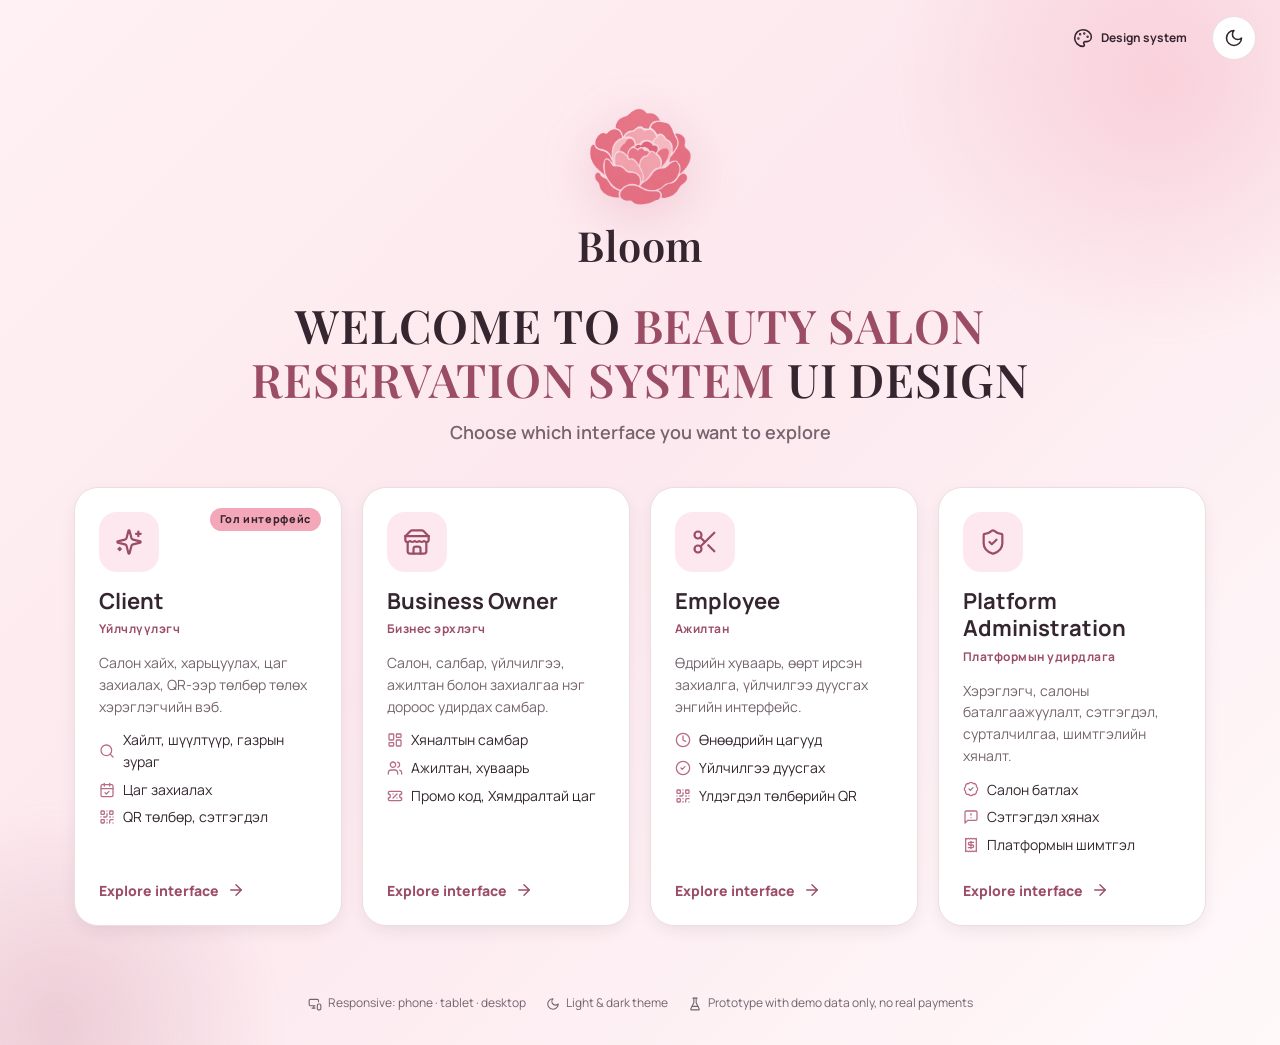
<file: index.html>
<!DOCTYPE html>
<html lang="mn">
<head>
  <meta charset="UTF-8">
  <meta name="viewport" content="width=device-width, initial-scale=1">
  <meta name="theme-color" content="#FFF9FA">
  <title>Welcome · Beauty Salon Reservation System UI</title>
  <link rel="icon" type="image/png" href="assets/logo/logo-symbol.png">

  <link rel="preconnect" href="https://fonts.googleapis.com">
  <link rel="preconnect" href="https://fonts.gstatic.com" crossorigin>
  <link rel="stylesheet" href="https://fonts.googleapis.com/css2?family=Manrope:wght@400;500;600;700;800&family=Playfair+Display:wght@500;600;700&display=swap">

  <script src="assets/js/theme.js"></script>
  <link rel="stylesheet" href="assets/css/tokens.css">
  <link rel="stylesheet" href="assets/css/base.css">
  <link rel="stylesheet" href="assets/css/components.css">
  <link rel="stylesheet" href="assets/css/welcome.css">
</head>
<body data-base="">
  <div class="welcome">
    <div class="welcome-top">
      <a class="btn btn-ghost btn-sm" href="design-system.html"><i data-lucide="palette"></i>Design system</a>
      <span id="theme-slot"></span>
    </div>

    <main class="welcome-hero">
      <div class="welcome-logo" id="welcome-logo"></div>

      <h1 class="welcome-title">WELCOME TO <span class="accent">BEAUTY SALON RESERVATION SYSTEM</span> UI DESIGN</h1>
      <p class="welcome-sub">Choose which interface you want to explore</p>

      <div class="iface-grid">
        <a class="iface-card featured" href="client/index.html">
          <span class="iface-icon"><i data-lucide="sparkles"></i></span>
          <div>
            <h2>Client</h2>
            <span class="iface-mn">Үйлчлүүлэгч</span>
          </div>
          <p>Салон хайх, харьцуулах, цаг захиалах, QR-ээр төлбөр төлөх хэрэглэгчийн вэб.</p>
          <ul>
            <li><i data-lucide="search"></i>Хайлт, шүүлтүүр, газрын зураг</li>
            <li><i data-lucide="calendar-check"></i>Цаг захиалах</li>
            <li><i data-lucide="qr-code"></i>QR төлбөр, сэтгэгдэл</li>
          </ul>
          <span class="iface-cta">Explore interface <i data-lucide="arrow-right"></i></span>
        </a>

        <a class="iface-card" href="business/index.html">
          <span class="iface-icon"><i data-lucide="store"></i></span>
          <div>
            <h2>Business Owner</h2>
            <span class="iface-mn">Бизнес эрхлэгч</span>
          </div>
          <p>Салон, салбар, үйлчилгээ, ажилтан болон захиалгаа нэг дороос удирдах самбар.</p>
          <ul>
            <li><i data-lucide="layout-dashboard"></i>Хяналтын самбар</li>
            <li><i data-lucide="users"></i>Ажилтан, хуваарь</li>
            <li><i data-lucide="ticket-percent"></i>Промо код, Хямдралтай цаг</li>
          </ul>
          <span class="iface-cta">Explore interface <i data-lucide="arrow-right"></i></span>
        </a>

        <a class="iface-card" href="employee/index.html">
          <span class="iface-icon"><i data-lucide="scissors"></i></span>
          <div>
            <h2>Employee</h2>
            <span class="iface-mn">Ажилтан</span>
          </div>
          <p>Өдрийн хуваарь, өөрт ирсэн захиалга, үйлчилгээ дуусгах энгийн интерфейс.</p>
          <ul>
            <li><i data-lucide="clock"></i>Өнөөдрийн цагууд</li>
            <li><i data-lucide="circle-check"></i>Үйлчилгээ дуусгах</li>
            <li><i data-lucide="qr-code"></i>Үлдэгдэл төлбөрийн QR</li>
          </ul>
          <span class="iface-cta">Explore interface <i data-lucide="arrow-right"></i></span>
        </a>

        <a class="iface-card" href="admin/index.html">
          <span class="iface-icon"><i data-lucide="shield-check"></i></span>
          <div>
            <h2>Platform Administration</h2>
            <span class="iface-mn">Платформын удирдлага</span>
          </div>
          <p>Хэрэглэгч, салоны баталгаажуулалт, сэтгэгдэл, сурталчилгаа, шимтгэлийн хяналт.</p>
          <ul>
            <li><i data-lucide="badge-check"></i>Салон батлах</li>
            <li><i data-lucide="message-square-warning"></i>Сэтгэгдэл хянах</li>
            <li><i data-lucide="receipt"></i>Платформын шимтгэл</li>
          </ul>
          <span class="iface-cta">Explore interface <i data-lucide="arrow-right"></i></span>
        </a>
      </div>
    </main>

    <footer class="welcome-foot">
      <span><i data-lucide="monitor-smartphone"></i>Responsive: phone · tablet · desktop</span>
      <span><i data-lucide="moon"></i>Light &amp; dark theme</span>
      <span><i data-lucide="flask-conical"></i>Prototype with demo data only, no real payments</span>
    </footer>
  </div>

  <script src="assets/vendor/lucide.min.js"></script>
  <script src="assets/js/ui.js"></script>
  <script>
    document.getElementById("welcome-logo").innerHTML = UI.logo({ href: "index.html" });
    document.getElementById("theme-slot").outerHTML = UI.themeToggle();
    UI.icons();
  </script>
</body>
</html>
</file>
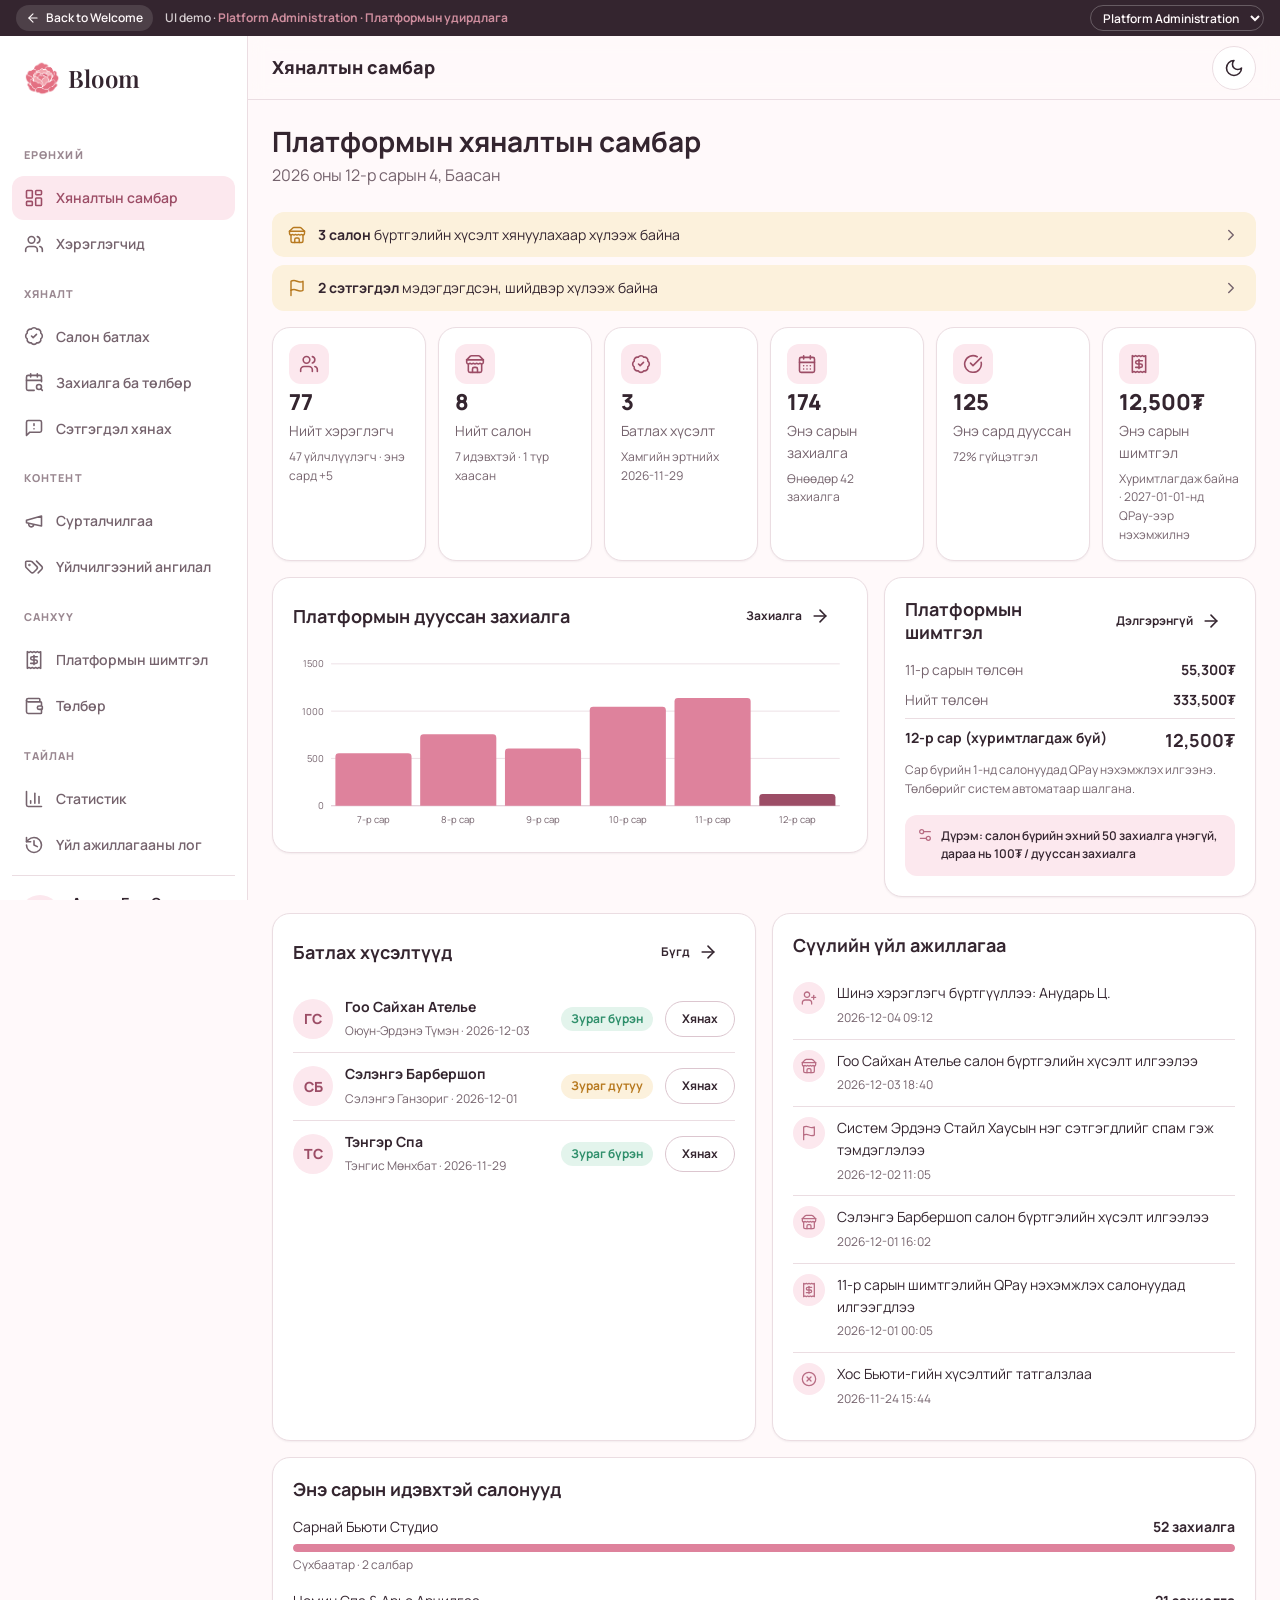
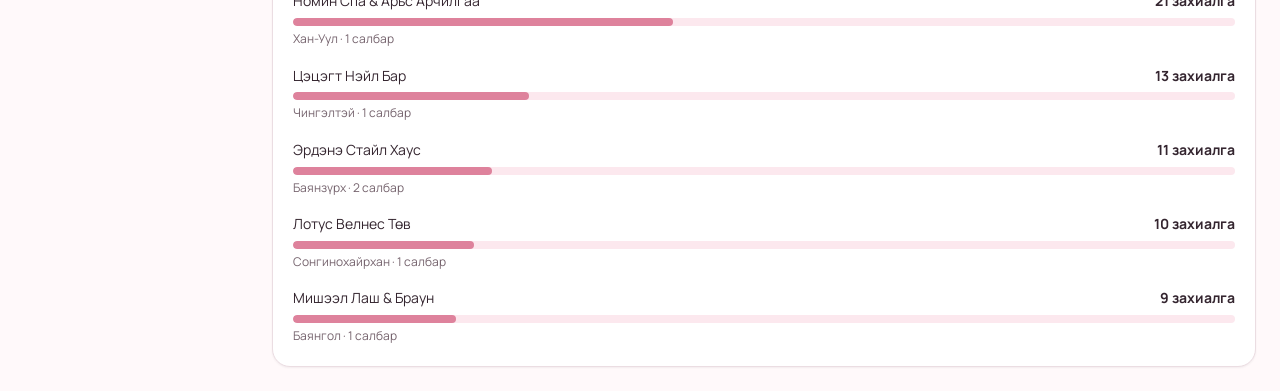
<file: admin/index.html>
<!DOCTYPE html>
<html lang="mn">
<head>
  <meta charset="UTF-8">
  <meta name="viewport" content="width=device-width, initial-scale=1">
  <meta name="theme-color" content="#FFF9FA">
  <title>Платформын удирдлага · Beauty Salon UI</title>
  <link rel="icon" type="image/png" href="../assets/logo/logo-symbol.png">

  <link rel="preconnect" href="https://fonts.googleapis.com">
  <link rel="preconnect" href="https://fonts.gstatic.com" crossorigin>
  <link rel="stylesheet" href="https://fonts.googleapis.com/css2?family=Manrope:wght@400;500;600;700;800&family=Playfair+Display:wght@500;600;700&display=swap">

  <script src="../assets/js/theme.js"></script>
  <link rel="stylesheet" href="../assets/css/tokens.css">
  <link rel="stylesheet" href="../assets/css/base.css">
  <link rel="stylesheet" href="../assets/css/components.css">
  <link rel="stylesheet" href="../assets/css/layout.css">
  <link rel="stylesheet" href="../assets/css/business.css">
  <link rel="stylesheet" href="../assets/css/admin.css">
</head>
<body data-base="../">
  <!-- Pages: one <section data-page="id"> per menu item.
       Each page is rendered by its script in assets/js/admin/. -->
  <div id="pages">
    <section data-page="dashboard"></section>
    <section data-page="users"></section>
    <section data-page="salons"></section>
    <section data-page="bookings"></section>
    <section data-page="reviews"></section>
    <section data-page="ads"></section>
    <section data-page="invoices"></section>
    <section data-page="payments"></section>
    <section data-page="stats"></section>
    <section data-page="categories"></section>
    <section data-page="activity"></section>
  </div>

  <script>
    window.APP = {
      id: "admin", kind: "dashboard", title: "Platform Administration · Платформын удирдлага", phase: 5,
      user: { name: "Админ Бат-Очир", role: "Платформын удирдлага", initials: "БО" },
      nav: [
        { id: "dashboard", label: "Хяналтын самбар",      icon: "layout-dashboard", group: "Ерөнхий" },
        { id: "users",     label: "Хэрэглэгчид",          icon: "users",            group: "Ерөнхий" },
        { id: "salons",    label: "Салон батлах",         icon: "badge-check",      group: "Хяналт" },
        { id: "bookings",  label: "Захиалга ба төлбөр",   icon: "calendar-search",  group: "Хяналт" },
        { id: "reviews",   label: "Сэтгэгдэл хянах",      icon: "message-square-warning", group: "Хяналт" },
        { id: "ads",       label: "Сурталчилгаа",         icon: "megaphone",        group: "Контент" },
        { id: "categories",label: "Үйлчилгээний ангилал", icon: "tags",           group: "Контент" },
        { id: "invoices",  label: "Платформын шимтгэл", icon: "receipt",          group: "Санхүү" },
        { id: "payments",  label: "Төлбөр",               icon: "wallet",           group: "Санхүү" },
        { id: "stats",     label: "Статистик",            icon: "chart-column",     group: "Тайлан" },
        { id: "activity",  label: "Үйл ажиллагааны лог",  icon: "history",          group: "Тайлан" }
      ]
    };
  </script>
  <script src="../assets/vendor/lucide.min.js"></script>
  <script src="../assets/js/ui.js"></script>
  <!-- Shared demo data + engine. The admin reads the business owner's
       store too, so reports, invoices and the fee rule stay in sync. -->
  <script src="../assets/js/client/data.js"></script>
  <script src="../assets/js/client/data-extra.js"></script>
  <script src="../assets/js/client/engine.js"></script>
  <script src="../assets/js/business/biz-data.js"></script>
  <script src="../assets/js/business/biz-core.js"></script>
  <!-- Admin pages (must load before shell.js) -->
  <script src="../assets/js/admin/adm-data.js"></script>
  <script src="../assets/js/admin/adm-core.js"></script>
  <script src="../assets/js/admin/adm-users.js"></script>
  <script src="../assets/js/admin/adm-salons.js"></script>
  <script src="../assets/js/admin/adm-bookings.js"></script>
  <script src="../assets/js/admin/adm-reviews.js"></script>
  <script src="../assets/js/admin/adm-ads.js"></script>
  <script src="../assets/js/admin/adm-invoices.js"></script>
  <script src="../assets/js/admin/adm-extra.js"></script>
  <script src="../assets/js/shell.js"></script>
</body>
</html>
</file>
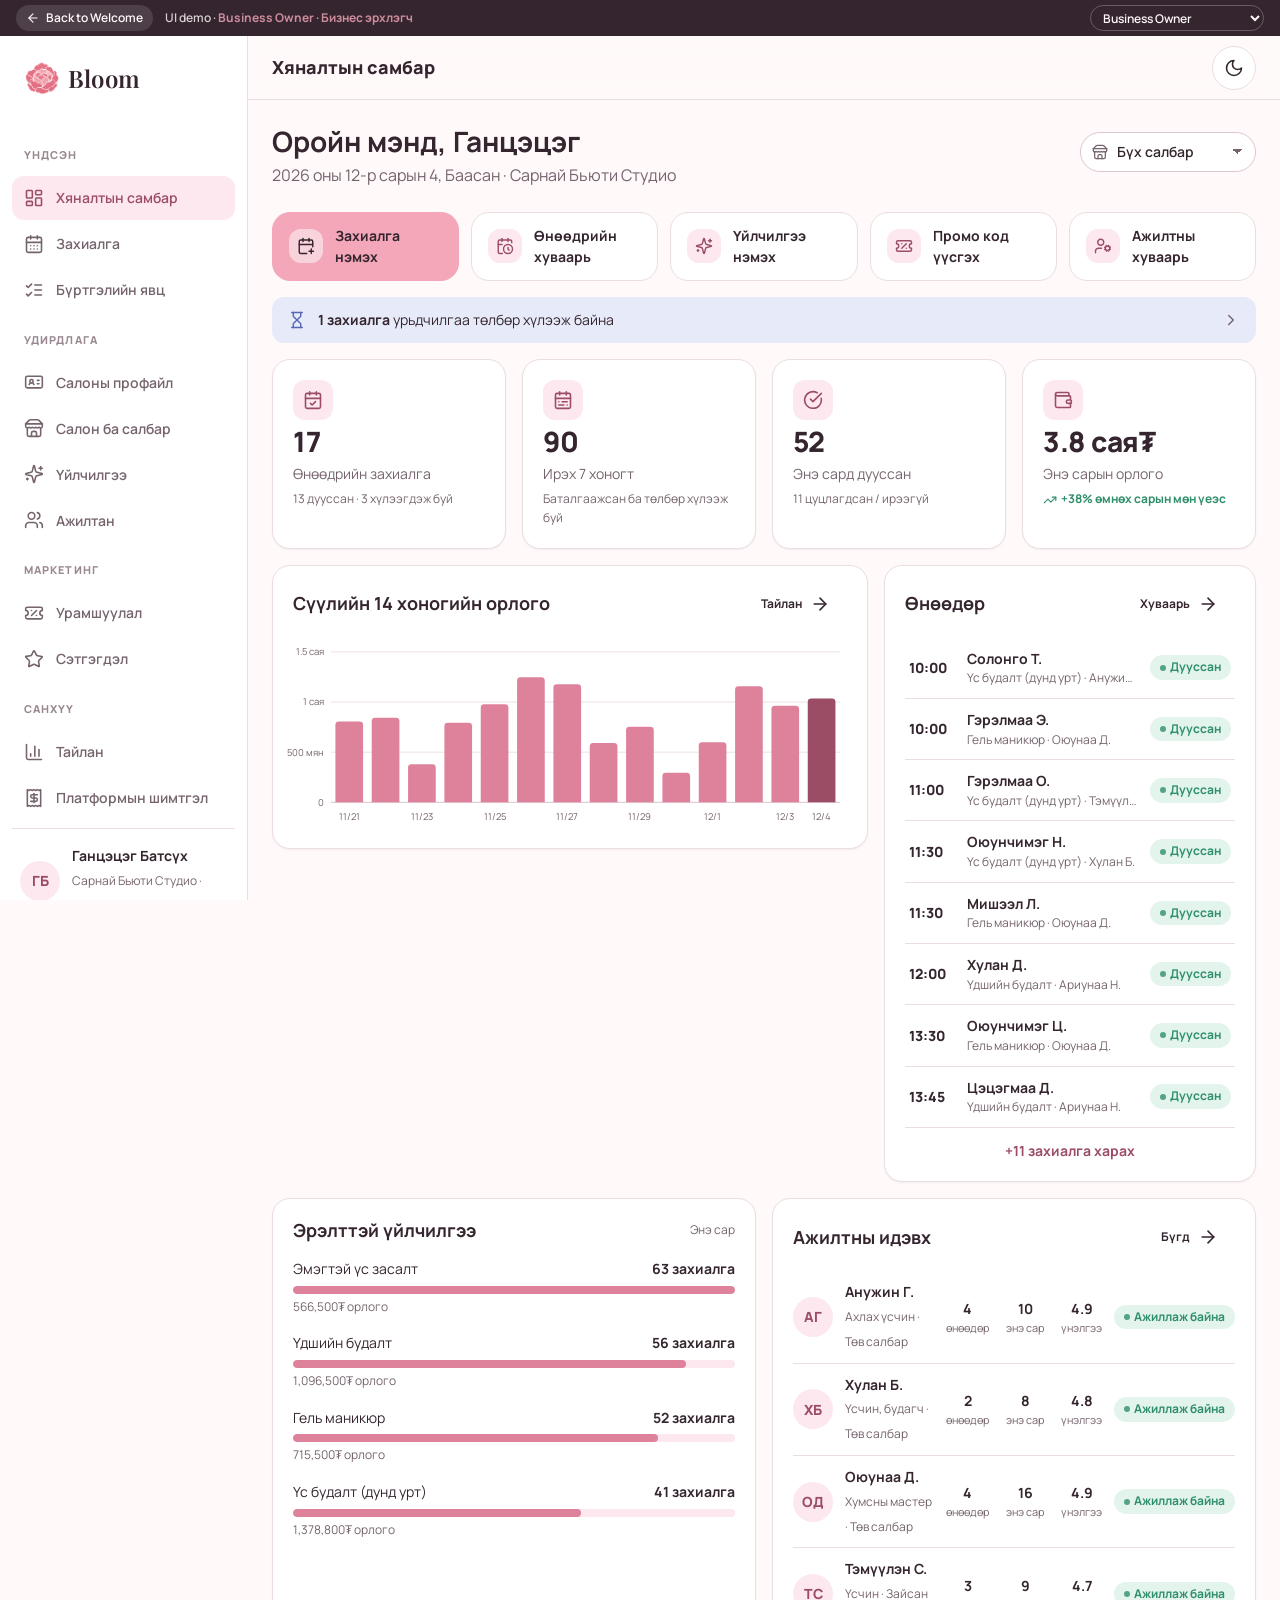
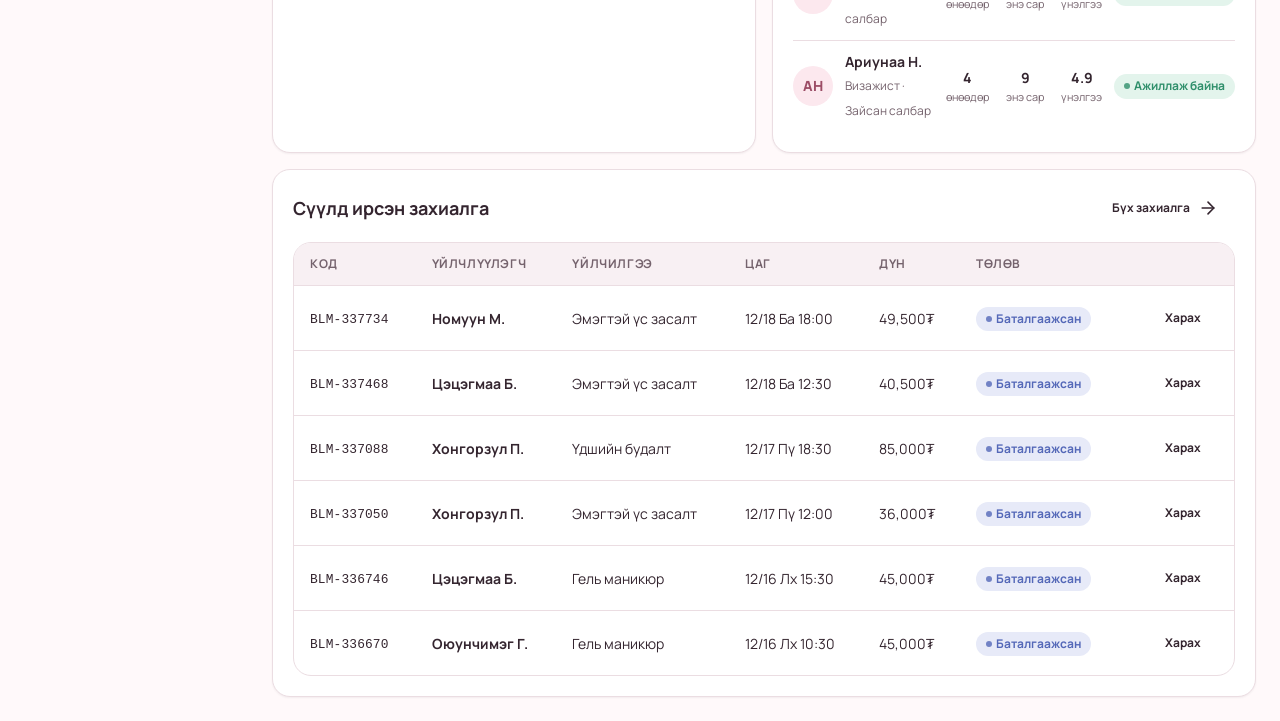
<file: business/index.html>
<!DOCTYPE html>
<html lang="mn">
<head>
  <meta charset="UTF-8">
  <meta name="viewport" content="width=device-width, initial-scale=1">
  <meta name="theme-color" content="#FFF9FA">
  <title>Бизнес эрхлэгч · Beauty Salon UI</title>
  <link rel="icon" type="image/png" href="../assets/logo/logo-symbol.png">

  <link rel="preconnect" href="https://fonts.googleapis.com">
  <link rel="preconnect" href="https://fonts.gstatic.com" crossorigin>
  <link rel="stylesheet" href="https://fonts.googleapis.com/css2?family=Manrope:wght@400;500;600;700;800&family=Playfair+Display:wght@500;600;700&display=swap">

  <script src="../assets/js/theme.js"></script>
  <link rel="stylesheet" href="../assets/css/tokens.css">
  <link rel="stylesheet" href="../assets/css/base.css">
  <link rel="stylesheet" href="../assets/css/components.css">
  <link rel="stylesheet" href="../assets/css/layout.css">
  <link rel="stylesheet" href="../assets/css/business.css">
</head>
<body data-base="../">
  <!-- Pages: one <section data-page="id"> per menu item.
       Each page is rendered by its script in assets/js/business/. -->
  <div id="pages">
    <section data-page="dashboard"></section>
    <section data-page="bookings"></section>
    <section data-page="salon"></section>
    <section data-page="services"></section>
    <section data-page="employees"></section>
    <section data-page="promotions"></section>
    <section data-page="reviews"></section>
    <section data-page="reports"></section>
    <section data-page="invoices"></section>
    <section data-page="onboarding"></section>
    <section data-page="settings"></section>
    <section data-page="register"></section>
    <section data-page="new-salon"></section>
  </div>

  <script>
    window.APP = {
      id: "business", kind: "dashboard", title: "Business Owner · Бизнес эрхлэгч", phase: 3,
      user: { name: "Ганцэцэг Батсүх", role: "Сарнай Бьюти Студио · Эзэмшигч", initials: "ГБ" },
      nav: [
        { id: "dashboard", label: "Хяналтын самбар",    icon: "layout-dashboard", group: "Үндсэн" },
        { id: "bookings",  label: "Захиалга",           icon: "calendar-days",    group: "Үндсэн" },
        { id: "onboarding",label: "Бүртгэлийн явц",     icon: "list-checks",      group: "Үндсэн" },
        { id: "settings",  label: "Салоны профайл",     icon: "id-card",          group: "Удирдлага" },
        { id: "salon",     label: "Салон ба салбар",    icon: "store",            group: "Удирдлага" },
        { id: "services",  label: "Үйлчилгээ",          icon: "sparkles",         group: "Удирдлага" },
        { id: "employees", label: "Ажилтан",            icon: "users",            group: "Удирдлага" },
        { id: "promotions",label: "Урамшуулал",         icon: "ticket-percent",   group: "Маркетинг" },
        { id: "reviews",   label: "Сэтгэгдэл",          icon: "star",             group: "Маркетинг" },
        { id: "reports",   label: "Тайлан",             icon: "chart-column",     group: "Санхүү" },
        { id: "invoices",  label: "Платформын шимтгэл", icon: "receipt",        group: "Санхүү" }
      ],
      routes: [
        { id: "register",  label: "Салоноо бүртгүүлэх", icon: "user-plus" },
        { id: "new-salon", label: "Шинэ салон нэмэх",   icon: "store" }
      ]
    };
  </script>
  <script src="../assets/vendor/lucide.min.js"></script>
  <script src="../assets/js/ui.js"></script>
  <!-- Shared demo data + engine (same salon the client sees) -->
  <script src="../assets/js/client/data.js"></script>
  <script src="../assets/js/client/data-extra.js"></script>
  <script src="../assets/js/client/engine.js"></script>
  <!-- Business pages (must load before shell.js) -->
  <script src="../assets/js/business/biz-data.js"></script>
  <script src="../assets/js/business/biz-core.js"></script>
  <script src="../assets/js/business/biz-dashboard.js"></script>
  <script src="../assets/js/business/biz-bookings.js"></script>
  <script src="../assets/js/business/biz-salon.js"></script>
  <script src="../assets/js/business/biz-services.js"></script>
  <script src="../assets/js/business/biz-employees.js"></script>
  <script src="../assets/js/business/biz-marketing.js"></script>
  <script src="../assets/js/business/biz-finance.js"></script>
  <script src="../assets/js/business/biz-extra.js"></script>
  <script src="../assets/js/shell.js"></script>
</body>
</html>
</file>
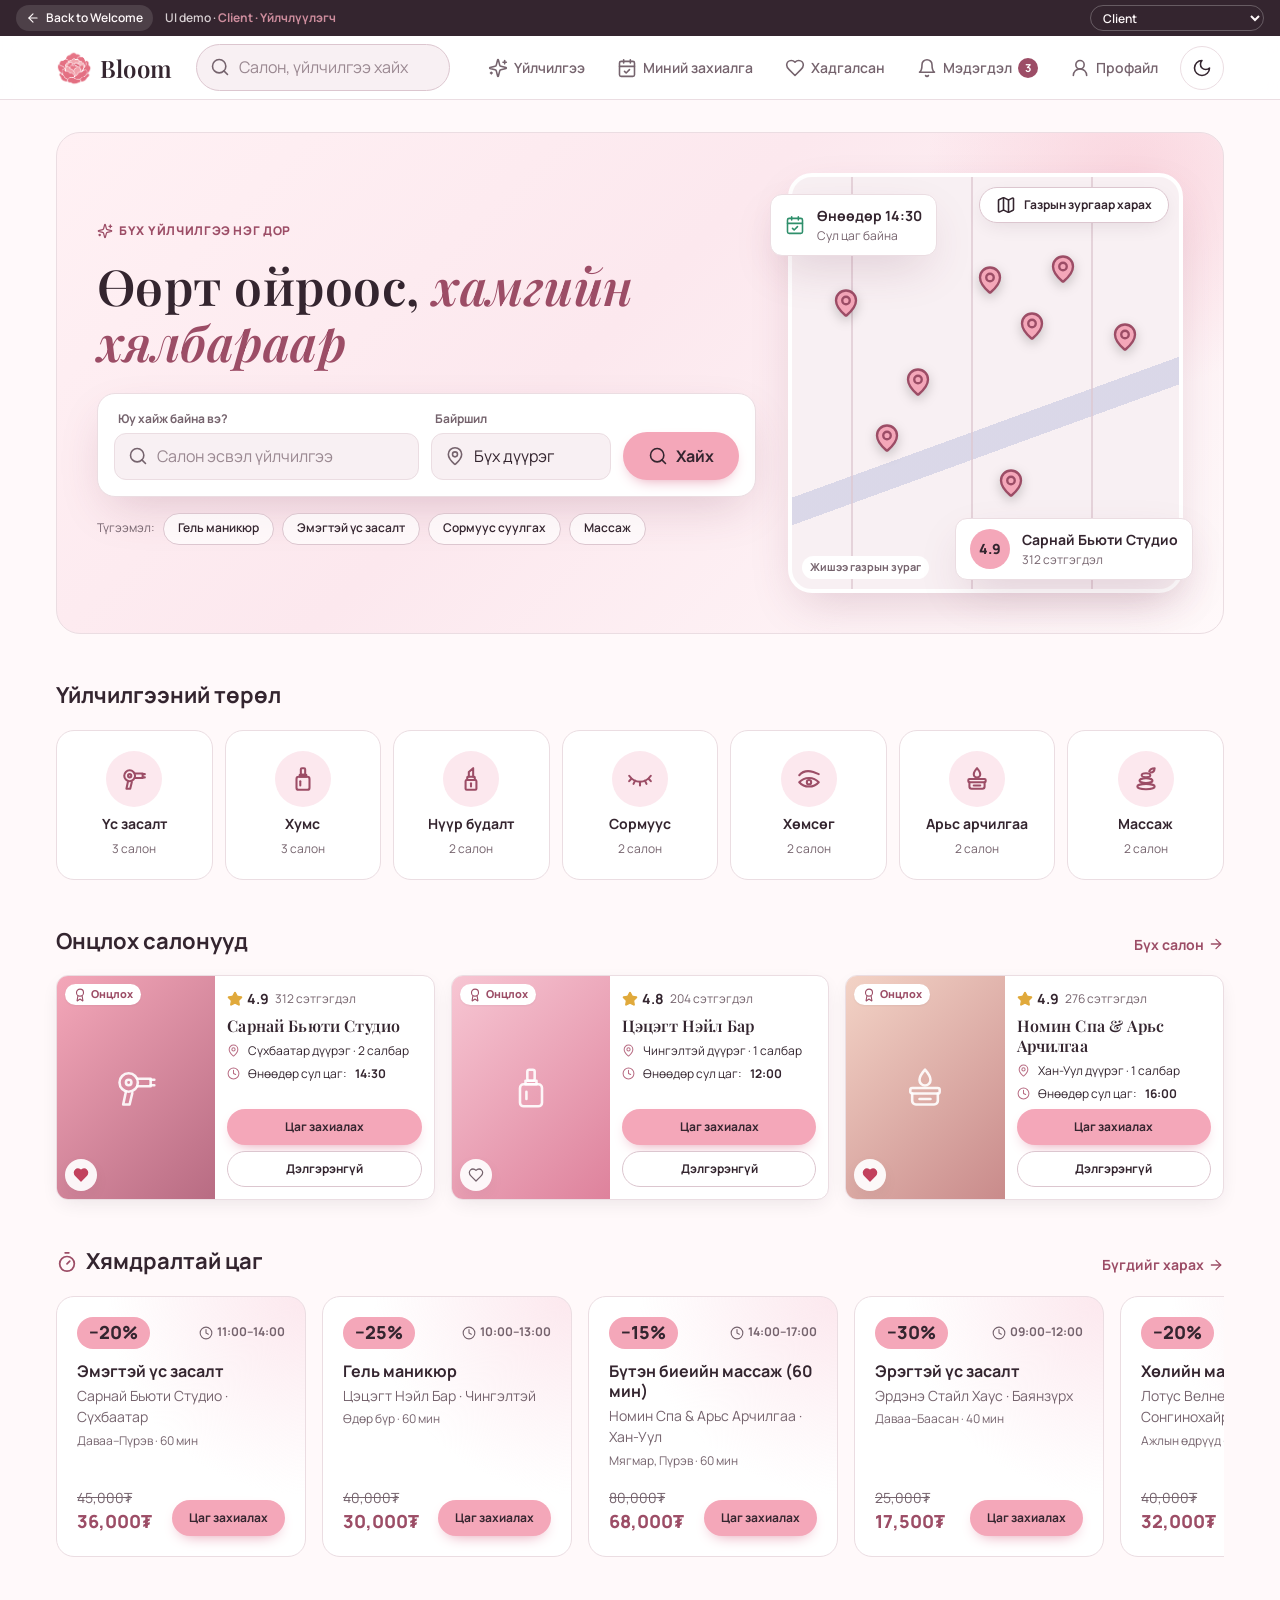
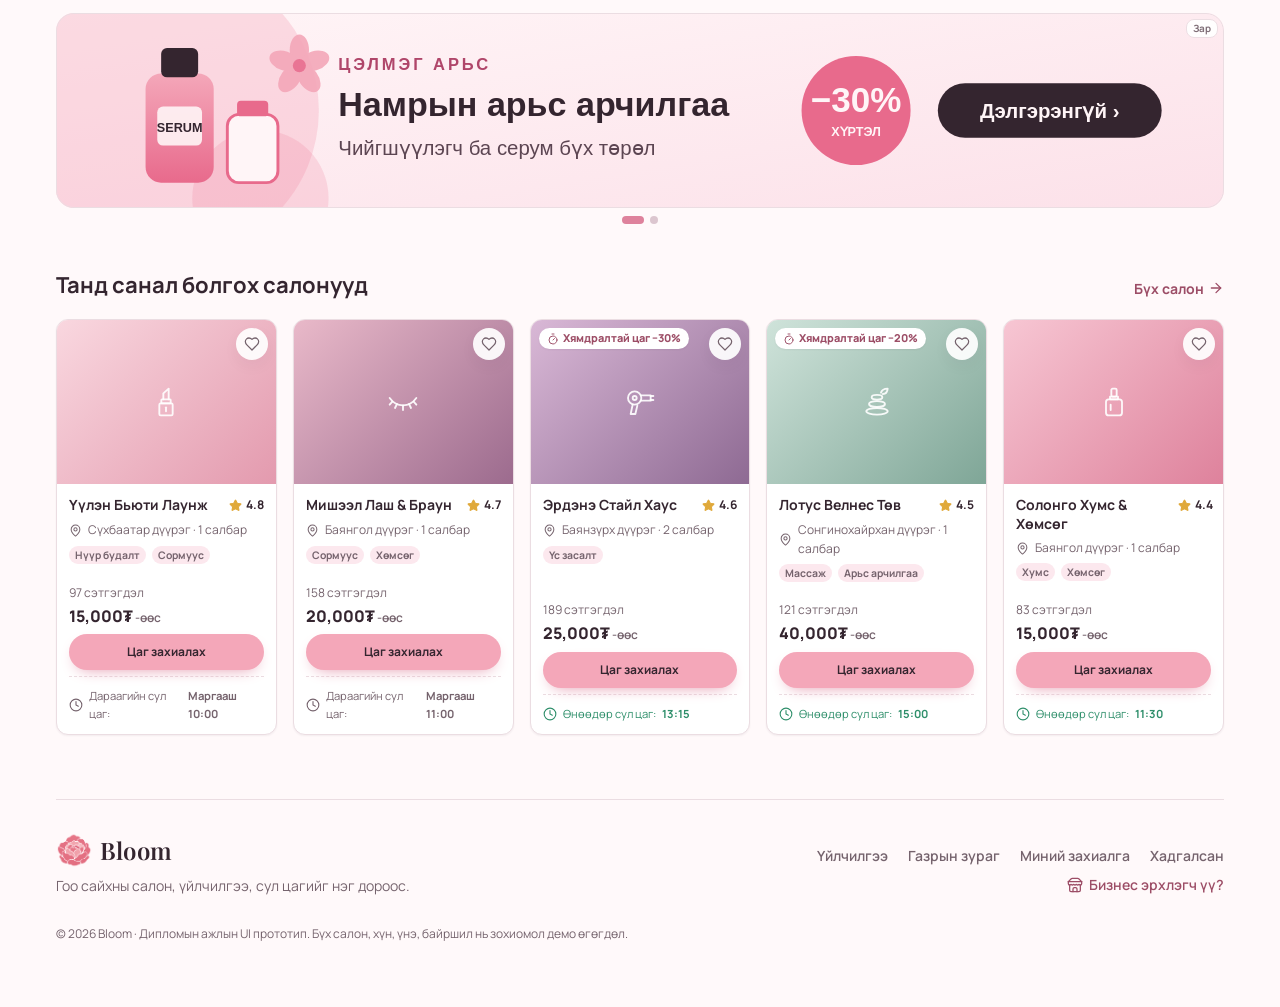
<file: client/index.html>
<!DOCTYPE html>
<html lang="mn">
<head>
  <meta charset="UTF-8">
  <meta name="viewport" content="width=device-width, initial-scale=1">
  <meta name="theme-color" content="#FFF9FA">
  <title>Bloom · Үйлчлүүлэгч</title>
  <link rel="icon" type="image/png" href="../assets/logo/logo-symbol.png">

  <link rel="preconnect" href="https://fonts.googleapis.com">
  <link rel="preconnect" href="https://fonts.gstatic.com" crossorigin>
  <link rel="stylesheet" href="https://fonts.googleapis.com/css2?family=Manrope:wght@400;500;600;700;800&family=Playfair+Display:ital,wght@0,500;0,600;0,700;1,500;1,600&display=swap">

  <script src="../assets/js/theme.js"></script>
  <link rel="stylesheet" href="../assets/css/tokens.css">
  <link rel="stylesheet" href="../assets/css/base.css">
  <link rel="stylesheet" href="../assets/css/components.css">
  <link rel="stylesheet" href="../assets/css/layout.css">
  <link rel="stylesheet" href="../assets/css/client.css">
  <link rel="stylesheet" href="../assets/css/client-pages.css">
</head>
<body data-base="../" class="client-body">
  <!-- One <section data-page="id"> per page. Pages are rendered by
       assets/js/client/client.js; pages not built yet show a
       "next step" placeholder from shell.js. -->
  <div id="pages">
    <section data-page="home"></section>
    <section data-page="salons"></section>
    <section data-page="salon"></section>
    <section data-page="book"></section>
    <section data-page="pay"></section>
    <section data-page="favorites"></section>
    <section data-page="bookings"></section>
    <section data-page="notifications"></section>
    <section data-page="profile"></section>
    <section data-page="login"></section>
  </div>

  <script>
    window.APP = {
      id: "client", kind: "client", title: "Client · Үйлчлүүлэгч", phase: 2,
      home: "home",   /* the logo opens this page */
      user: { name: "Номин-Эрдэнэ Батболд", role: "Үйлчлүүлэгч", initials: "НБ" },
      nav: [
        { id: "salons",    label: "Үйлчилгээ",      icon: "sparkles" },
        { id: "bookings",  label: "Миний захиалга", icon: "calendar-check", short: "Захиалга" },
        { id: "favorites", label: "Хадгалсан",      icon: "heart" },
        { id: "notifications", label: "Мэдэгдэл",  icon: "bell" },
        { id: "profile",   label: "Профайл",        icon: "user-round" }
      ],
      /* Pages reachable by links but not shown in the menu */
      routes: [
        { id: "home",  label: "Нүүр", icon: "house" },
        { id: "map",   label: "Газрын зураг", icon: "map", redirect: "salons?view=map" },
        { id: "salon", label: "Салоны дэлгэрэнгүй", icon: "store", parent: "salons" },
        { id: "book",  label: "Цаг захиалах", icon: "calendar-check", parent: "salons" },
        { id: "pay",   label: "Урьдчилгаа төлөх", icon: "qr-code", parent: "bookings" },
        { id: "login", label: "Нэвтрэх", icon: "log-in" }
      ],
      bottomNav: ["salons", "bookings", "favorites", "profile"]
    };
  </script>
  <script src="../assets/vendor/lucide.min.js"></script>
  <script src="../assets/js/ui.js"></script>
  <script src="../assets/js/client/data.js"></script>
  <script src="../assets/js/client/data-extra.js"></script>
  <script src="../assets/js/client/engine.js"></script>
  <script src="../assets/js/client/client.js"></script>
  <script src="../assets/js/client/discover.js"></script>
  <script src="../assets/js/client/salon.js"></script>
  <script src="../assets/js/client/booking.js"></script>
  <script src="../assets/js/client/pay.js"></script>
  <script src="../assets/js/client/account.js"></script>
  <script src="../assets/js/client/notifications.js"></script>
  <script src="../assets/js/client/auth.js"></script>
  <script src="../assets/js/shell.js"></script>
</body>
</html>
</file>
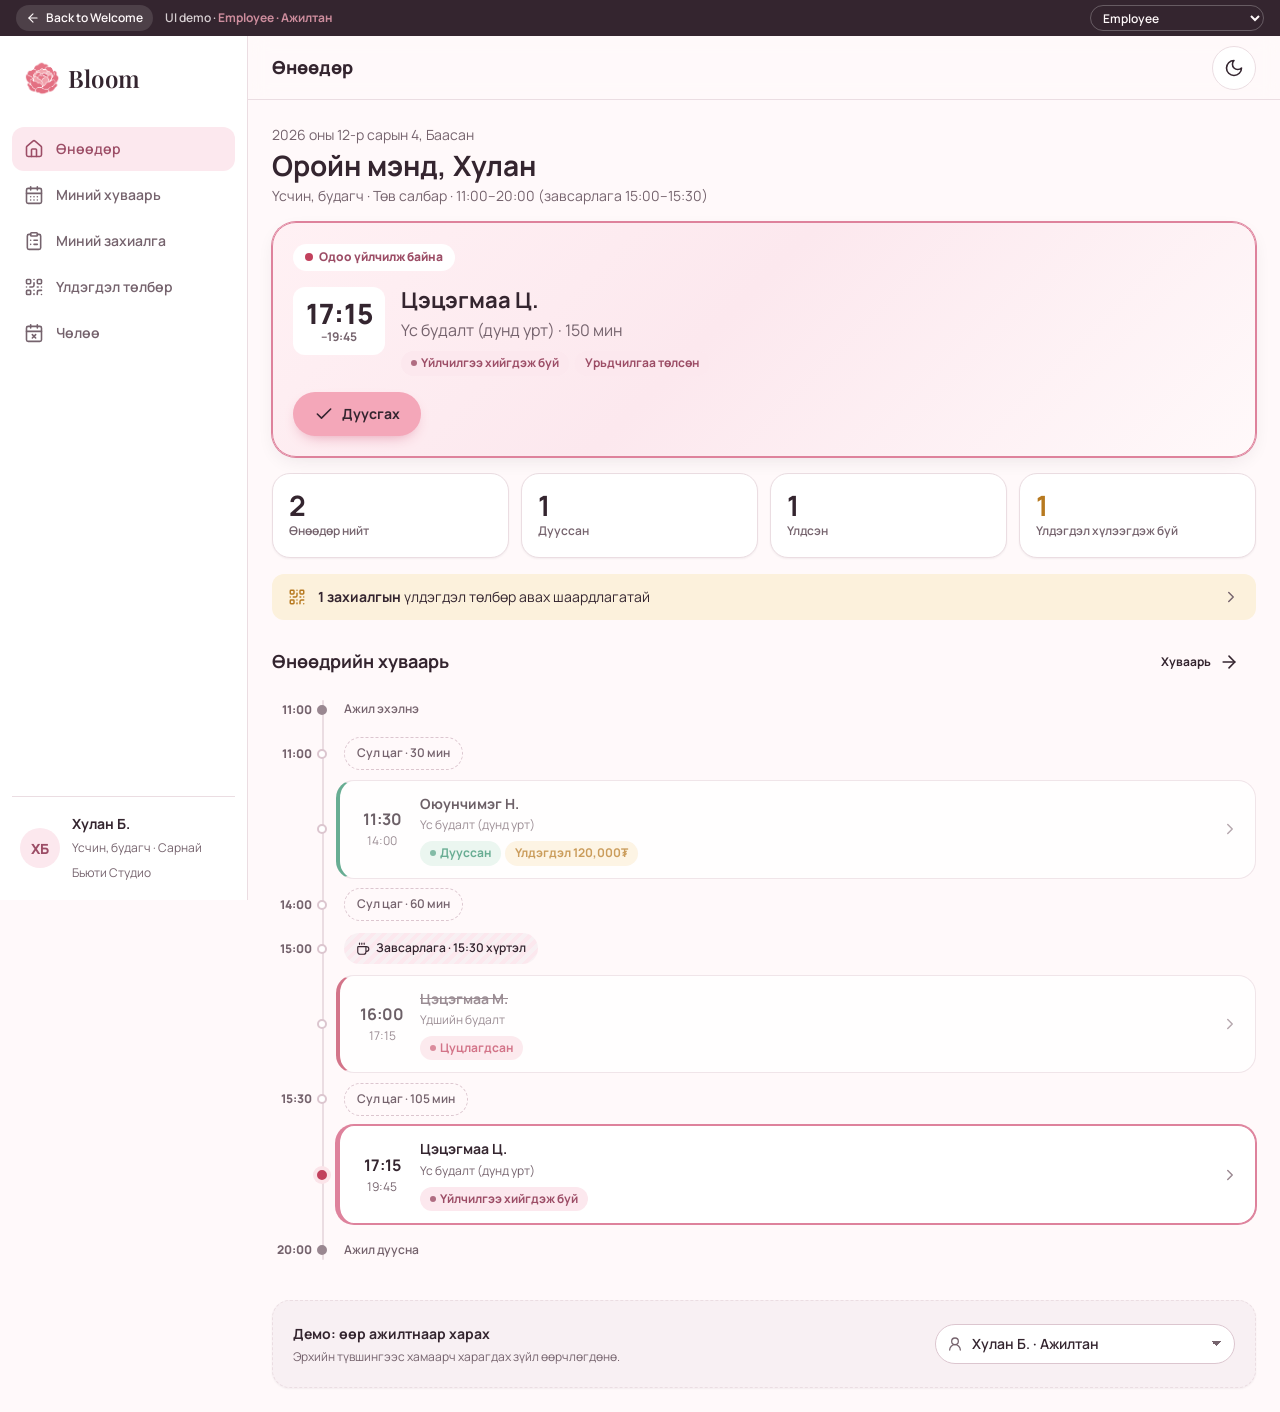
<file: employee/index.html>
<!DOCTYPE html>
<html lang="mn">
<head>
  <meta charset="UTF-8">
  <meta name="viewport" content="width=device-width, initial-scale=1">
  <meta name="theme-color" content="#FFF9FA">
  <title>Ажилтан · Beauty Salon UI</title>
  <link rel="icon" type="image/png" href="../assets/logo/logo-symbol.png">

  <link rel="preconnect" href="https://fonts.googleapis.com">
  <link rel="preconnect" href="https://fonts.gstatic.com" crossorigin>
  <link rel="stylesheet" href="https://fonts.googleapis.com/css2?family=Manrope:wght@400;500;600;700;800&family=Playfair+Display:wght@500;600;700&display=swap">

  <script src="../assets/js/theme.js"></script>
  <link rel="stylesheet" href="../assets/css/tokens.css">
  <link rel="stylesheet" href="../assets/css/base.css">
  <link rel="stylesheet" href="../assets/css/components.css">
  <link rel="stylesheet" href="../assets/css/layout.css">
  <link rel="stylesheet" href="../assets/css/business.css">
  <link rel="stylesheet" href="../assets/css/employee.css">
</head>
<body data-base="../">
  <!-- Pages: one <section data-page="id"> per menu item (rendered by assets/js/employee/). -->
  <div id="pages">
    <section data-page="today"></section>
    <section data-page="schedule"></section>
    <section data-page="bookings"></section>
    <section data-page="payment"></section>
    <section data-page="time-off"></section>
    <section data-page="calendar"></section>
    <section data-page="reports"></section>
  </div>

  <script src="../assets/vendor/lucide.min.js"></script>
  <script src="../assets/js/ui.js"></script>
  <!-- Same demo store as the business owner (bloom-biz) -->
  <script src="../assets/js/client/data.js"></script>
  <script src="../assets/js/client/data-extra.js"></script>
  <script src="../assets/js/client/engine.js"></script>
  <script src="../assets/js/business/biz-data.js"></script>
  <script src="../assets/js/business/biz-core.js"></script>
  <script src="../assets/js/employee/emp-core.js"></script>
  <script>
    /* The signed-in specialist comes from the shared store (demo switch on the Today page) */
    (function () {
      var e = EMP.me();
      window.APP = {
        id: "employee", kind: "dashboard", title: "Employee · Ажилтан", phase: 4,
        user: { name: e.name, role: e.role + " · " + BIZ.state.salon.name, initials: e.initials, photo: e.photo },
        nav: [
          { id: "today",    label: "Өнөөдөр",          icon: "house" },
          { id: "schedule", label: "Миний хуваарь",    icon: "calendar-days",  short: "Хуваарь" },
          { id: "bookings", label: "Миний захиалга",   icon: "clipboard-list", short: "Захиалга" },
          { id: "payment",  label: "Үлдэгдэл төлбөр",  icon: "qr-code",        short: "Төлбөр" },
          { id: "time-off", label: "Чөлөө",            icon: "calendar-x",     short: "Чөлөө" }
        ].concat(e.access === "manager" ? [
          { id: "calendar", label: "Салбарын календарь", icon: "calendar-range", group: "Менежер" },
          { id: "reports",  label: "Тайлан",             icon: "chart-column",   group: "Менежер" }
        ] : []),
        bottomNav: ["today", "schedule", "bookings", "payment"]
      };
    })();
  </script>
  <script src="../assets/js/employee/emp-pages.js"></script>
  <script src="../assets/js/employee/emp-pay.js"></script>
  <script src="../assets/js/employee/emp-extra.js"></script>
  <script src="../assets/js/shell.js"></script>
</body>
</html>
</file>
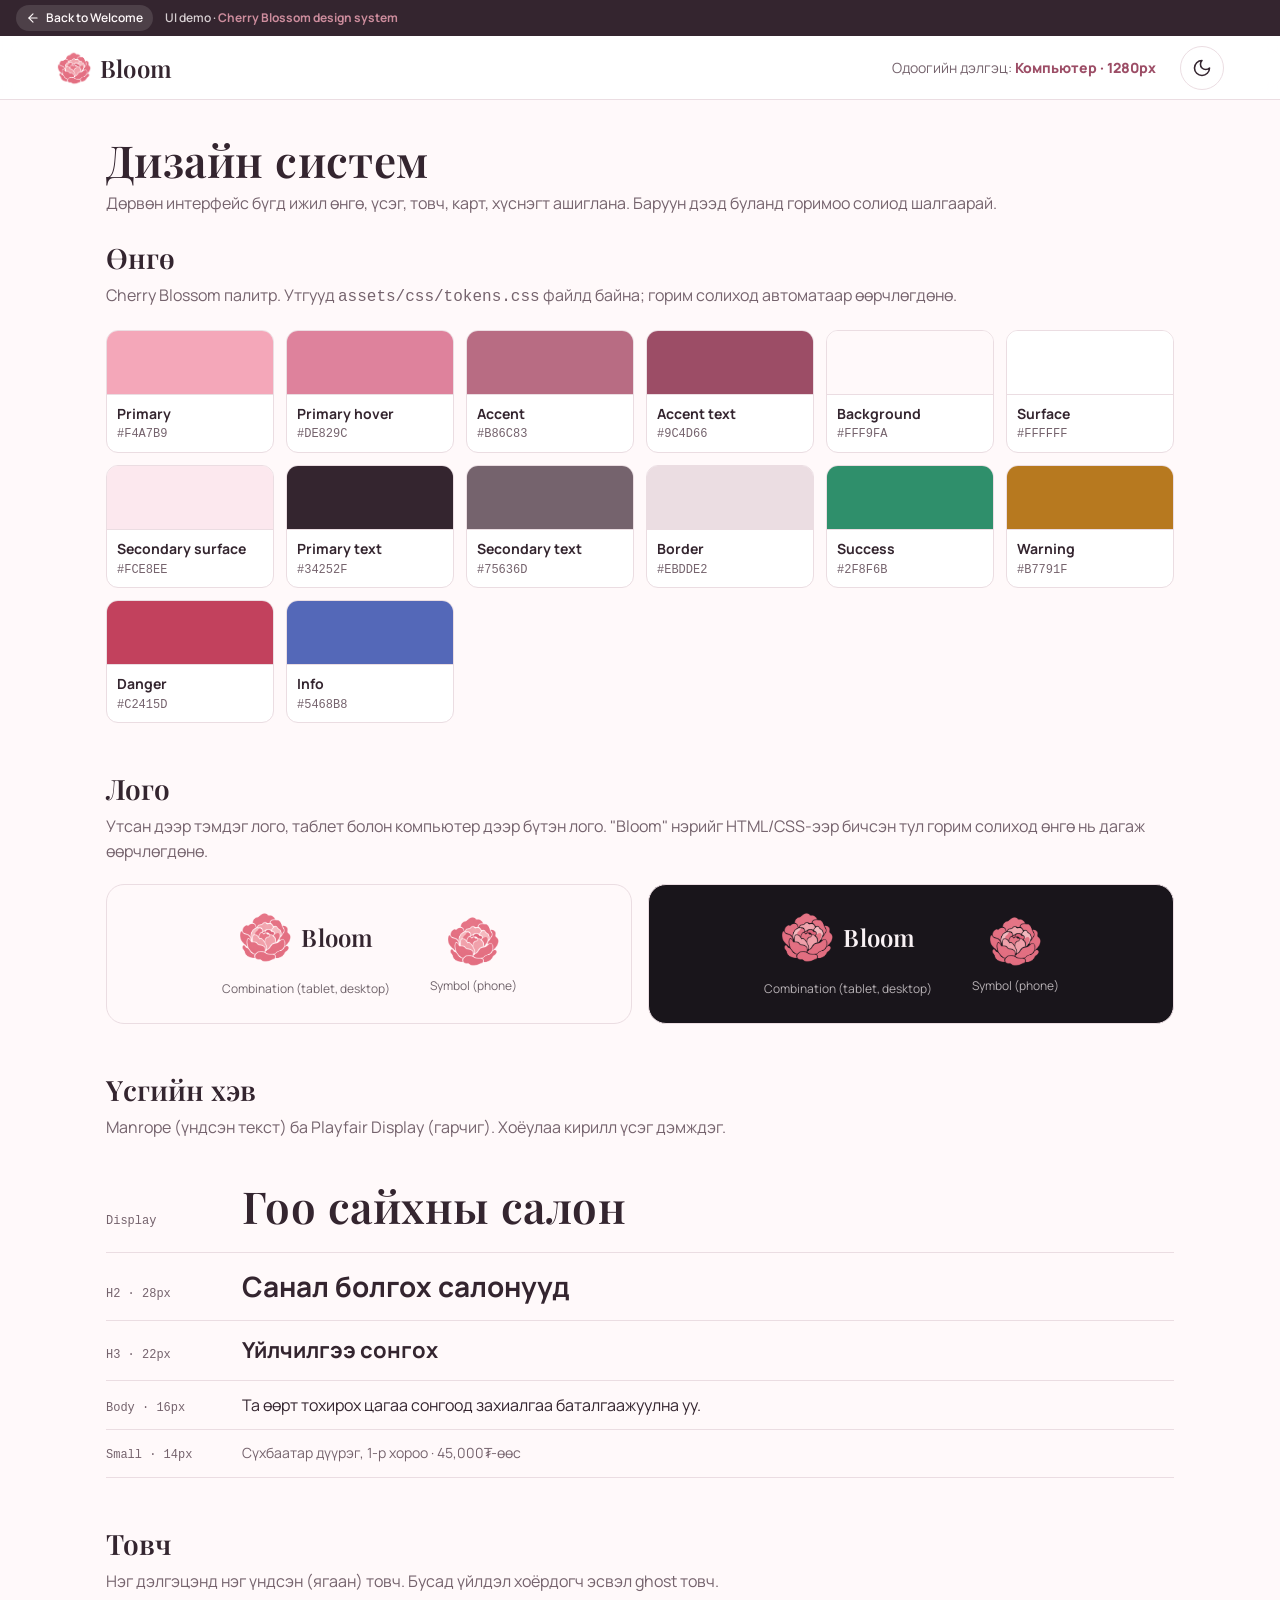
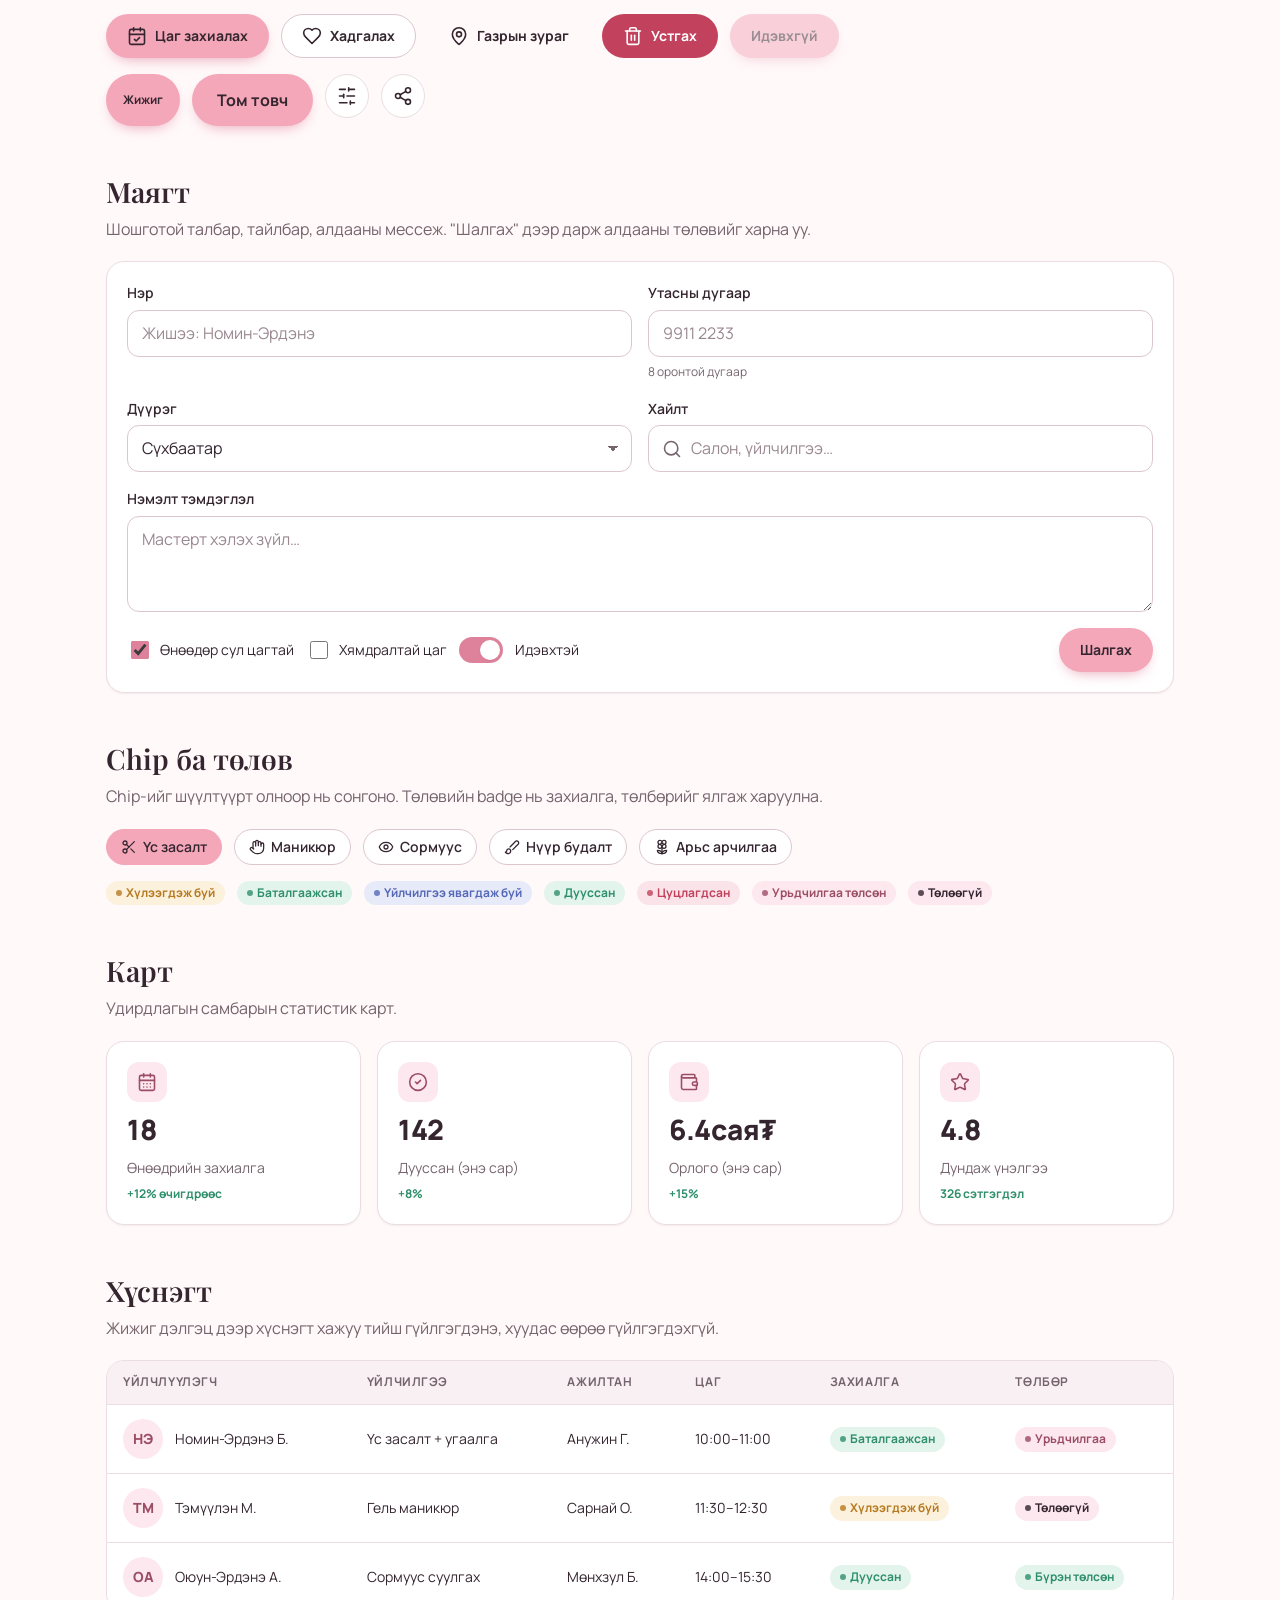
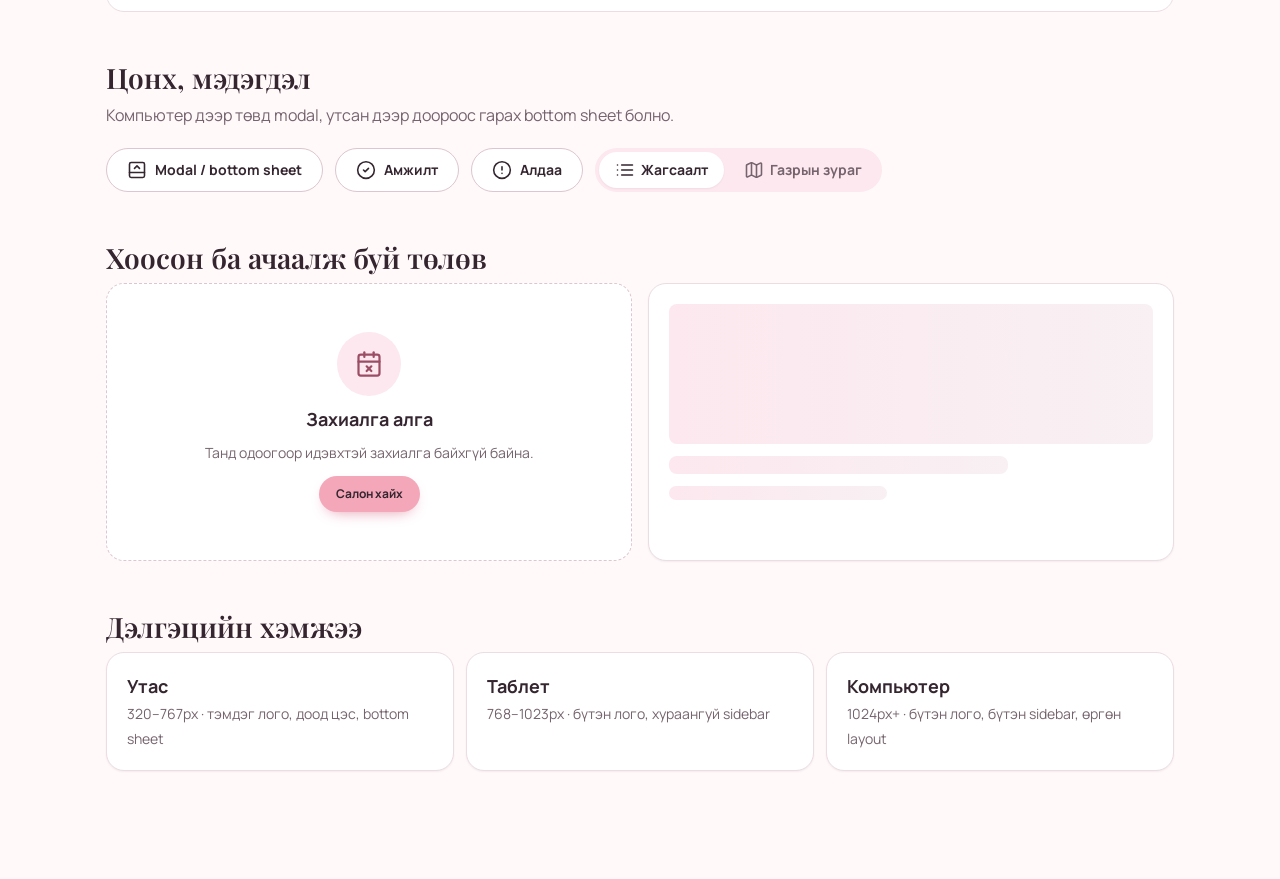
<file: design-system.html>
<!DOCTYPE html>
<html lang="mn">
<head>
  <meta charset="UTF-8">
  <meta name="viewport" content="width=device-width, initial-scale=1">
  <meta name="theme-color" content="#FFF9FA">
  <title>Design system · Beauty Salon UI</title>
  <link rel="icon" type="image/png" href="assets/logo/logo-symbol.png">

  <link rel="preconnect" href="https://fonts.googleapis.com">
  <link rel="preconnect" href="https://fonts.gstatic.com" crossorigin>
  <link rel="stylesheet" href="https://fonts.googleapis.com/css2?family=Manrope:wght@400;500;600;700;800&family=Playfair+Display:wght@500;600;700&display=swap">

  <script src="assets/js/theme.js"></script>
  <link rel="stylesheet" href="assets/css/tokens.css">
  <link rel="stylesheet" href="assets/css/base.css">
  <link rel="stylesheet" href="assets/css/components.css">
  <link rel="stylesheet" href="assets/css/layout.css">
  <style>
    .ds { max-width: 1100px; margin: 0 auto; padding: var(--sp-8) var(--sp-4) var(--sp-16); }
    .ds section { margin-bottom: var(--sp-12); }
    .ds h2 { font-family: var(--font-display); font-weight: 600; margin-bottom: var(--sp-2); }
    .ds .lead { color: var(--text-2); margin-bottom: var(--sp-5); }
    .swatches { display: grid; gap: var(--sp-3); grid-template-columns: repeat(auto-fill, minmax(150px, 1fr)); }
    .swatch { border: 1px solid var(--border); border-radius: var(--r-md); overflow: hidden; background: var(--surface); }
    .swatch .chip-color { height: 64px; border-bottom: 1px solid var(--border); }
    .swatch div:last-child { padding: 8px 10px; font-size: var(--fs-xs); }
    .swatch b { display: block; font-size: var(--fs-sm); }
    .swatch code { color: var(--text-2); }
    .type-row { display: flex; align-items: baseline; gap: var(--sp-4); padding: var(--sp-3) 0; border-bottom: 1px solid var(--border); flex-wrap: wrap; }
    .type-row code { width: 120px; color: var(--text-2); font-size: var(--fs-xs); }
    .logo-box { display: flex; align-items: center; justify-content: center; min-height: 140px; border-radius: var(--r-lg); border: 1px solid var(--border); }
    .logo-box.light { background: #FFF9FA; color: #34252F; }
    .logo-box.dark { background: #19151B; color: #F9F2F5; }
    .logo-box.dark .logo, .logo-box.light .logo { color: inherit; }
    .logo-box.dark .logo-word span { color: #C2B1BC; }
    .logo-box.light .logo-word span { color: #75636D; }
    .logo-box .logo img { height: 56px; }
    .logo-box .sym { height: 56px; margin: 0 auto; }
    .logo-box { padding: var(--sp-6); }
    .bp { display: grid; gap: var(--sp-3); grid-template-columns: repeat(3, minmax(0, 1fr)); }
    @media (max-width: 767px) { .bp { grid-template-columns: 1fr; } }
    .bp .card b { display: block; font-size: var(--fs-lg); }
    .now-bp { font-weight: 800; color: var(--accent-strong); }
  </style>
</head>
<body data-base="">
  <div class="demo-bar">
    <a class="back-link" href="index.html"><i data-lucide="arrow-left"></i>Back to Welcome</a>
    <span class="demo-label">UI demo · <b>Cherry Blossom design system</b></span>
    <span class="spacer"></span>
  </div>

  <header class="app-header"><div class="inner">
    <span id="ds-logo"></span>
    <span class="spacer"></span>
    <span class="small muted hide-mobile">Одоогийн дэлгэц: <span class="now-bp" id="bp-now"></span></span>
    <span id="theme-slot"></span>
  </div></header>

  <main class="ds">
    <div class="page-head">
      <div>
        <h1 class="display">Дизайн систем</h1>
        <p>Дөрвөн интерфейс бүгд ижил өнгө, үсэг, товч, карт, хүснэгт ашиглана. Баруун дээд буланд горимоо солиод шалгаарай.</p>
      </div>
    </div>

    <!-- Colours -->
    <section>
      <h2>Өнгө</h2>
      <p class="lead">Cherry Blossom палитр. Утгууд <code>assets/css/tokens.css</code> файлд байна; горим солиход автоматаар өөрчлөгдөнө.</p>
      <div class="swatches" id="swatches"></div>
    </section>

    <!-- Logo -->
    <section>
      <h2>Лого</h2>
      <p class="lead">Утсан дээр тэмдэг лого, таблет болон компьютер дээр бүтэн лого. "Bloom" нэрийг HTML/CSS-ээр бичсэн тул горим солиход өнгө нь дагаж өөрчлөгдөнө.</p>
      <div class="grid grid-2">
        <div class="logo-box light" id="logo-light"></div>
        <div class="logo-box dark" id="logo-dark"></div>
      </div>
    </section>

    <!-- Typography -->
    <section>
      <h2>Үсгийн хэв</h2>
      <p class="lead">Manrope (үндсэн текст) ба Playfair Display (гарчиг). Хоёулаа кирилл үсэг дэмждэг.</p>
      <div class="type-row"><code>Display</code><span class="display" style="font-size:var(--fs-3xl)">Гоо сайхны салон</span></div>
      <div class="type-row"><code>H2 · 28px</code><span style="font-size:var(--fs-2xl);font-weight:700">Санал болгох салонууд</span></div>
      <div class="type-row"><code>H3 · 22px</code><span style="font-size:var(--fs-xl);font-weight:700">Үйлчилгээ сонгох</span></div>
      <div class="type-row"><code>Body · 16px</code><span>Та өөрт тохирох цагаа сонгоод захиалгаа баталгаажуулна уу.</span></div>
      <div class="type-row"><code>Small · 14px</code><span class="small muted">Сүхбаатар дүүрэг, 1-р хороо · 45,000₮-өөс</span></div>
    </section>

    <!-- Buttons -->
    <section>
      <h2>Товч</h2>
      <p class="lead">Нэг дэлгэцэнд нэг үндсэн (ягаан) товч. Бусад үйлдэл хоёрдогч эсвэл ghost товч.</p>
      <div class="row-wrap">
        <button class="btn btn-primary" data-toast="Цаг захиалга амжилттай үүслээ"><i data-lucide="calendar-check"></i>Цаг захиалах</button>
        <button class="btn btn-secondary" data-toast="Хадгалсан салонд нэмэгдлээ"><i data-lucide="heart"></i>Хадгалах</button>
        <button class="btn btn-ghost" data-toast="Газрын зураг 2-р шатанд нэмэгдэнэ" data-type="info"><i data-lucide="map-pin"></i>Газрын зураг</button>
        <button class="btn btn-danger" id="demo-delete"><i data-lucide="trash-2"></i>Устгах</button>
        <button class="btn btn-primary" disabled>Идэвхгүй</button>
      </div>
      <div class="row-wrap mt-4">
        <button class="btn btn-primary btn-sm" data-toast="Жижиг товч дарагдлаа" data-type="info">Жижиг</button>
        <button class="btn btn-primary btn-lg" data-toast="Том товч дарагдлаа" data-type="info">Том товч</button>
        <button class="icon-btn" aria-label="Шүүлтүүр" data-toast="Шүүлтүүр 2-р шатанд нэмэгдэнэ" data-type="info"><i data-lucide="sliders-horizontal"></i></button>
        <button class="icon-btn" aria-label="Хуваалцах" data-toast="Холбоос хуулагдлаа"><i data-lucide="share-2"></i></button>
      </div>
    </section>

    <!-- Forms -->
    <section>
      <h2>Маягт</h2>
      <p class="lead">Шошготой талбар, тайлбар, алдааны мессеж. "Шалгах" дээр дарж алдааны төлөвийг харна уу.</p>
      <form class="card grid grid-2" id="demo-form" novalidate>
        <div class="field">
          <label for="f-name">Нэр</label>
          <input class="input" id="f-name" placeholder="Жишээ: Номин-Эрдэнэ">
          <span class="error-text">Нэрээ оруулна уу.</span>
        </div>
        <div class="field">
          <label for="f-phone">Утасны дугаар</label>
          <input class="input" id="f-phone" inputmode="numeric" placeholder="9911 2233">
          <span class="hint">8 оронтой дугаар</span>
          <span class="error-text">Утасны дугаар 8 оронтой байх ёстой.</span>
        </div>
        <div class="field">
          <label for="f-district">Дүүрэг</label>
          <select class="select" id="f-district">
            <option>Сүхбаатар</option><option>Чингэлтэй</option><option>Баянгол</option>
            <option>Баянзүрх</option><option>Хан-Уул</option><option>Сонгинохайрхан</option>
          </select>
        </div>
        <div class="field">
          <label for="f-search">Хайлт</label>
          <div class="input-icon"><i data-lucide="search"></i><input class="input" id="f-search" type="search" placeholder="Салон, үйлчилгээ…"></div>
        </div>
        <div class="field" style="grid-column:1/-1">
          <label for="f-note">Нэмэлт тэмдэглэл</label>
          <textarea class="textarea" id="f-note" placeholder="Мастерт хэлэх зүйл…"></textarea>
        </div>
        <div class="row-wrap" style="grid-column:1/-1">
          <label class="check"><input type="checkbox" checked> Өнөөдөр сул цагтай</label>
          <label class="check"><input type="checkbox"> Хямдралтай цаг</label>
          <label class="switch"><input type="checkbox" checked><span class="track"></span>Идэвхтэй</label>
          <span class="spacer"></span>
          <button class="btn btn-primary" type="submit">Шалгах</button>
        </div>
      </form>
    </section>

    <!-- Chips & badges -->
    <section>
      <h2>Chip ба төлөв</h2>
      <p class="lead">Chip-ийг шүүлтүүрт олноор нь сонгоно. Төлөвийн badge нь захиалга, төлбөрийг ялгаж харуулна.</p>
      <div class="row-wrap" id="chips">
        <button class="chip" aria-pressed="true"><i data-lucide="scissors"></i>Үс засалт</button>
        <button class="chip" aria-pressed="false"><i data-lucide="hand"></i>Маникюр</button>
        <button class="chip" aria-pressed="false"><i data-lucide="eye"></i>Сормуус</button>
        <button class="chip" aria-pressed="false"><i data-lucide="brush"></i>Нүүр будалт</button>
        <button class="chip" aria-pressed="false"><i data-lucide="flower-2"></i>Арьс арчилгаа</button>
      </div>
      <div class="row-wrap mt-4">
        <span class="badge badge-warning">Хүлээгдэж буй</span>
        <span class="badge badge-success">Баталгаажсан</span>
        <span class="badge badge-info">Үйлчилгээ явагдаж буй</span>
        <span class="badge badge-success">Дууссан</span>
        <span class="badge badge-danger">Цуцлагдсан</span>
        <span class="badge badge-pink">Урьдчилгаа төлсөн</span>
        <span class="badge">Төлөөгүй</span>
      </div>
    </section>

    <!-- Cards -->
    <section>
      <h2>Карт</h2>
      <p class="lead">Удирдлагын самбарын статистик карт.</p>
      <div class="grid grid-4">
        <div class="card stat-card"><span class="stat-icon"><i data-lucide="calendar-days"></i></span><span class="stat-value">18</span><span class="stat-label">Өнөөдрийн захиалга</span><span class="stat-trend">+12% өчигдрөөс</span></div>
        <div class="card stat-card"><span class="stat-icon"><i data-lucide="circle-check"></i></span><span class="stat-value">142</span><span class="stat-label">Дууссан (энэ сар)</span><span class="stat-trend">+8%</span></div>
        <div class="card stat-card"><span class="stat-icon"><i data-lucide="wallet"></i></span><span class="stat-value">6.4сая₮</span><span class="stat-label">Орлого (энэ сар)</span><span class="stat-trend">+15%</span></div>
        <div class="card stat-card"><span class="stat-icon"><i data-lucide="star"></i></span><span class="stat-value">4.8</span><span class="stat-label">Дундаж үнэлгээ</span><span class="stat-trend">326 сэтгэгдэл</span></div>
      </div>
    </section>

    <!-- Table -->
    <section>
      <h2>Хүснэгт</h2>
      <p class="lead">Жижиг дэлгэц дээр хүснэгт хажуу тийш гүйлгэгдэнэ, хуудас өөрөө гүйлгэгдэхгүй.</p>
      <div class="table-wrap">
        <table class="table">
          <thead><tr><th>Үйлчлүүлэгч</th><th>Үйлчилгээ</th><th>Ажилтан</th><th>Цаг</th><th>Захиалга</th><th>Төлбөр</th></tr></thead>
          <tbody>
            <tr><td><div class="row"><span class="avatar">НЭ</span>Номин-Эрдэнэ Б.</div></td><td>Үс засалт + угаалга</td><td>Анужин Г.</td><td>10:00–11:00</td><td><span class="badge badge-success">Баталгаажсан</span></td><td><span class="badge badge-pink">Урьдчилгаа</span></td></tr>
            <tr><td><div class="row"><span class="avatar">ТМ</span>Тэмүүлэн М.</div></td><td>Гель маникюр</td><td>Сарнай О.</td><td>11:30–12:30</td><td><span class="badge badge-warning">Хүлээгдэж буй</span></td><td><span class="badge">Төлөөгүй</span></td></tr>
            <tr><td><div class="row"><span class="avatar">ОА</span>Оюун-Эрдэнэ А.</div></td><td>Сормуус суулгах</td><td>Мөнхзул Б.</td><td>14:00–15:30</td><td><span class="badge badge-success">Дууссан</span></td><td><span class="badge badge-success">Бүрэн төлсөн</span></td></tr>
          </tbody>
        </table>
      </div>
    </section>

    <!-- Overlays -->
    <section>
      <h2>Цонх, мэдэгдэл</h2>
      <p class="lead">Компьютер дээр төвд modal, утсан дээр доороос гарах bottom sheet болно.</p>
      <div class="row-wrap">
        <button class="btn btn-secondary" data-open-modal="demo-modal"><i data-lucide="panel-bottom-open"></i>Modal / bottom sheet</button>
        <button class="btn btn-secondary" data-toast="Амжилттай хадгаллаа"><i data-lucide="circle-check"></i>Амжилт</button>
        <button class="btn btn-secondary" data-toast="Промо код хүчингүй байна" data-type="error"><i data-lucide="circle-alert"></i>Алдаа</button>
        <div class="segmented" role="tablist" aria-label="Харагдац" id="seg">
          <button role="tab" aria-selected="true"><i data-lucide="list"></i>Жагсаалт</button>
          <button role="tab" aria-selected="false"><i data-lucide="map"></i>Газрын зураг</button>
        </div>
      </div>
    </section>

    <!-- States -->
    <section>
      <h2>Хоосон ба ачаалж буй төлөв</h2>
      <div class="grid grid-2">
        <div class="empty">
          <div class="empty-icon"><i data-lucide="calendar-x"></i></div>
          <h3>Захиалга алга</h3>
          <p>Танд одоогоор идэвхтэй захиалга байхгүй байна.</p>
          <button class="btn btn-primary btn-sm" data-toast="Салон хайх хуудас 2-р шатанд" data-type="info">Салон хайх</button>
        </div>
        <div class="card stack">
          <div class="skeleton" style="height:140px"></div>
          <div class="skeleton" style="height:18px;width:70%"></div>
          <div class="skeleton" style="height:14px;width:45%"></div>
        </div>
      </div>
    </section>

    <!-- Breakpoints -->
    <section>
      <h2>Дэлгэцийн хэмжээ</h2>
      <div class="bp">
        <div class="card"><b>Утас</b><span class="muted small">320–767px · тэмдэг лого, доод цэс, bottom sheet</span></div>
        <div class="card"><b>Таблет</b><span class="muted small">768–1023px · бүтэн лого, хураангуй sidebar</span></div>
        <div class="card"><b>Компьютер</b><span class="muted small">1024px+ · бүтэн лого, бүтэн sidebar, өргөн layout</span></div>
      </div>
    </section>
  </main>

  <div class="overlay sheet-on-mobile" id="demo-modal" aria-hidden="true">
    <div class="modal" role="dialog" aria-modal="true" aria-labelledby="demo-modal-title">
      <div class="modal-head">
        <div><h3 id="demo-modal-title">Шүүлтүүр</h3><p class="small muted" style="margin:4px 0 0">Жишээ цонх</p></div>
        <button class="icon-btn plain" data-close-modal aria-label="Хаах"><i data-lucide="x"></i></button>
      </div>
      <div class="stack">
        <span class="small" style="font-weight:700">Үйлчилгээний төрөл</span>
        <div class="row-wrap">
          <button class="chip" aria-pressed="true">Үс засалт</button>
          <button class="chip" aria-pressed="false">Хумс</button>
          <button class="chip" aria-pressed="false">Сормуус</button>
        </div>
        <label class="check"><input type="checkbox" checked> Өнөөдөр сул цагтай</label>
      </div>
      <div class="modal-foot">
        <button class="btn btn-ghost" data-close-modal>Болих</button>
        <button class="btn btn-primary" data-close-modal data-toast="Шүүлтүүр хэрэгжлээ">Хэрэгжүүлэх</button>
      </div>
    </div>
  </div>

  <script src="assets/vendor/lucide.min.js"></script>
  <script src="assets/js/ui.js"></script>
  <script>
    document.getElementById("ds-logo").outerHTML = UI.logo({ href: "index.html", responsive: true });
    document.getElementById("theme-slot").outerHTML = UI.themeToggle();
    var logoDemo = '<div class="row" style="gap:40px;flex-wrap:wrap;justify-content:center">' +
      '<div class="center">' + UI.logo({ href: "index.html" }) + '<div class="xs" style="opacity:.7;margin-top:8px">Combination (tablet, desktop)</div></div>' +
      '<div class="center"><img class="sym" src="assets/logo/logo-symbol.png" alt="Symbol logo"><div class="xs" style="opacity:.7;margin-top:8px">Symbol (phone)</div></div></div>';
    document.getElementById("logo-light").innerHTML = logoDemo;
    document.getElementById("logo-dark").innerHTML = logoDemo;

    // Colour swatches read live from CSS variables, so they follow the theme
    var TOKENS = [
      ["--primary", "Primary"], ["--primary-hover", "Primary hover"], ["--accent", "Accent"],
      ["--accent-strong", "Accent text"], ["--bg", "Background"], ["--surface", "Surface"],
      ["--surface-2", "Secondary surface"], ["--text", "Primary text"], ["--text-2", "Secondary text"],
      ["--border", "Border"], ["--success", "Success"], ["--warning", "Warning"], ["--danger", "Danger"], ["--info", "Info"]
    ];
    function renderSwatches() {
      var cs = getComputedStyle(document.documentElement);
      document.getElementById("swatches").innerHTML = TOKENS.map(function (t) {
        var v = cs.getPropertyValue(t[0]).trim();
        return '<div class="swatch"><div class="chip-color" style="background:' + v + '"></div><div><b>' + t[1] + "</b><code>" + v + "</code></div></div>";
      }).join("");
    }
    renderSwatches();
    new MutationObserver(renderSwatches).observe(document.documentElement, { attributes: true, attributeFilter: ["data-theme"] });

    function bp() {
      var w = window.innerWidth;
      document.getElementById("bp-now").textContent = (w < 768 ? "Утас" : w < 1024 ? "Таблет" : "Компьютер") + " · " + w + "px";
    }
    bp(); window.addEventListener("resize", bp);

    document.addEventListener("click", function (e) {
      var t = e.target.closest("[data-toast]");
      if (t) UI.toast(t.getAttribute("data-toast"), t.getAttribute("data-type"));
      var chip = e.target.closest(".chip");
      if (chip) chip.setAttribute("aria-pressed", chip.getAttribute("aria-pressed") === "true" ? "false" : "true");
      var tab = e.target.closest("#seg button");
      if (tab) document.querySelectorAll("#seg button").forEach(function (b) { b.setAttribute("aria-selected", b === tab ? "true" : "false"); });
    });

    document.getElementById("demo-delete").addEventListener("click", function () {
      UI.confirm({ title: "Үйлчилгээг устгах уу?", text: "“Гель маникюр” үйлчилгээг устгавал буцаах боломжгүй.", confirmLabel: "Устгах" },
        function () { UI.toast("Үйлчилгээ устгагдлаа"); });
    });

    document.getElementById("demo-form").addEventListener("submit", function (e) {
      e.preventDefault();
      var ok = true;
      var name = document.getElementById("f-name"), phone = document.getElementById("f-phone");
      [[name, name.value.trim().length > 0], [phone, /^\d{4}\s?\d{4}$/.test(phone.value.trim())]].forEach(function (p) {
        p[0].closest(".field").classList.toggle("has-error", !p[1]);
        p[0].setAttribute("aria-invalid", !p[1]);
        if (!p[1]) ok = false;
      });
      UI.toast(ok ? "Маягт зөв бөглөгдлөө" : "Талбаруудаа шалгана уу", ok ? "success" : "error");
    });

    UI.icons();
  </script>
</body>
</html>
</file>
<file: assets/css/tokens.css>
/* =========================================================
   Cherry Blossom design tokens
   Every colour, radius, shadow and spacing value used in the
   prototype comes from here. Change a value once, it updates
   in all four interfaces.
   ========================================================= */

:root {
  /* ---- Brand palette (light) ---- */
  --primary: #F4A7B9;          /* Cherry Blossom Pink */
  --primary-hover: #DE829C;    /* Deep Rose */
  --primary-soft: #FCE8EE;     /* Pale Blush */
  --on-primary: #34252F;       /* text on pink buttons (dark plum = AA contrast) */
  --accent: #B86C83;           /* Dusty Rose, for icons / decoration */
  --accent-strong: #9C4D66;    /* darker rose for small text & links (AA on ivory) */

  --bg: #FFF9FA;               /* Soft Ivory */
  --surface: #FFFFFF;
  --surface-2: #FCE8EE;        /* Pale Blush */
  --surface-3: #F8F0F3;
  --text: #34252F;             /* Dark Plum */
  --text-2: #75636D;           /* Muted Mauve */
  --text-3: #9A8891;
  --border: #EBDDE2;
  --border-strong: #DCC6CF;

  /* ---- Status colours (tuned to sit with the pink) ---- */
  --success: #2F8F6B;
  --success-soft: #E3F4EC;
  --warning: #B7791F;
  --warning-soft: #FCF1DC;
  --danger: #C2415D;
  --danger-soft: #FBE4E9;
  --info: #5468B8;
  --info-soft: #E7EAF8;

  /* ---- Effects ---- */
  --shadow-sm: 0 1px 2px rgba(52, 37, 47, .06);
  --shadow-md: 0 6px 20px -6px rgba(52, 37, 47, .12);
  --shadow-lg: 0 18px 48px -12px rgba(120, 50, 80, .22);
  --ring: 0 0 0 3px rgba(222, 130, 156, .45);
  --gradient-blush: linear-gradient(135deg, #FFF1F4 0%, #FCE8EE 45%, #FFF9FA 100%);
  --overlay: rgba(52, 37, 47, .45);

  /* ---- Typography ---- */
  --font-sans: "Manrope", "Segoe UI", "Helvetica Neue", Arial, sans-serif;
  --font-display: "Playfair Display", Georgia, "Times New Roman", serif;
  --fs-xs: .75rem;
  --fs-sm: .875rem;
  --fs-md: 1rem;
  --fs-lg: 1.125rem;
  --fs-xl: 1.375rem;
  --fs-2xl: 1.75rem;
  --fs-3xl: clamp(1.75rem, 1.2rem + 2.4vw, 2.75rem);

  /* ---- Spacing scale (4px base) ---- */
  --sp-1: 4px;
  --sp-2: 8px;
  --sp-3: 12px;
  --sp-4: 16px;
  --sp-5: 20px;
  --sp-6: 24px;
  --sp-8: 32px;
  --sp-10: 40px;
  --sp-12: 48px;
  --sp-16: 64px;

  /* ---- Radius ---- */
  --r-sm: 8px;
  --r-md: 12px;
  --r-lg: 18px;
  --r-xl: 24px;
  --r-pill: 999px;

  /* ---- Layout ---- */
  --header-h: 64px;
  --demo-bar-h: 36px;
  --sidebar-w: 248px;
  --sidebar-w-collapsed: 76px;
  --bottom-nav-h: 64px;
  --content-max: 1200px;

  --ease: cubic-bezier(.2, .7, .2, 1);
  --t-fast: 150ms;
  --t-med: 260ms;

  color-scheme: light;
}

/* ---- Dark theme ---- */
:root[data-theme="dark"] {
  --primary: #F4A7B9;
  --primary-hover: #F7BCCA;
  --primary-soft: #3D2C38;
  --on-primary: #19151B;
  --accent: #E69CB2;
  --accent-strong: #F0B3C4;

  --bg: #19151B;               /* Deep Plum Black */
  --surface: #272129;          /* Dark Plum */
  --surface-2: #352B35;        /* Muted Plum */
  --surface-3: #2F2730;
  --text: #F9F2F5;
  --text-2: #C2B1BC;
  --text-3: #9A8893;
  --border: #493B46;
  --border-strong: #5C4B58;

  --success: #5CC79C;
  --success-soft: #1F3A30;
  --warning: #E3B062;
  --warning-soft: #3D3121;
  --danger: #F07C95;
  --danger-soft: #45222C;
  --info: #9AA9EC;
  --info-soft: #262C48;

  --shadow-sm: 0 1px 2px rgba(0, 0, 0, .35);
  --shadow-md: 0 6px 20px -6px rgba(0, 0, 0, .5);
  --shadow-lg: 0 18px 48px -12px rgba(0, 0, 0, .65);
  --ring: 0 0 0 3px rgba(244, 167, 185, .45);
  --gradient-blush: linear-gradient(135deg, #221B24 0%, #2A2029 50%, #19151B 100%);
  --overlay: rgba(10, 6, 10, .6);

  color-scheme: dark;
}
</file>
<file: assets/css/base.css>
/* =========================================================
   Base: reset, typography, focus, utilities
   ========================================================= */

*, *::before, *::after { box-sizing: border-box; }

html { -webkit-text-size-adjust: 100%; }

body {
  margin: 0;
  min-height: 100vh;
  font-family: var(--font-sans);
  font-size: var(--fs-md);
  line-height: 1.55;
  color: var(--text);
  background: var(--bg);
  -webkit-font-smoothing: antialiased;
  overflow-x: hidden;
}

/* Smooth theme change. Added by theme.js after first paint so the
   page doesn't animate on load. */
html.theme-ready body,
html.theme-ready .card,
html.theme-ready .surface,
html.theme-ready .btn,
html.theme-ready .input,
html.theme-ready .app-header,
html.theme-ready .sidebar,
html.theme-ready .bottom-nav,
html.theme-ready .demo-bar {
  transition: background-color var(--t-med) var(--ease),
              border-color var(--t-med) var(--ease),
              color var(--t-med) var(--ease),
              box-shadow var(--t-med) var(--ease);
}

img, svg { display: block; max-width: 100%; }
button, input, select, textarea { font: inherit; color: inherit; }
button { cursor: pointer; }
a { color: var(--accent-strong); text-decoration: none; }
a:hover { text-decoration: underline; }

h1, h2, h3, h4 { margin: 0 0 var(--sp-2); line-height: 1.25; font-weight: 700; }
h1 { font-size: var(--fs-3xl); }
h2 { font-size: var(--fs-2xl); }
h3 { font-size: var(--fs-xl); }
h4 { font-size: var(--fs-lg); }
p { margin: 0 0 var(--sp-3); }

.display { font-family: var(--font-display); font-weight: 600; letter-spacing: .01em; }

/* Visible keyboard focus everywhere */
:focus { outline: none; }
:focus-visible {
  outline: none;
  box-shadow: var(--ring);
  border-radius: var(--r-sm);
}

::selection { background: var(--primary); color: var(--on-primary); }

/* Lucide renders <i data-lucide> into <svg class="lucide">. */
.lucide { width: 20px; height: 20px; stroke-width: 1.9; flex-shrink: 0; }
.icon-sm .lucide, .lucide.icon-sm { width: 16px; height: 16px; }
.icon-lg .lucide, .lucide.icon-lg { width: 28px; height: 28px; }

/* ---- Utilities ---- */
[hidden] { display: none !important; }
.sr-only {
  position: absolute; width: 1px; height: 1px; padding: 0; margin: -1px;
  overflow: hidden; clip: rect(0 0 0 0); white-space: nowrap; border: 0;
}
.muted { color: var(--text-2); }
.small { font-size: var(--fs-sm); }
.xs { font-size: var(--fs-xs); }
.row { display: flex; align-items: center; gap: var(--sp-3); }
.row-wrap { display: flex; flex-wrap: wrap; gap: var(--sp-3); }
.stack { display: flex; flex-direction: column; gap: var(--sp-3); }
.spacer { flex: 1; }
.center { text-align: center; }
.mt-4 { margin-top: var(--sp-4); }
.mt-6 { margin-top: var(--sp-6); }
.mb-4 { margin-bottom: var(--sp-4); }
.hide-mobile { }
@media (max-width: 767px) { .hide-mobile { display: none !important; } }
@media (min-width: 768px) { .show-mobile-only { display: none !important; } }

@media (prefers-reduced-motion: reduce) {
  *, *::before, *::after { animation-duration: 1ms !important; transition-duration: 1ms !important; }
}
</file>
<file: assets/css/components.css>
/* =========================================================
   Shared components used by all four interfaces
   ========================================================= */

/* ---------- Logo ---------- */
.logo { display: inline-flex; align-items: center; gap: var(--sp-2); color: var(--text); text-decoration: none; flex-shrink: 0; }
.logo:hover { text-decoration: none; }
.logo img { height: 36px; width: auto; object-fit: contain; }
.logo .logo-word { display: flex; flex-direction: column; gap: 3px; line-height: 1.1; }
.logo .logo-word b { font-family: var(--font-display); font-size: 1.5rem; font-weight: 600; letter-spacing: .01em; line-height: 1; }
.logo .logo-word span { font-size: .6rem; font-weight: 700; letter-spacing: .12em; text-transform: uppercase; color: var(--accent-strong); white-space: nowrap; }
.logo .logo-combo { display: inline-flex; align-items: center; gap: var(--sp-2); }
.logo .logo-symbol { display: none; }
/* Symbol on phones, combination from tablet up (header context) */
@media (max-width: 767px) {
  .logo[data-responsive] .logo-combo { display: none; }
  .logo[data-responsive] .logo-symbol { display: block; }
}
.logo-placeholder-tag {
  display: inline-block; margin-left: var(--sp-2);
  font-size: .62rem; font-weight: 700; letter-spacing: .08em; text-transform: uppercase;
  padding: 2px 6px; border-radius: var(--r-pill);
  border: 1px dashed var(--accent); color: var(--accent-strong);
}

/* ---------- Buttons ---------- */
.btn {
  display: inline-flex; align-items: center; justify-content: center; gap: var(--sp-2);
  min-height: 44px; padding: 0 var(--sp-5);
  border-radius: var(--r-pill); border: 1px solid transparent;
  font-weight: 700; font-size: var(--fs-sm); line-height: 1; white-space: nowrap;
  text-decoration: none; cursor: pointer; user-select: none;
  transition: background-color var(--t-fast) var(--ease), transform var(--t-fast) var(--ease),
              box-shadow var(--t-fast) var(--ease), border-color var(--t-fast);
}
.btn:hover { text-decoration: none; }
.btn:active { transform: translateY(1px); }
.btn[disabled], .btn.is-disabled { opacity: .5; cursor: not-allowed; pointer-events: none; }

.btn-primary { background: var(--primary); color: var(--on-primary); box-shadow: 0 6px 16px -8px var(--primary-hover); }
.btn-primary:hover { background: var(--primary-hover); }
.btn-secondary { background: var(--surface); color: var(--text); border-color: var(--border-strong); }
.btn-secondary:hover { background: var(--surface-2); }
.btn-ghost { background: transparent; color: var(--text); }
.btn-ghost:hover { background: var(--surface-2); }
.btn-danger { background: var(--danger); color: #fff; }
.btn-danger:hover { filter: brightness(1.05); }
.btn-sm { min-height: 36px; padding: 0 var(--sp-4); font-size: var(--fs-xs); }
.btn-lg { min-height: 52px; padding: 0 var(--sp-6); font-size: var(--fs-md); }
.btn-block { width: 100%; }

.icon-btn {
  display: inline-grid; place-items: center;
  width: 44px; height: 44px; border-radius: var(--r-pill);
  border: 1px solid var(--border); background: var(--surface); color: var(--text);
  transition: background-color var(--t-fast), border-color var(--t-fast);
}
.icon-btn:hover { background: var(--surface-2); border-color: var(--border-strong); }
.icon-btn.plain { border-color: transparent; background: transparent; }

/* Theme toggle swaps sun / moon icon */
.theme-toggle .when-dark { display: none; }
:root[data-theme="dark"] .theme-toggle .when-dark { display: block; }
:root[data-theme="dark"] .theme-toggle .when-light { display: none; }

/* ---------- Form controls ---------- */
.field { display: flex; flex-direction: column; gap: 6px; }
.field label { font-size: var(--fs-sm); font-weight: 600; }
.field .hint { font-size: var(--fs-xs); color: var(--text-2); }
.field .error-text { font-size: var(--fs-xs); color: var(--danger); display: none; }
.field.has-error .input { border-color: var(--danger); }
.field.has-error .error-text { display: block; }

.input, .select, .textarea {
  width: 100%; min-height: 44px; padding: 10px 14px;
  border-radius: var(--r-md); border: 1px solid var(--border-strong);
  background: var(--surface); color: var(--text);
  transition: border-color var(--t-fast), box-shadow var(--t-fast);
}
.input::placeholder, .textarea::placeholder { color: var(--text-3); }
.input:focus, .select:focus, .textarea:focus { border-color: var(--primary-hover); box-shadow: var(--ring); }
.textarea { min-height: 96px; resize: vertical; }
.select { appearance: none; background-image: linear-gradient(45deg, transparent 50%, var(--text-2) 50%), linear-gradient(135deg, var(--text-2) 50%, transparent 50%); background-position: calc(100% - 18px) 50%, calc(100% - 13px) 50%; background-size: 5px 5px; background-repeat: no-repeat; padding-right: 36px; }

.input-icon { position: relative; }
.input-icon .lucide { position: absolute; left: 14px; top: 50%; transform: translateY(-50%); color: var(--text-2); pointer-events: none; }
.input-icon .input { padding-left: 42px; }

.check { display: inline-flex; align-items: center; gap: var(--sp-2); cursor: pointer; font-size: var(--fs-sm); }
.check input { width: 18px; height: 18px; accent-color: var(--primary-hover); }

.switch { position: relative; display: inline-flex; align-items: center; gap: var(--sp-3); cursor: pointer; font-size: var(--fs-sm); }
.switch input { position: absolute; opacity: 0; width: 0; height: 0; }
.switch .track { width: 44px; height: 26px; border-radius: var(--r-pill); background: var(--border-strong); position: relative; transition: background var(--t-fast); }
.switch .track::after { content: ""; position: absolute; top: 3px; left: 3px; width: 20px; height: 20px; border-radius: 50%; background: #fff; box-shadow: var(--shadow-sm); transition: transform var(--t-med) var(--ease); }
.switch input:checked + .track { background: var(--primary-hover); }
.switch input:checked + .track::after { transform: translateX(18px); }
.switch input:focus-visible + .track { box-shadow: var(--ring); }

/* ---------- Chips ---------- */
.chip {
  display: inline-flex; align-items: center; gap: 6px;
  min-height: 36px; padding: 0 14px; border-radius: var(--r-pill);
  border: 1px solid var(--border-strong); background: var(--surface); color: var(--text);
  font-size: var(--fs-sm); font-weight: 600; cursor: pointer;
  transition: background var(--t-fast), border-color var(--t-fast), color var(--t-fast);
}
.chip:hover { border-color: var(--primary-hover); }
.chip[aria-pressed="true"], .chip.is-active { background: var(--primary); border-color: var(--primary); color: var(--on-primary); }
.chip .lucide { width: 16px; height: 16px; }

/* ---------- Badges ---------- */
.badge {
  display: inline-flex; align-items: center; gap: 4px;
  padding: 3px 10px; border-radius: var(--r-pill);
  font-size: var(--fs-xs); font-weight: 700; white-space: nowrap;
  background: var(--surface-2); color: var(--text);
}
.badge::before { content: ""; width: 6px; height: 6px; border-radius: 50%; background: currentColor; opacity: .8; }
.badge.no-dot::before { display: none; }
.badge-success { background: var(--success-soft); color: var(--success); }
.badge-warning { background: var(--warning-soft); color: var(--warning); }
.badge-danger  { background: var(--danger-soft);  color: var(--danger); }
.badge-info    { background: var(--info-soft);    color: var(--info); }
.badge-pink    { background: var(--primary-soft); color: var(--accent-strong); }

/* ---------- Cards ---------- */
.card {
  background: var(--surface); border: 1px solid var(--border);
  border-radius: var(--r-lg); box-shadow: var(--shadow-sm);
  padding: var(--sp-5);
}
.card-hover { transition: transform var(--t-med) var(--ease), box-shadow var(--t-med) var(--ease); }
.card-hover:hover { transform: translateY(-3px); box-shadow: var(--shadow-md); }
.card-title { display: flex; align-items: center; justify-content: space-between; gap: var(--sp-3); margin-bottom: var(--sp-4); }
.card-title h3 { margin: 0; font-size: var(--fs-lg); }

.stat-card { display: flex; flex-direction: column; gap: 6px; }
.stat-card .stat-icon { width: 40px; height: 40px; border-radius: var(--r-md); display: grid; place-items: center; background: var(--primary-soft); color: var(--accent-strong); }
.stat-card .stat-value { font-size: var(--fs-2xl); font-weight: 800; letter-spacing: -.01em; }
.stat-card .stat-label { font-size: var(--fs-sm); color: var(--text-2); }
.stat-card .stat-trend { font-size: var(--fs-xs); font-weight: 700; color: var(--success); }

/* ---------- Avatar ---------- */
.avatar { position: relative; overflow: hidden; width: 40px; height: 40px; border-radius: 50%; display: grid; place-items: center; font-weight: 800; font-size: var(--fs-sm); background: var(--primary-soft); color: var(--accent-strong); flex-shrink: 0; }

.avatar > img { position: absolute; inset: 0; width: 100%; height: 100%; object-fit: cover; }
.avatar.has-photo { color: transparent; }

/* ---------- Tables ---------- */
.table-wrap { width: 100%; overflow-x: auto; border: 1px solid var(--border); border-radius: var(--r-lg); background: var(--surface); }
.table { width: 100%; border-collapse: collapse; font-size: var(--fs-sm); }
.table th { text-align: left; font-weight: 700; font-size: var(--fs-xs); text-transform: uppercase; letter-spacing: .05em; color: var(--text-2); background: var(--surface-3); padding: 12px 16px; white-space: nowrap; }
.table td { padding: 14px 16px; border-top: 1px solid var(--border); vertical-align: middle; }
.table tbody tr:hover { background: var(--surface-3); }

/* ---------- Tabs / segmented ---------- */
.segmented { display: inline-flex; padding: 4px; border-radius: var(--r-pill); background: var(--surface-2); gap: 4px; }
.segmented button { border: 0; background: transparent; min-height: 36px; padding: 0 16px; border-radius: var(--r-pill); font-weight: 700; font-size: var(--fs-sm); color: var(--text-2); display: inline-flex; align-items: center; gap: 6px; }
.segmented button[aria-selected="true"] { background: var(--surface); color: var(--text); box-shadow: var(--shadow-sm); }

/* ---------- Modal & bottom sheet ---------- */
.overlay {
  position: fixed; inset: 0; z-index: 900; background: var(--overlay);
  display: flex; align-items: center; justify-content: center; padding: var(--sp-4);
  opacity: 0; visibility: hidden; transition: opacity var(--t-med) var(--ease), visibility var(--t-med);
}
.overlay.is-open { opacity: 1; visibility: visible; }
.modal {
  width: min(520px, 100%); max-height: calc(100vh - 32px); overflow: auto;
  background: var(--surface); border-radius: var(--r-xl); box-shadow: var(--shadow-lg);
  padding: var(--sp-6); transform: translateY(12px) scale(.98); transition: transform var(--t-med) var(--ease);
}
.overlay.is-open .modal { transform: none; }
.modal-head { display: flex; align-items: flex-start; justify-content: space-between; gap: var(--sp-3); margin-bottom: var(--sp-4); }
.modal-head h3 { margin: 0; }
.modal-foot { display: flex; justify-content: flex-end; gap: var(--sp-3); margin-top: var(--sp-6); flex-wrap: wrap; }

/* On phones the modal becomes a bottom sheet */
@media (max-width: 767px) {
  .overlay.sheet-on-mobile { align-items: flex-end; padding: 0; }
  .overlay.sheet-on-mobile .modal {
    width: 100%; border-radius: var(--r-xl) var(--r-xl) 0 0; max-height: 88vh;
    transform: translateY(100%); padding-bottom: calc(var(--sp-6) + env(safe-area-inset-bottom));
  }
  .overlay.sheet-on-mobile.is-open .modal { transform: none; }
  .overlay.sheet-on-mobile .modal::before { content: ""; display: block; width: 40px; height: 4px; border-radius: 4px; background: var(--border-strong); margin: -8px auto var(--sp-4); }
}

/* ---------- Toast ---------- */
.toast-stack { position: fixed; z-index: 1000; right: var(--sp-4); bottom: var(--sp-4); display: flex; flex-direction: column; gap: var(--sp-2); pointer-events: none; }
@media (max-width: 767px) { .toast-stack { left: var(--sp-4); bottom: calc(var(--bottom-nav-h) + var(--sp-4)); } }
.toast {
  pointer-events: auto; display: flex; align-items: center; gap: var(--sp-3);
  min-width: 260px; max-width: 380px; padding: 12px 16px; border-radius: var(--r-md);
  background: var(--surface); color: var(--text); border: 1px solid var(--border); box-shadow: var(--shadow-lg);
  font-size: var(--fs-sm); font-weight: 600; animation: toast-in var(--t-med) var(--ease);
}
.toast .lucide { color: var(--success); }
.toast.error .lucide { color: var(--danger); }
.toast.info .lucide { color: var(--info); }
.toast.leaving { opacity: 0; transform: translateY(8px); transition: all var(--t-med); }
@keyframes toast-in { from { opacity: 0; transform: translateY(8px); } to { opacity: 1; transform: none; } }

/* ---------- Empty state ---------- */
.empty {
  display: flex; flex-direction: column; align-items: center; text-align: center; gap: var(--sp-3);
  padding: var(--sp-12) var(--sp-6); border: 1px dashed var(--border-strong); border-radius: var(--r-lg);
  background: var(--surface);
}
.empty .empty-icon { width: 64px; height: 64px; border-radius: 50%; display: grid; place-items: center; background: var(--primary-soft); color: var(--accent-strong); }
.empty .empty-icon .lucide { width: 28px; height: 28px; }
.empty h3 { margin: 0; font-size: var(--fs-lg); }
.empty p { margin: 0; max-width: 420px; color: var(--text-2); font-size: var(--fs-sm); }

/* ---------- Skeleton (loading) ---------- */
.skeleton { border-radius: var(--r-sm); background: linear-gradient(90deg, var(--surface-2) 0%, var(--surface-3) 50%, var(--surface-2) 100%); background-size: 200% 100%; animation: shimmer 1.4s infinite linear; }
@keyframes shimmer { to { background-position: -200% 0; } }

/* ---------- Payment method tag (cash / card / QR) ---------- */
.pay-method { display: inline-flex; align-items: center; gap: 4px; padding: 1px 8px; border-radius: var(--r-pill); background: var(--surface-2); color: var(--text-2); font-size: var(--fs-xs); font-weight: 700; white-space: nowrap; vertical-align: middle; }
.pay-method .lucide { width: 13px; height: 13px; }
</file>
<file: assets/css/welcome.css>
/* =========================================================
   Welcome / interface selection screen
   ========================================================= */

.welcome {
  position: relative; min-height: 100vh; overflow: hidden;
  display: flex; flex-direction: column;
  background: var(--gradient-blush);
}

/* Soft blossom glows in the background, kept subtle */
.welcome::before, .welcome::after {
  content: ""; position: absolute; border-radius: 50%; pointer-events: none; filter: blur(10px);
}
.welcome::before {
  width: 520px; height: 520px; top: -180px; right: -140px;
  background: radial-gradient(circle, color-mix(in srgb, var(--primary) 38%, transparent) 0%, transparent 70%);
}
.welcome::after {
  width: 440px; height: 440px; bottom: -200px; left: -160px;
  background: radial-gradient(circle, color-mix(in srgb, var(--accent) 22%, transparent) 0%, transparent 70%);
}

.welcome-top {
  position: relative; z-index: 1;
  display: flex; align-items: center; justify-content: flex-end; gap: var(--sp-2);
  padding: var(--sp-4) var(--sp-6);
}

.welcome-hero {
  position: relative; z-index: 1; flex: 1;
  width: 100%; max-width: 1180px; margin: 0 auto;
  padding: var(--sp-6) var(--sp-6) var(--sp-12);
  display: flex; flex-direction: column; align-items: center; text-align: center;
}

/* Big combination logo */
.welcome-logo .logo { flex-direction: column; gap: var(--sp-3); }
.welcome-logo .logo .logo-combo { flex-direction: column; gap: var(--sp-3); align-items: center; }
.welcome-logo .logo img { height: 112px; filter: drop-shadow(0 12px 24px rgba(222, 130, 156, .35)); }
.welcome-logo .logo .logo-word { align-items: center; }
.welcome-logo .logo .logo-word b { font-size: 2.6rem; }
.welcome-logo .logo .logo-word span { font-size: .72rem; }
.welcome-logo { animation: rise .7s var(--ease) both; }

.welcome-title {
  margin: var(--sp-8) 0 var(--sp-3);
  max-width: 900px;
  font-family: var(--font-display); font-weight: 600;
  font-size: clamp(1.5rem, 1rem + 2.6vw, 2.9rem);
  line-height: 1.18; letter-spacing: .02em;
  animation: rise .7s .08s var(--ease) both;
}
.welcome-title .accent { color: var(--accent-strong); }
.welcome-sub {
  margin: 0 0 var(--sp-10); color: var(--text-2);
  font-size: var(--fs-lg); font-weight: 600;
  animation: rise .7s .14s var(--ease) both;
}

.iface-grid {
  width: 100%;
  display: grid; gap: var(--sp-5);
  grid-template-columns: repeat(4, minmax(0, 1fr));
  text-align: left;
}
@media (max-width: 1023px) { .iface-grid { grid-template-columns: repeat(2, minmax(0, 1fr)); } }
@media (max-width: 599px)  { .iface-grid { grid-template-columns: 1fr; } }

.iface-card {
  position: relative; display: flex; flex-direction: column; gap: var(--sp-3);
  padding: var(--sp-6); border-radius: var(--r-xl);
  background: var(--surface); border: 1px solid var(--border);
  box-shadow: var(--shadow-md); color: var(--text);
  transition: transform var(--t-med) var(--ease), box-shadow var(--t-med) var(--ease), border-color var(--t-med);
  animation: rise .7s var(--ease) both;
}
.iface-card:nth-child(1) { animation-delay: .2s; }
.iface-card:nth-child(2) { animation-delay: .26s; }
.iface-card:nth-child(3) { animation-delay: .32s; }
.iface-card:nth-child(4) { animation-delay: .38s; }
.iface-card:hover { text-decoration: none; transform: translateY(-6px); box-shadow: var(--shadow-lg); border-color: var(--primary); }
.iface-card:focus-visible { border-radius: var(--r-xl); }

.iface-card .iface-icon {
  width: 60px; height: 60px; border-radius: var(--r-lg);
  display: grid; place-items: center;
  background: var(--primary-soft); color: var(--accent-strong);
  transition: background var(--t-med), color var(--t-med), transform var(--t-med) var(--ease);
}
.iface-card .iface-icon .lucide { width: 28px; height: 28px; }
.iface-card:hover .iface-icon { background: var(--primary); color: var(--on-primary); transform: rotate(-6deg); }

.iface-card h2 { margin: var(--sp-1) 0 0; font-size: var(--fs-xl); }
.iface-card .iface-mn { font-size: var(--fs-xs); font-weight: 700; color: var(--accent-strong); letter-spacing: .04em; }
.iface-card p { margin: 0; font-size: var(--fs-sm); color: var(--text-2); }
.iface-card ul { list-style: none; margin: 0; padding: 0; display: flex; flex-direction: column; gap: 6px; }
.iface-card li { display: flex; align-items: center; gap: var(--sp-2); font-size: var(--fs-sm); }
.iface-card li .lucide { width: 16px; height: 16px; color: var(--accent); }

.iface-card .iface-cta {
  margin-top: auto; padding-top: var(--sp-3);
  display: inline-flex; align-items: center; gap: var(--sp-2);
  font-weight: 800; font-size: var(--fs-sm); color: var(--accent-strong);
}
.iface-card .iface-cta .lucide { width: 18px; height: 18px; transition: transform var(--t-med) var(--ease); }
.iface-card:hover .iface-cta .lucide { transform: translateX(4px); }

.iface-card.featured::before {
  content: "Гол интерфейс"; position: absolute; top: var(--sp-5); right: var(--sp-5);
  font-size: .68rem; font-weight: 800; letter-spacing: .06em;
  padding: 3px 10px; border-radius: var(--r-pill);
  background: var(--primary); color: var(--on-primary);
}

.welcome-foot {
  position: relative; z-index: 1;
  display: flex; flex-wrap: wrap; justify-content: center; gap: var(--sp-2) var(--sp-5);
  padding: var(--sp-5) var(--sp-6) var(--sp-8);
  font-size: var(--fs-xs); color: var(--text-2);
}
.welcome-foot span { display: inline-flex; align-items: center; gap: 6px; }
.welcome-foot .lucide { width: 14px; height: 14px; }

@media (max-width: 599px) {
  .welcome-top { padding: var(--sp-3) var(--sp-4); }
  .welcome-hero { padding: var(--sp-2) var(--sp-4) var(--sp-8); }
  .welcome-logo .logo img { height: 84px; }
  .welcome-sub { font-size: var(--fs-md); margin-bottom: var(--sp-6); }
  .iface-card { padding: var(--sp-5); }
}

@keyframes rise { from { opacity: 0; transform: translateY(14px); } to { opacity: 1; transform: none; } }
</file>
<file: assets/css/layout.css>
/* =========================================================
   Layout: demo bar, client header, bottom nav, dashboard shell
   Breakpoints: phone < 768, tablet 768–1023, desktop ≥ 1024
   ========================================================= */

/* ---------- Demo bar (always visible: Back to Welcome) ---------- */
.demo-bar {
  position: sticky; top: 0; z-index: 120;
  height: var(--demo-bar-h);
  display: flex; align-items: center; gap: var(--sp-3);
  padding: 0 var(--sp-4);
  background: var(--text); color: var(--bg);
  font-size: var(--fs-xs); font-weight: 600;
}
:root[data-theme="dark"] .demo-bar { background: var(--surface-2); color: var(--text); }
.demo-bar .back-link {
  display: inline-flex; align-items: center; gap: 6px;
  color: inherit; padding: 4px 10px; border-radius: var(--r-pill);
  white-space: nowrap; flex-shrink: 0;
  background: rgba(255, 255, 255, .12);
}
.demo-bar .back-link:hover { background: rgba(255, 255, 255, .22); text-decoration: none; }
.demo-bar .back-link .lucide { width: 14px; height: 14px; }
.demo-bar .demo-label { min-width: 0; opacity: .8; overflow: hidden; text-overflow: ellipsis; white-space: nowrap; }
.demo-bar .demo-label b { color: var(--primary); opacity: 1; }

/* ---------- Client header ---------- */
.app-header {
  position: sticky; top: var(--demo-bar-h); z-index: 100;
  height: var(--header-h);
  background: color-mix(in srgb, var(--surface) 88%, transparent);
  backdrop-filter: saturate(1.4) blur(10px);
  border-bottom: 1px solid var(--border);
}
.app-header .inner {
  height: 100%; max-width: var(--content-max); margin: 0 auto;
  display: flex; align-items: center; gap: var(--sp-4); padding: 0 var(--sp-4);
}
.app-header .header-search { flex: 1; max-width: 460px; }
.app-header .header-nav { display: flex; gap: var(--sp-1); }
.app-header .header-nav a {
  padding: 8px 14px; border-radius: var(--r-pill); color: var(--text-2);
  font-weight: 600; font-size: var(--fs-sm); display: inline-flex; align-items: center; gap: 6px;
}
.app-header .header-nav a:hover { background: var(--surface-2); color: var(--text); text-decoration: none; }
.app-header .header-nav a[aria-current="page"] { color: var(--accent-strong); background: var(--primary-soft); }
.app-header .header-actions { display: flex; align-items: center; gap: var(--sp-2); margin-left: auto; }
@media (max-width: 1023px) { .app-header .header-nav, .app-header .header-search { display: none; } }
/* Desktop: logo left, search centre, menu right */
@media (min-width: 1024px) {
  .app-header .inner { gap: var(--sp-6); }
  .app-header .header-nav { align-items: center; flex-shrink: 0; }
  .app-header .header-search { flex: 1; max-width: 420px; margin: 0 auto; }
  .app-header .header-search .input { min-height: 42px; border-radius: var(--r-pill); background: var(--surface-3); }
  .app-header .logo { flex-shrink: 0; }
  .app-header .header-theme { margin-left: var(--sp-1); }
}
@media (max-width: 1023px) { .app-header .header-actions { margin-left: auto; } }

.client-main {
  max-width: var(--content-max); margin: 0 auto;
  padding: var(--sp-6) var(--sp-4) var(--sp-16);
}
@media (max-width: 1023px) {
  .client-main { padding-bottom: calc(var(--bottom-nav-h) + var(--sp-16)); }
}

/* ---------- Bottom navigation (phones) ---------- */
.bottom-nav {
  position: fixed; left: 0; right: 0; bottom: 0; z-index: 110;
  height: calc(var(--bottom-nav-h) + env(safe-area-inset-bottom));
  padding-bottom: env(safe-area-inset-bottom);
  display: none; background: var(--surface); border-top: 1px solid var(--border);
  box-shadow: 0 -6px 20px -12px rgba(52, 37, 47, .2);
}
.bottom-nav a {
  flex: 1; display: flex; flex-direction: column; align-items: center; justify-content: center; gap: 3px;
  color: var(--text-2); font-size: .68rem; font-weight: 700; min-width: 0;
}
.bottom-nav a:hover { text-decoration: none; }
.bottom-nav a .lucide { width: 22px; height: 22px; }
.bottom-nav a[aria-current="page"] { color: var(--accent-strong); }
.bottom-nav a[aria-current="page"] .lucide { stroke-width: 2.4; }
@media (max-width: 1023px) { .bottom-nav { display: flex; } }
/* Dashboards (employee) keep the bottom bar for phones only */
@media (min-width: 768px) { .dash ~ .bottom-nav { display: none; } }

/* ---------- Dashboard shell (business / employee / admin) ---------- */
.dash { display: grid; grid-template-columns: var(--sidebar-w) 1fr; min-height: calc(100vh - var(--demo-bar-h)); }

.sidebar {
  position: sticky; top: var(--demo-bar-h); height: calc(100vh - var(--demo-bar-h));
  display: flex; flex-direction: column; gap: var(--sp-2);
  padding: var(--sp-4) var(--sp-3);
  background: var(--surface); border-right: 1px solid var(--border);
  overflow-y: auto;
}
.sidebar .sidebar-logo { padding: var(--sp-2) var(--sp-3) var(--sp-4); }
.sidebar .sidebar-section { font-size: .68rem; font-weight: 800; letter-spacing: .1em; text-transform: uppercase; color: var(--text-3); padding: var(--sp-3) var(--sp-3) var(--sp-1); }
.sidebar nav { display: flex; flex-direction: column; gap: 2px; }
.sidebar nav a {
  display: flex; align-items: center; gap: var(--sp-3);
  min-height: 44px; padding: 0 var(--sp-3); border-radius: var(--r-md);
  color: var(--text-2); font-weight: 600; font-size: var(--fs-sm);
}
.sidebar nav a:hover { background: var(--surface-2); color: var(--text); text-decoration: none; }
.sidebar nav a[aria-current="page"] { background: var(--primary-soft); color: var(--accent-strong); }
.sidebar nav a[aria-current="page"] .lucide { color: var(--accent-strong); }
.sidebar .sidebar-foot { margin-top: auto; padding-top: var(--sp-4); border-top: 1px solid var(--border); display: flex; align-items: center; gap: var(--sp-3); padding-left: var(--sp-2); }
.sidebar .sidebar-foot .who { min-width: 0; }
.sidebar .sidebar-foot .who b { display: block; font-size: var(--fs-sm); white-space: nowrap; overflow: hidden; text-overflow: ellipsis; }
.sidebar .sidebar-foot .who span { font-size: var(--fs-xs); color: var(--text-2); }

.drawer-scrim { display: none; }
.dash-main { min-width: 0; display: flex; flex-direction: column; }
.topbar {
  position: sticky; top: var(--demo-bar-h); z-index: 90;
  height: var(--header-h); display: flex; align-items: center; gap: var(--sp-3);
  padding: 0 var(--sp-6);
  background: color-mix(in srgb, var(--bg) 85%, transparent); backdrop-filter: blur(10px);
  border-bottom: 1px solid var(--border);
}
.topbar .page-title { font-size: var(--fs-lg); font-weight: 800; margin: 0; white-space: nowrap; overflow: hidden; text-overflow: ellipsis; }
.topbar .topbar-actions { margin-left: auto; display: flex; align-items: center; gap: var(--sp-2); }
.topbar .menu-btn { display: none; }
.dash-content { padding: var(--sp-6); max-width: 1320px; width: 100%; }

/* Tablet: icon-only sidebar with symbol logo */
@media (max-width: 1023px) and (min-width: 768px) {
  .dash { grid-template-columns: var(--sidebar-w-collapsed) 1fr; }
  .sidebar { padding: var(--sp-4) var(--sp-2); align-items: center; }
  .sidebar .sidebar-logo { padding: var(--sp-2) 0 var(--sp-4); }
  .sidebar .logo .logo-combo { display: none; }
  .sidebar .logo .logo-symbol { display: block; }
  .sidebar .sidebar-section, .sidebar nav a .label, .sidebar .sidebar-foot .who { display: none; }
  .sidebar nav a { justify-content: center; width: 48px; padding: 0; }
  .sidebar .sidebar-foot { padding-left: 0; justify-content: center; }
}

/* Phone: sidebar becomes an off-canvas drawer */
@media (max-width: 767px) {
  .dash { grid-template-columns: 1fr; }
  .sidebar {
    position: fixed; z-index: 800; top: 0; left: 0; height: 100vh; width: min(300px, 86vw);
    transform: translateX(-100%); transition: transform var(--t-med) var(--ease);
    box-shadow: var(--shadow-lg);
  }
  .sidebar .logo .logo-combo { display: inline-flex; }
  .dash.drawer-open .sidebar { transform: none; }
  .drawer-scrim { display: block; position: fixed; inset: 0; z-index: 790; background: var(--overlay); opacity: 0; visibility: hidden; transition: opacity var(--t-med); }
  .dash.drawer-open .drawer-scrim { opacity: 1; visibility: visible; }
  .topbar { padding: 0 var(--sp-4); }
  .topbar .menu-btn { display: inline-grid; }
  .dash-content { padding: var(--sp-4); }
  /* Employee uses a bottom nav on phones instead of the drawer */
  .dash.mobile-bottom .topbar .menu-btn { display: none; }
  .dash.mobile-bottom .dash-content { padding-bottom: calc(var(--bottom-nav-h) + var(--sp-8)); }
}

/* ---------- Page grids ---------- */
.grid { display: grid; gap: var(--sp-4); }
.grid-2 { grid-template-columns: repeat(2, minmax(0, 1fr)); }
.grid-3 { grid-template-columns: repeat(3, minmax(0, 1fr)); }
.grid-4 { grid-template-columns: repeat(4, minmax(0, 1fr)); }
@media (max-width: 1023px) { .grid-4 { grid-template-columns: repeat(2, minmax(0, 1fr)); } .grid-3 { grid-template-columns: repeat(2, minmax(0, 1fr)); } }
@media (max-width: 767px)  { .grid-2, .grid-3 { grid-template-columns: 1fr; } }
@media (max-width: 479px)  { .grid-4 { grid-template-columns: 1fr; } }

.page-head { display: flex; align-items: flex-end; justify-content: space-between; gap: var(--sp-4); flex-wrap: wrap; margin-bottom: var(--sp-6); }
.page-head h1, .page-head h2 { margin: 0; }
.page-head p { margin: 4px 0 0; color: var(--text-2); }

.demo-bar .demo-switch {
  height: 26px; padding: 0 8px; border-radius: var(--r-pill);
  border: 1px solid rgba(255, 255, 255, .25); background: transparent; color: inherit;
  font-size: var(--fs-xs); font-weight: 600; cursor: pointer;
}
:root[data-theme="dark"] .demo-bar .demo-switch { border-color: var(--border-strong); }
.demo-bar .demo-switch option { background: var(--surface); color: var(--text); }

/* ---------- Client header extras ---------- */
.app-header .header-nav a { white-space: nowrap; }
@media (min-width: 1024px) and (max-width: 1239px) {
  .app-header .header-nav a { padding: 8px 10px; }
  .app-header .header-nav a .lucide { display: none; }
}
.account-btn {
  display: inline-flex; align-items: center; gap: 8px;
  min-height: 44px; padding: 4px 10px 4px 4px; border-radius: var(--r-pill);
  border: 1px solid var(--border); background: var(--surface); color: var(--text); font-weight: 700; font-size: var(--fs-sm);
}
.account-name { white-space: nowrap; }
.account-btn:hover { background: var(--surface-2); }
.menu-wrap { position: relative; }
.menu {
  position: absolute; right: 0; top: calc(100% + 8px); z-index: 300; min-width: 230px;
  padding: 6px; border-radius: var(--r-lg); background: var(--surface);
  border: 1px solid var(--border); box-shadow: var(--shadow-lg);
}
.menu-head { padding: 10px 12px 12px; border-bottom: 1px solid var(--border); margin-bottom: 6px; }
.menu-head b { display: block; font-size: var(--fs-sm); }
.menu-head span { font-size: var(--fs-xs); color: var(--text-2); }
.menu a, .menu button {
  display: flex; align-items: center; gap: 10px; width: 100%;
  min-height: 42px; padding: 0 12px; border: 0; border-radius: var(--r-md);
  background: transparent; color: var(--text); font-size: var(--fs-sm); font-weight: 600; text-align: left;
}
.menu a:hover, .menu button:hover { background: var(--surface-2); text-decoration: none; }
.menu .lucide { width: 18px; height: 18px; color: var(--text-2); }

@media (min-width: 1024px) { .hide-desktop { display: none !important; } }
@media (max-width: 1023px) { .hide-tablet-down { display: none !important; } }
@media (max-width: 1023px) { .client-body .toast-stack { bottom: calc(var(--bottom-nav-h) + var(--sp-4)); } }

/* Page-switch loading bar (shell.js routeLoader) */
#route-loader {
  position: fixed; top: 0; left: 0; right: 0; z-index: 3000; height: 3px; pointer-events: none;
  transform: scaleX(0); transform-origin: 0 50%; opacity: 0;
  background: linear-gradient(90deg, var(--primary), var(--accent-strong));
  box-shadow: 0 0 10px var(--primary);
}
#route-loader.is-run { animation: route-load .8s var(--ease) forwards; }
@keyframes route-load {
  0% { opacity: 1; transform: scaleX(0); }
  55% { opacity: 1; transform: scaleX(.75); }
  85% { opacity: 1; transform: scaleX(1); }
  100% { opacity: 0; transform: scaleX(1); }
}
@media (prefers-reduced-motion: reduce) { #route-loader.is-run { animation-duration: .01s; } }
</file>
<file: assets/css/business.css>
/* =========================================================
   Business owner interface (dashboard pages)
   Builds on tokens / components / layout. Phone < 768,
   tablet 768–1023, desktop ≥ 1024.
   ========================================================= */

/* ---------- Small utilities ---------- */
.mono { font-family: ui-monospace, "SFMono-Regular", Menlo, Consolas, monospace; font-size: .92em; letter-spacing: .01em; }
.grow { flex: 1; min-width: 0; }
.req { color: var(--danger); }
.nowrap { flex-wrap: nowrap !important; align-items: center; }
.danger-text { color: var(--danger); }
.warn-text { color: var(--warning); display: block; margin-top: 2px; }
.label-like { font-size: var(--fs-sm); font-weight: 600; }
.chips { display: flex; flex-wrap: wrap; gap: var(--sp-2); align-items: center; }
.chips.static { gap: 6px; }
.chip-count { display: inline-grid; place-items: center; min-width: 20px; height: 20px; padding: 0 6px; border-radius: var(--r-pill); background: var(--surface-2); color: var(--text-2); font-size: .7rem; }
.chip[aria-pressed="true"] .chip-count { background: rgba(255, 255, 255, .45); color: inherit; }
.section-title { font-size: var(--fs-lg); margin: var(--sp-8) 0 var(--sp-4); }
.section-title .muted { font-weight: 600; }
.note { display: flex; gap: var(--sp-2); align-items: flex-start; margin: var(--sp-4) 0 0; font-size: var(--fs-sm); color: var(--text-2); }
.note .lucide { width: 18px; height: 18px; flex-shrink: 0; color: var(--accent); margin-top: 1px; }
.warn-note { padding: var(--sp-3); border-radius: var(--r-md); background: var(--warning-soft); color: var(--text); }
.warn-note .lucide { color: var(--warning); }
.error-text.standalone { display: none; font-size: var(--fs-xs); color: var(--danger); margin: var(--sp-2) 0 0; }
fieldset.field { border: 0; padding: 0; margin: var(--sp-4) 0 0; min-width: 0; }
fieldset.field legend { font-size: var(--fs-sm); font-weight: 600; padding: 0; margin-bottom: 6px; }
fieldset.field.has-error .error-text { display: block; }
.field.has-error .select, .field.has-error .textarea { border-color: var(--danger); }
.input-suffix { position: relative; }
.input-suffix .input { padding-right: 34px; }
.input-suffix span { position: absolute; right: 14px; top: 50%; transform: translateY(-50%); color: var(--text-2); font-weight: 700; pointer-events: none; }
.avatar.sm { width: 30px; height: 30px; font-size: .7rem; }
.avatar.lg { width: 52px; height: 52px; font-size: var(--fs-md); }
.page-head { align-items: flex-end; }
.page-head h2 { font-size: var(--fs-2xl); }

/* ---------- Toolbars ---------- */
.biz-toolbar { display: flex; align-items: center; gap: var(--sp-3); margin-bottom: var(--sp-4); }
.biz-toolbar.wrap { flex-wrap: wrap; }
.inline-select { position: relative; display: inline-flex; align-items: center; }
.inline-select > .lucide { position: absolute; left: 12px; width: 16px; height: 16px; color: var(--text-2); pointer-events: none; z-index: 1; }
.inline-select .select, .inline-select .input { min-height: 40px; padding-top: 6px; padding-bottom: 6px; font-size: var(--fs-sm); font-weight: 600; border-radius: var(--r-pill); }
.inline-select > .lucide ~ .select, .inline-select > .lucide ~ .input { padding-left: 36px; }
.grow-sm { flex: 1 1 220px; max-width: 340px; }
.grow-sm .input, .list-search .input { min-height: 40px; border-radius: var(--r-pill); }
.tabs-scroll { max-width: 100%; overflow-x: auto; scrollbar-width: none; }
.tabs-scroll::-webkit-scrollbar { display: none; }
.tabs-scroll button { white-space: nowrap; flex-shrink: 0; }
.tabs-scroll .lucide { width: 16px; height: 16px; }
.tab-row { margin: var(--sp-6) 0 var(--sp-4); }
@media (max-width: 767px) {
  .biz-toolbar .inline-select, .biz-toolbar .inline-select .select { flex: 1 1 auto; }
  .biz-toolbar .grow-sm { max-width: none; flex-basis: 100%; }
  .page-head > .btn { width: 100%; }
}

/* ---------- Dashboard ---------- */
.quick-actions { display: grid; grid-template-columns: repeat(5, minmax(0, 1fr)); gap: var(--sp-3); margin-bottom: var(--sp-4); }
.qa {
  display: flex; align-items: center; gap: var(--sp-3); min-height: 56px; padding: var(--sp-3) var(--sp-4);
  border-radius: var(--r-lg); border: 1px solid var(--border); background: var(--surface); color: var(--text);
  font-weight: 700; font-size: var(--fs-sm); text-align: left; font-family: inherit; cursor: pointer;
  transition: border-color var(--t-fast), background var(--t-fast), transform var(--t-fast);
}
.qa:hover { border-color: var(--primary-hover); background: var(--surface-3); text-decoration: none; }
.qa .lucide { width: 34px; height: 34px; padding: 8px; border-radius: var(--r-md); background: var(--primary-soft); color: var(--accent-strong); flex-shrink: 0; }
.qa:first-child { background: var(--primary); border-color: var(--primary); color: var(--on-primary); }
.qa:first-child .lucide { background: rgba(255, 255, 255, .5); color: var(--on-primary); }
.qa:first-child:hover { background: var(--primary-hover); }
@media (max-width: 1239px) { .quick-actions { grid-template-columns: repeat(3, minmax(0, 1fr)); } }
@media (max-width: 767px) {
  .quick-actions { display: flex; overflow-x: auto; scrollbar-width: none; margin: 0 calc(-1 * var(--sp-4)) var(--sp-4); padding: 0 var(--sp-4); }
  .quick-actions::-webkit-scrollbar { display: none; }
  .qa { flex: 0 0 auto; min-height: 48px; padding: var(--sp-2) var(--sp-4) var(--sp-2) var(--sp-2); }
  .qa .lucide { width: 32px; height: 32px; padding: 7px; }
}

.alerts { display: grid; gap: var(--sp-2); margin-bottom: var(--sp-4); }
.alert { display: flex; align-items: center; gap: var(--sp-3); padding: 12px var(--sp-4); border-radius: var(--r-md); font-size: var(--fs-sm); color: var(--text); }
.alert:hover { text-decoration: none; filter: brightness(.98); }
.alert > .lucide:first-child { width: 18px; height: 18px; }
.alert .end { margin-left: auto; width: 18px; height: 18px; color: var(--text-2); }
.alert-warning { background: var(--warning-soft); }
.alert-warning > .lucide:first-child { color: var(--warning); }
.alert-info { background: var(--info-soft); }
.alert-info > .lucide:first-child { color: var(--info); }

.stat-grid { margin-bottom: var(--sp-4); }
.stat-card .stat-sub { font-size: var(--fs-xs); color: var(--text-2); display: flex; align-items: center; gap: 4px; }
.stat-card .stat-sub.up { color: var(--success); font-weight: 700; }
.stat-card .stat-sub.down { color: var(--danger); font-weight: 700; }
.stat-card .stat-sub .lucide { width: 14px; height: 14px; }
.stat-card .stat-value { line-height: 1.1; }
@media (max-width: 479px) {
  .stat-grid.grid-4 { grid-template-columns: repeat(2, minmax(0, 1fr)); gap: var(--sp-3); }
  .stat-grid .card { padding: var(--sp-4); }
  .stat-card .stat-value { font-size: var(--fs-xl); }
  .stat-card .stat-icon { width: 34px; height: 34px; }
}

.dash-grid { display: grid; grid-template-columns: minmax(0, 1.6fr) minmax(0, 1fr); gap: var(--sp-4); align-items: start; }
@media (max-width: 1023px) { .dash-grid { grid-template-columns: minmax(0, 1fr); } }

/* Charts */
.chart { position: relative; }
.chart svg { width: 100%; height: auto; display: block; overflow: visible; }
.ch-grid { stroke: var(--border); stroke-width: 1; }
.ch-base { stroke: var(--border-strong); stroke-width: 1; }
.ch-axis { fill: var(--text-2); font-size: 11px; font-family: var(--font-sans); }
.ch-bar path { fill: var(--primary-hover); transition: fill var(--t-fast); }
.ch-bar.is-hl path { fill: var(--accent-strong); }
.ch-bar:hover path, .ch-bar:focus path { fill: var(--accent); }
.ch-bar:focus { outline: none; }
.ch-hit { fill: transparent; }
.ch-bar:hover .ch-hit, .ch-bar:focus .ch-hit { fill: var(--surface-3); }
.ch-tip {
  position: absolute; pointer-events: none; z-index: 2; white-space: nowrap;
  padding: 6px 10px; border-radius: var(--r-sm); background: var(--text); color: var(--bg);
  font-size: var(--fs-xs); font-weight: 700; box-shadow: var(--shadow-md);
}

.rank { list-style: none; margin: 0; padding: 0; display: flex; flex-direction: column; gap: var(--sp-4); }
.rank-top { display: flex; justify-content: space-between; gap: var(--sp-3); font-size: var(--fs-sm); margin-bottom: 6px; }
.rank-top b { white-space: nowrap; }
.rank-bar, .progress { height: 8px; border-radius: var(--r-pill); background: var(--surface-2); overflow: hidden; }
.rank-bar span, .progress span { display: block; height: 100%; border-radius: var(--r-pill); background: var(--primary-hover); }
.rank li > .xs { display: block; margin-top: 4px; }

.tl { list-style: none; margin: 0; padding: 0; display: flex; flex-direction: column; }
.tl li + li { border-top: 1px solid var(--border); }
.tl button { width: 100%; display: flex; align-items: center; gap: var(--sp-3); padding: 10px 4px; border: 0; background: transparent; color: var(--text); text-align: left; font-family: inherit; cursor: pointer; border-radius: var(--r-sm); }
.tl button:hover { background: var(--surface-3); }
.tl-time { font-weight: 800; font-size: var(--fs-sm); width: 46px; flex-shrink: 0; }
.tl-body { flex: 1; min-width: 0; display: flex; flex-direction: column; }
.tl-body b { font-size: var(--fs-sm); }
.tl-body span { font-size: var(--fs-xs); color: var(--text-2); white-space: nowrap; overflow: hidden; text-overflow: ellipsis; }
.tl li.is-live .tl-time { color: var(--accent-strong); }
.tl li.is-live button { background: var(--primary-soft); }
.tl li.is-off .tl-body b { text-decoration: line-through; color: var(--text-2); }
.tl-more { display: block; text-align: center; font-size: var(--fs-sm); font-weight: 700; padding-top: var(--sp-3); border-top: 1px solid var(--border); }
@media (max-width: 479px) { .tl .badge { display: none; } }

.staff-list { list-style: none; margin: 0; padding: 0; display: flex; flex-direction: column; }
.staff-list li { display: flex; align-items: center; gap: var(--sp-3); padding: 10px 0; flex-wrap: wrap; }
.staff-list li + li { border-top: 1px solid var(--border); }
.staff-list .grow b { display: block; font-size: var(--fs-sm); }
.staff-nums { display: flex; gap: var(--sp-4); }
.staff-nums span { display: flex; flex-direction: column; align-items: center; min-width: 40px; }
.staff-nums b { font-size: var(--fs-sm); }
.staff-nums small { font-size: .68rem; color: var(--text-2); }
@media (max-width: 1279px) and (min-width: 1024px), (max-width: 599px) {
  .staff-list:not(.compact) li .badge { display: none; }
}
@media (max-width: 479px) { .staff-list:not(.compact) .staff-nums { width: 100%; padding-left: 52px; justify-content: flex-start; } }

/* ---------- Tables: cards on phones ---------- */
.table .cell-sub { display: block; font-size: var(--fs-xs); color: var(--text-2); margin-top: 2px; font-weight: 500; }
.table td.t-num, .table th.t-num { text-align: right; white-space: nowrap; }
.table td.t-act { text-align: right; white-space: nowrap; }
.table tr.row-muted td { color: var(--text-2); }
.table tr.row-muted .biz-img { opacity: .55; }
.xs-badge { font-size: .65rem; padding: 1px 6px; }
@media (max-width: 767px) {
  .table-wrap:has(.rtable) { border: 0; background: transparent; overflow: visible; }
  .rtable, .rtable tbody { display: block; }
  .rtable thead { display: none; }
  .rtable tr { display: grid; grid-template-columns: minmax(0, 1fr) auto; gap: 6px var(--sp-3); padding: var(--sp-4); margin-bottom: var(--sp-3); background: var(--surface); border: 1px solid var(--border); border-radius: var(--r-lg); }
  .rtable tbody tr:hover { background: var(--surface); }
  .rtable td { display: flex; align-items: baseline; justify-content: space-between; gap: var(--sp-3); padding: 0; border: 0; grid-column: 1 / -1; font-size: var(--fs-sm); text-align: right; min-width: 0; }
  .rtable td::before { content: attr(data-label); font-size: var(--fs-xs); font-weight: 700; color: var(--text-2); text-align: left; flex-shrink: 0; }
  .rtable td[data-label=""]::before { display: none; }
  .rtable td:first-child { text-align: left; justify-content: flex-start; padding-bottom: 6px; border-bottom: 1px solid var(--border); margin-bottom: 2px; }
  .rtable td:first-child::before { display: none; }
  .rtable td.t-act { justify-content: flex-end; padding-top: 6px; }
  .rtable td.t-act .btn { flex: 1; }
  .rtable td > div:not(.usage):not(.price-list) { text-align: right; }
  .rtable td .cell-sub { display: inline; margin-left: 6px; }
  .rtable td.t-main .cell-sub, .rtable td:first-child .cell-sub { display: block; margin-left: 0; }
}

.pager { display: flex; justify-content: space-between; align-items: center; gap: var(--sp-3); margin-top: var(--sp-4); flex-wrap: wrap; }
.pager-btns { display: flex; gap: 4px; align-items: center; }
.pg { min-width: 38px; height: 38px; border-radius: var(--r-pill); border: 1px solid var(--border); background: var(--surface); color: var(--text); font-weight: 700; font-size: var(--fs-sm); display: inline-grid; place-items: center; cursor: pointer; font-family: inherit; }
.pg:hover:not(:disabled) { border-color: var(--primary-hover); }
.pg.is-on { background: var(--text); color: var(--bg); border-color: var(--text); }
.pg:disabled { opacity: .4; cursor: not-allowed; }
.pg .lucide { width: 16px; height: 16px; }
.pg-gap { padding: 0 4px; color: var(--text-2); }
.pager-info { margin: var(--sp-3) 0 0; }

/* ---------- Bookings ---------- */
.list-filters { display: flex; justify-content: space-between; align-items: center; gap: var(--sp-3); flex-wrap: wrap; margin-bottom: var(--sp-4); }
.list-search { display: flex; gap: var(--sp-2); flex: 1 1 320px; justify-content: flex-end; }
.list-search .input-icon { flex: 1; max-width: 300px; }
@media (max-width: 767px) {
  .list-filters .chips { flex-wrap: nowrap; overflow-x: auto; scrollbar-width: none; width: 100%; }
  .list-filters .chip { flex-shrink: 0; }
  .list-search { flex-basis: 100%; flex-wrap: wrap; }
  .list-search .input-icon { max-width: none; flex-basis: 100%; }
  .list-search .inline-select, .list-search .select { width: 100%; }
}

.cal-head { display: flex; align-items: center; gap: var(--sp-3); flex-wrap: wrap; margin-bottom: var(--sp-3); }
.cal-head h3 { margin: 0; font-size: var(--fs-lg); flex: 1; min-width: 160px; }
.cal-nav { display: flex; gap: 6px; align-items: center; }
.cal-nav .icon-btn { width: 40px; height: 40px; }
.cal-summary { display: flex; align-items: center; gap: var(--sp-4); flex-wrap: wrap; font-size: var(--fs-sm); color: var(--text-2); margin-bottom: var(--sp-3); }
.cal-summary b { color: var(--text); }
.cal-summary .btn { margin-left: auto; }
.cal-legend { display: flex; flex-wrap: wrap; gap: var(--sp-2) var(--sp-4); margin-top: var(--sp-3); font-size: var(--fs-xs); color: var(--text-2); }
.cal-legend span { display: inline-flex; align-items: center; gap: 6px; }
.lg { width: 12px; height: 12px; border-radius: 3px; border-left: 3px solid; }
.lg-break { border: 0; background: repeating-linear-gradient(-45deg, var(--surface-2), var(--surface-2) 3px, transparent 3px, transparent 6px); border: 1px solid var(--border); }

/* status colours (calendar events) */
.st-confirmed { --ev-bg: var(--info-soft); --ev-c: var(--info); }
.st-pending_payment { --ev-bg: var(--warning-soft); --ev-c: var(--warning); }
.st-in_progress { --ev-bg: var(--primary-soft); --ev-c: var(--accent-strong); }
.st-completed { --ev-bg: var(--success-soft); --ev-c: var(--success); }
.st-cancelled, .st-no_show { --ev-bg: var(--danger-soft); --ev-c: var(--danger); }
.lg[class*="st-"] { background: var(--ev-bg); border-color: var(--ev-c); }

.day-scroll { --cal-head: 56px; max-height: 70vh; overflow: auto; border: 1px solid var(--border); border-radius: var(--r-lg); background: var(--surface); }
.day-grid { position: relative; display: grid; grid-template-columns: 56px repeat(var(--cols), minmax(150px, 1fr)); min-width: max-content; }
.cal-hours { position: sticky; left: 0; z-index: 3; background: var(--surface); border-right: 1px solid var(--border); }
.cal-hour { position: relative; border-top: 1px solid var(--border); }
.cal-hour span { position: absolute; top: -9px; left: 6px; font-size: 11px; font-weight: 700; color: var(--text-2); background: var(--surface); padding: 0 2px; }
.cal-hour:first-of-type span { top: 2px; }
.cal-col { border-right: 1px solid var(--border); min-width: 0; }
.cal-col:last-child { border-right: 0; }
.cal-col-head { position: sticky; top: 0; z-index: 2; height: var(--cal-head); display: flex; align-items: center; gap: var(--sp-2); padding: 0 var(--sp-3); background: var(--surface); border-bottom: 1px solid var(--border); }
.cal-col-head.ghost { border-bottom: 1px solid var(--border); }
.cal-col-head .avatar { width: 30px; height: 30px; font-size: .7rem; }
.cal-col-head b { display: block; font-size: var(--fs-sm); white-space: nowrap; overflow: hidden; text-overflow: ellipsis; }
.cal-col-head span:not(.avatar) { font-size: var(--fs-xs); color: var(--text-2); }
.cal-col-head > div { min-width: 0; }
.cal-col-body { position: relative; background-image: linear-gradient(var(--border) 1px, transparent 1px); background-size: 100% 60px; }
.cal-off, .cal-break { position: absolute; left: 0; right: 0; background: repeating-linear-gradient(-45deg, var(--surface-3), var(--surface-3) 4px, transparent 4px, transparent 9px); }
.cal-off span, .cal-break span { position: absolute; top: 8px; left: 8px; font-size: var(--fs-xs); font-weight: 700; color: var(--text-2); }
.cal-break span { top: 50%; transform: translateY(-50%); }
.cal-ev {
  position: absolute; left: 4px; right: 4px; z-index: 1; overflow: hidden;
  display: flex; flex-direction: column; align-items: flex-start; gap: 1px; padding: 5px 8px;
  border: 0; border-left: 3px solid var(--ev-c); border-radius: 6px; background: var(--ev-bg); color: var(--text);
  text-align: left; font-family: inherit; cursor: pointer; box-shadow: 0 0 0 2px var(--surface);
}
.cal-ev:hover { filter: brightness(.97); z-index: 2; }
.cal-ev b { font-size: var(--fs-xs); white-space: nowrap; overflow: hidden; text-overflow: ellipsis; max-width: 100%; }
.cal-ev span { font-size: .7rem; color: var(--text-2); white-space: nowrap; overflow: hidden; text-overflow: ellipsis; max-width: 100%; }
.cal-ev.is-short span { display: none; }
.cal-ev.st-cancelled b, .cal-ev.st-no_show b { text-decoration: line-through; opacity: .75; }
.cal-now { position: absolute; left: 56px; right: 0; height: 0; border-top: 2px solid var(--danger); z-index: 2; pointer-events: none; }
.cal-now span { position: absolute; left: -54px; top: -10px; padding: 1px 5px; border-radius: var(--r-pill); background: var(--danger); color: #fff; font-size: 10px; font-weight: 800; }

.wk-grid { display: grid; grid-template-columns: repeat(7, minmax(0, 1fr)); gap: var(--sp-2); }
.wk-day { border: 1px solid var(--border); border-radius: var(--r-lg); background: var(--surface); min-width: 0; display: flex; flex-direction: column; }
.wk-day.is-today { border-color: var(--primary-hover); box-shadow: 0 0 0 1px var(--primary-hover); }
.wk-head { display: flex; flex-direction: column; align-items: flex-start; gap: 0; padding: var(--sp-3); border: 0; border-bottom: 1px solid var(--border); background: transparent; color: var(--text); text-align: left; font-family: inherit; cursor: pointer; border-radius: var(--r-lg) var(--r-lg) 0 0; }
.wk-head:hover { background: var(--surface-3); }
.wk-head span { font-size: var(--fs-xs); color: var(--text-2); font-weight: 700; }
.wk-head b { font-size: var(--fs-xl); line-height: 1.2; }
.wk-head small { font-size: .7rem; color: var(--text-2); }
.wk-day.is-today .wk-head b { color: var(--accent-strong); }
.wk-list { display: flex; flex-direction: column; gap: 4px; padding: 6px; max-height: 420px; overflow-y: auto; }
.wk-ev { display: block; width: 100%; padding: 5px 7px; border: 0; border-left: 3px solid var(--ev-c); border-radius: 5px; background: var(--ev-bg); color: var(--text); text-align: left; font-family: inherit; font-size: .72rem; cursor: pointer; overflow: hidden; white-space: nowrap; text-overflow: ellipsis; }
.wk-ev span { display: block; color: var(--text-2); overflow: hidden; text-overflow: ellipsis; }
.wk-ev.st-cancelled { opacity: .65; text-decoration: line-through; }
.wk-empty { padding: 6px; margin: 0; }
@media (max-width: 1023px) {
  .wk-grid { grid-template-columns: minmax(0, 1fr); }
  .wk-day { flex-direction: row; }
  .wk-head { width: 92px; flex-shrink: 0; border-bottom: 0; border-right: 1px solid var(--border); border-radius: var(--r-lg) 0 0 var(--r-lg); }
  .wk-list { flex: 1; flex-direction: row; flex-wrap: wrap; max-height: none; }
  .wk-ev { width: auto; max-width: 100%; }
  .wk-ev span { display: none; }
}

.mo-grid { border: 1px solid var(--border); border-radius: var(--r-lg); overflow: hidden; background: var(--surface); }
.mo-heads, .mo-cells { display: grid; grid-template-columns: repeat(7, minmax(0, 1fr)); }
.mo-heads span { padding: 8px; font-size: var(--fs-xs); font-weight: 800; color: var(--text-2); text-align: center; background: var(--surface-3); }
.mo-cell { position: relative; min-height: 96px; display: flex; flex-direction: column; align-items: flex-start; gap: 4px; padding: 8px; border: 0; border-top: 1px solid var(--border); border-right: 1px solid var(--border); background: transparent; color: var(--text); font-family: inherit; text-align: left; cursor: pointer; min-width: 0; }
.mo-cell:nth-child(7n) { border-right: 0; }
.mo-cell:hover { background: var(--surface-3); }
.mo-cell.is-out { color: var(--text-3); background: repeating-linear-gradient(-45deg, transparent, transparent 6px, var(--surface-3) 6px, var(--surface-3) 7px); }
.mo-num { font-weight: 800; font-size: var(--fs-sm); }
.mo-cell.is-today .mo-num { display: inline-grid; place-items: center; width: 26px; height: 26px; border-radius: 50%; background: var(--primary); color: var(--on-primary); }
.mo-count { font-size: var(--fs-xs); font-weight: 800; padding: 2px 8px; border-radius: var(--r-pill); background: var(--primary-soft); color: var(--accent-strong); }
.mo-count.load-3, .mo-count.load-4 { background: var(--primary-hover); color: #fff; }
:root[data-theme="dark"] .mo-count.load-3, :root[data-theme="dark"] .mo-count.load-4 { color: var(--on-primary); }
.mo-count small { font-weight: 600; }
.mo-rev { font-size: .7rem; color: var(--text-2); font-weight: 600; }
@media (max-width: 767px) {
  .mo-cell { min-height: 58px; padding: 5px; align-items: center; }
  .mo-count { padding: 1px 6px; }
  .mo-count small, .mo-rev { display: none; }
}

/* Booking detail */
.modal.modal-lg { width: min(720px, 100%); }
.modal.modal-xl { width: min(880px, 100%); }
.bd-status { display: flex; flex-wrap: wrap; gap: 6px; margin-bottom: var(--sp-4); align-items: center; }
.bd-grid { display: grid; grid-template-columns: repeat(2, minmax(0, 1fr)); gap: var(--sp-3); }
@media (max-width: 599px) { .bd-grid { grid-template-columns: minmax(0, 1fr); } }
.bd-sec { padding: var(--sp-4); border: 1px solid var(--border); border-radius: var(--r-md); margin-bottom: var(--sp-3); min-width: 0; }
.bd-grid .bd-sec { margin-bottom: 0; }
.bd-grid + .bd-sec { margin-top: var(--sp-3); }
.bd-sec h4 { display: flex; align-items: center; gap: 6px; margin: 0 0 var(--sp-2); font-size: var(--fs-xs); text-transform: uppercase; letter-spacing: .06em; color: var(--text-2); }
.bd-sec h4 .lucide { width: 15px; height: 15px; color: var(--accent); }
.bd-sec p { margin: 0 0 4px; }
.bd-line { display: flex; align-items: center; gap: 8px; font-size: var(--fs-sm); }
.bd-line a { display: inline-flex; align-items: center; gap: 6px; font-weight: 700; }
.bd-line .lucide { width: 16px; height: 16px; }
.bd-sec .field { margin-top: var(--sp-3); }
.bd-meta { margin: var(--sp-2) 0 0; }
.bd-actions .btn { flex: 0 1 auto; }
@media (max-width: 599px) { .bd-actions .btn { flex: 1 1 100%; } }
dl.sum { margin: 0; display: flex; flex-direction: column; gap: 8px; font-size: var(--fs-sm); }
dl.sum div { display: flex; justify-content: space-between; gap: var(--sp-3); }
dl.sum dt { color: var(--text-2); }
dl.sum dd { margin: 0; font-weight: 700; text-align: right; }
dl.sum .total { padding-top: 8px; border-top: 1px solid var(--border); }
dl.sum .total dt { color: var(--text); font-weight: 700; }
dl.sum .total dd { font-size: var(--fs-lg); }
dl.sum .minus { color: var(--success); }
dl.sum .ok { color: var(--success); }
dl.sum .warn { color: var(--warning); }
.pay-inline { display: flex; flex-wrap: wrap; align-items: center; gap: 6px; margin-top: var(--sp-3); padding-top: var(--sp-3); border-top: 1px dashed var(--border); }
.pay-inline .chip { min-height: 32px; }

/* New booking */
.form-grid { display: grid; grid-template-columns: repeat(2, minmax(0, 1fr)); gap: var(--sp-3) var(--sp-4); }
.form-grid.three { grid-template-columns: repeat(3, minmax(0, 1fr)); }
.form-grid + .field, .field + .form-grid, .form-grid + .form-grid { margin-top: var(--sp-3); }
@media (max-width: 599px) { .form-grid, .form-grid.three { grid-template-columns: minmax(0, 1fr); } }
.modal > .field { margin-top: var(--sp-3); }
.slot-row { display: flex; flex-wrap: wrap; gap: 6px; min-height: 44px; align-items: center; }
.slot { position: relative; min-width: 68px; min-height: 40px; padding: 0 10px; border-radius: var(--r-sm); border: 1.5px solid var(--border); background: var(--surface); color: var(--text); font-weight: 700; font-size: var(--fs-sm); cursor: pointer; font-family: inherit; display: inline-flex; flex-direction: column; align-items: center; justify-content: center; line-height: 1.1; }
.slot:hover { border-color: var(--primary-hover); }
.slot small { font-size: .62rem; color: var(--accent-strong); }
.slot.has-dh { border-color: var(--primary); background: var(--primary-soft); }
.slot[aria-pressed="true"] { background: var(--text); color: var(--bg); border-color: var(--text); }
.slot[aria-pressed="true"] small { color: inherit; }
.field.has-error .slot-row { padding: 6px; border-radius: var(--r-sm); box-shadow: 0 0 0 1px var(--danger); }
.nb-source .chips { gap: var(--sp-5); }
.nb-total { display: flex; flex-wrap: wrap; justify-content: space-between; align-items: center; gap: 6px var(--sp-3); margin-top: var(--sp-4); padding: var(--sp-3) var(--sp-4); border-radius: var(--r-md); background: var(--surface-3); }
.nb-total:empty { display: none; }
.nb-total b { font-size: var(--fs-xl); }
.nb-total .full { flex-basis: 100%; }

/* ---------- Images ---------- */
.biz-img { position: relative; display: grid; place-items: center; overflow: hidden; background: var(--gradient-blush); color: var(--accent); border-radius: var(--r-md); }
.biz-img > .lucide { width: 24px; height: 24px; opacity: .7; }
.biz-img img { position: absolute; inset: 0; width: 100%; height: 100%; object-fit: cover; }
.biz-img.thumb { width: 44px; height: 44px; border-radius: var(--r-sm); flex-shrink: 0; }
.biz-img.thumb > .lucide { width: 18px; height: 18px; }

/* ---------- Salon & branches ---------- */
.salon-card { display: grid; grid-template-columns: 120px minmax(0, 1fr) auto; gap: var(--sp-5); align-items: flex-start; }
.salon-logo .biz-img { width: 120px; height: 120px; border-radius: var(--r-lg); }
.salon-info h3 { margin: 0; font-size: var(--fs-xl); }
.salon-info > p { margin: 4px 0 0; }
.salon-desc { font-size: var(--fs-sm); max-width: 640px; margin: var(--sp-3) 0 !important; }
.salon-edit { display: flex; flex-direction: column; gap: var(--sp-2); align-items: flex-end; }
@media (max-width: 1023px) {
  .salon-card { grid-template-columns: 88px minmax(0, 1fr); }
  .salon-logo .biz-img { width: 88px; height: 88px; }
  .salon-edit { grid-column: 1 / -1; flex-direction: row; flex-wrap: wrap; align-items: center; }
}
@media (max-width: 599px) {
  .salon-card { grid-template-columns: minmax(0, 1fr); }
  .salon-logo .biz-img { width: 72px; height: 72px; }
  .salon-edit .btn { flex: 1 1 auto; }
}
.meta-list { list-style: none; margin: var(--sp-3) 0; padding: 0; display: flex; flex-direction: column; gap: 6px; font-size: var(--fs-sm); color: var(--text-2); }
.meta-list li { display: flex; gap: 8px; align-items: flex-start; min-width: 0; overflow-wrap: anywhere; }
.meta-list .lucide { width: 16px; height: 16px; color: var(--accent); flex-shrink: 0; margin-top: 2px; }
.salon-info .meta-list { flex-direction: row; flex-wrap: wrap; gap: 6px var(--sp-5); }

.branch-grid { display: grid; grid-template-columns: repeat(auto-fill, minmax(min(100%, 340px), 1fr)); gap: var(--sp-4); }
.branch-card { padding: 0; overflow: hidden; display: flex; flex-direction: column; }
.branch-card.is-inactive .branch-imgs { filter: grayscale(.8); opacity: .7; }
.branch-imgs { position: relative; }
.branch-imgs .biz-img.main { height: 150px; border-radius: 0; }
.img-count { position: absolute; right: 10px; bottom: 10px; display: inline-flex; align-items: center; gap: 4px; padding: 3px 8px; border-radius: var(--r-pill); background: rgba(25, 21, 27, .65); color: #fff; font-size: var(--fs-xs); font-weight: 700; }
.img-count .lucide { width: 14px; height: 14px; }
.inactive-tag { position: absolute; left: 10px; top: 10px; }
.branch-body { padding: var(--sp-4) var(--sp-5) var(--sp-5); display: flex; flex-direction: column; flex: 1; }
.branch-body h4 { margin: 0; font-size: var(--fs-lg); }
.mini-stats { display: grid; grid-template-columns: repeat(3, minmax(0, 1fr)); gap: var(--sp-2); padding: var(--sp-3) 0; border-top: 1px solid var(--border); border-bottom: 1px solid var(--border); margin: var(--sp-2) 0 var(--sp-3); }
.mini-stats span { display: flex; flex-direction: column; align-items: center; text-align: center; }
.mini-stats b { font-size: var(--fs-md); }
.mini-stats small { font-size: .68rem; color: var(--text-2); }
.branch-actions { margin-top: auto; gap: var(--sp-2); }

.form-steps { display: flex; gap: 6px; overflow-x: auto; scrollbar-width: none; margin: calc(-1 * var(--sp-2)) 0 var(--sp-2); position: sticky; top: calc(-1 * var(--sp-6)); z-index: 2; background: var(--surface); padding: var(--sp-2) 0; }
.form-steps a { flex-shrink: 0; padding: 6px 12px; border-radius: var(--r-pill); background: var(--surface-2); color: var(--text); font-size: var(--fs-xs); font-weight: 700; }
.form-steps a:hover { text-decoration: none; background: var(--primary-soft); }
.form-sec { margin: var(--sp-6) 0 var(--sp-3); font-size: var(--fs-md); scroll-margin-top: 48px; }
.form-steps + .form-sec { margin-top: var(--sp-3); }
.hours, .sched { display: flex; flex-direction: column; border: 1px solid var(--border); border-radius: var(--r-md); }
.hours-row, .sched-row { display: flex; align-items: center; gap: var(--sp-3); padding: 8px var(--sp-3); flex-wrap: wrap; min-height: 56px; }
.hours-row + .hours-row, .sched-row + .sched-row { border-top: 1px solid var(--border); }
.hr-day { width: 64px; font-weight: 700; font-size: var(--fs-sm); }
.hr-times, .sched-times { display: flex; align-items: center; gap: 6px; flex-wrap: wrap; }
.hr-times .select, .sched-times .select { width: 96px; min-height: 38px; padding: 6px 30px 6px 10px; font-size: var(--fs-sm); }
.st-grp { display: inline-flex; align-items: center; gap: 6px; }
.st-grp small { font-size: .68rem; color: var(--text-2); font-weight: 700; }
.sched-times { gap: 6px var(--sp-4); }
@media (max-width: 599px) {
  .sched-times { flex-basis: 100%; }
  .hr-times .select, .sched-times .select { width: 86px; }
}
.img-grid { display: grid; grid-template-columns: repeat(auto-fill, minmax(120px, 1fr)); gap: var(--sp-2); }
.img-tile { position: relative; }
.img-tile .biz-img { aspect-ratio: 4 / 3; }
.img-tile .cover { position: absolute; left: 6px; top: 6px; }
.img-del { position: absolute; right: 6px; top: 6px; width: 34px; height: 34px; background: var(--surface); }
.img-del .lucide { width: 16px; height: 16px; color: var(--danger); }
.img-add { aspect-ratio: 4 / 3; display: flex; flex-direction: column; align-items: center; justify-content: center; gap: 2px; border: 1.5px dashed var(--border-strong); border-radius: var(--r-md); color: var(--text-2); font-size: var(--fs-sm); font-weight: 700; cursor: pointer; text-align: center; padding: var(--sp-2); }
.img-add:hover, .img-add:focus-within { border-color: var(--primary-hover); color: var(--accent-strong); }
.img-add small { font-size: .65rem; font-weight: 500; }

/* ---------- Services ---------- */
.svc-cell { display: flex; align-items: center; gap: var(--sp-3); min-width: 0; text-align: left; }
.price-list { display: flex; flex-direction: column; gap: 2px; font-size: var(--fs-sm); }
.price-list span { white-space: nowrap; color: var(--text-2); }
.price-list b { color: var(--text); }
@media (max-width: 767px) { .price-list { align-items: flex-end; } }
.svc-form-top { display: flex; gap: var(--sp-4); align-items: flex-start; }
.svc-img-pick { position: relative; flex-shrink: 0; }
.svc-img-pick .biz-img { width: 112px; height: 112px; border-radius: var(--r-lg); }
.img-change { position: absolute; right: -6px; bottom: -6px; width: 38px; height: 38px; border-radius: 50%; display: grid; place-items: center; background: var(--primary); color: var(--on-primary); cursor: pointer; box-shadow: var(--shadow-md); }
.img-change:focus-within { box-shadow: var(--ring); }
.img-change .lucide { width: 18px; height: 18px; }
@media (max-width: 599px) { .svc-form-top { flex-direction: column; } .svc-img-pick .biz-img { width: 88px; height: 88px; } }
.bp-list { display: flex; flex-direction: column; gap: var(--sp-2); }
.bp-row { display: grid; grid-template-columns: minmax(0, 1fr) 180px; gap: var(--sp-3); align-items: center; padding: 8px var(--sp-3); border: 1px solid var(--border); border-radius: var(--r-md); }
.bp-row .input:disabled { opacity: .5; }
@media (max-width: 479px) { .bp-row { grid-template-columns: minmax(0, 1fr) 130px; } }

/* ---------- Employees ---------- */
.emp-grid { display: grid; grid-template-columns: repeat(auto-fill, minmax(min(100%, 320px), 1fr)); gap: var(--sp-4); }
.emp-card { display: flex; flex-direction: column; }
.emp-card.is-inactive { opacity: .7; }
.emp-top { display: flex; align-items: center; gap: var(--sp-3); margin-bottom: var(--sp-2); }
.emp-top h4 { margin: 0; font-size: var(--fs-md); }
.emp-card .chips { margin-bottom: var(--sp-3); }
.emp-card .meta-list { margin: 0 0 var(--sp-3); }
.emp-actions { margin-top: auto; gap: var(--sp-2); }
.etab { margin-top: var(--sp-4); }
.modal > .segmented { display: flex; }
.check-grid { display: grid; grid-template-columns: repeat(2, minmax(0, 1fr)); gap: var(--sp-2) var(--sp-4); }
@media (max-width: 479px) { .check-grid { grid-template-columns: minmax(0, 1fr); } }
.off-form { padding: var(--sp-4); border-radius: var(--r-md); background: var(--surface-3); }
.off-form .btn { margin-top: var(--sp-3); }
.off-list { list-style: none; margin: 0; padding: 0; display: flex; flex-direction: column; border: 1px solid var(--border); border-radius: var(--r-md); }
.off-list li { display: flex; align-items: center; gap: var(--sp-3); padding: 10px var(--sp-3); }
.off-list li + li { border-top: 1px solid var(--border); }
.off-list li > .lucide { color: var(--accent); width: 18px; height: 18px; }
.off-list li .grow b { display: block; font-size: var(--fs-sm); }
.off-list li.is-past { opacity: .6; }
.radio-cards { display: grid; grid-template-columns: repeat(2, minmax(0, 1fr)); gap: var(--sp-3); }
@media (max-width: 479px) { .radio-cards { grid-template-columns: minmax(0, 1fr); } }
.radio-card { display: flex; gap: var(--sp-3); align-items: flex-start; padding: var(--sp-3) var(--sp-4); border: 1.5px solid var(--border); border-radius: var(--r-md); cursor: pointer; }
.radio-card:has(input:checked) { border-color: var(--primary-hover); background: var(--primary-soft); }
.radio-card input { margin-top: 3px; accent-color: var(--primary-hover); width: 18px; height: 18px; flex-shrink: 0; }
.radio-card span { display: flex; flex-direction: column; }
.radio-card small { color: var(--text-2); font-size: var(--fs-xs); }
.perm-list { list-style: none; margin: 0; padding: 0; border: 1px solid var(--border); border-radius: var(--r-md); }
.perm-list li { display: flex; align-items: center; gap: var(--sp-3); padding: 10px var(--sp-3); }
.perm-list li + li { border-top: 1px solid var(--border); }
.perm-list .grow b { display: block; font-size: var(--fs-sm); }

/* ---------- Promotions ---------- */
.code-tag { display: inline-block; padding: 3px 10px; border-radius: var(--r-sm); border: 1.5px dashed var(--accent); color: var(--accent-strong); font-family: ui-monospace, Menlo, Consolas, monospace; font-weight: 800; letter-spacing: .04em; }
.usage { display: flex; flex-direction: column; gap: 4px; min-width: 110px; font-size: var(--fs-xs); font-weight: 700; }
@media (max-width: 767px) { .usage { min-width: 140px; } }
.dh-grid { display: grid; grid-template-columns: repeat(auto-fill, minmax(min(100%, 280px), 1fr)); gap: var(--sp-4); }
.dh-card.is-inactive { opacity: .75; }
.dh-top { display: flex; justify-content: space-between; align-items: center; margin-bottom: var(--sp-2); }
.dh-value { font-size: var(--fs-2xl); font-weight: 800; color: var(--accent-strong); }
.dh-card h4 { margin: 0; }
.dh-card > .xs { margin: 2px 0 var(--sp-3); }
.wd-row { display: flex; gap: 4px; }
.wd { flex: 1; text-align: center; padding: 5px 0; border-radius: var(--r-sm); background: var(--surface-3); color: var(--text-3); font-size: var(--fs-xs); font-weight: 700; }
.wd.on { background: var(--primary-soft); color: var(--accent-strong); }
.dh-card .row-wrap { align-items: center; justify-content: space-between; }
.promo-preview { display: flex; gap: var(--sp-2); align-items: flex-start; margin-top: var(--sp-4); padding: var(--sp-3); border-radius: var(--r-md); background: var(--primary-soft); font-size: var(--fs-sm); }
.promo-preview .lucide { width: 18px; height: 18px; color: var(--accent-strong); flex-shrink: 0; }
.modal .switch { margin-top: var(--sp-4); }
.modal .field .switch, .modal .perm-list .switch { margin-top: 6px; }
.modal .perm-list .switch { margin-top: 0; }
.modal .segmented button { flex: 1; justify-content: center; }

/* ---------- Reviews ---------- */
.stars { display: inline-flex; gap: 1px; }
.stars .lucide { width: 15px; height: 15px; color: var(--border-strong); }
.stars .lucide.on { color: #E3A33B; fill: #E3A33B; }
.rv-summary { display: grid; grid-template-columns: minmax(260px, 340px) minmax(0, 1fr); gap: var(--sp-4); margin-bottom: var(--sp-4); }
@media (max-width: 1023px) { .rv-summary { grid-template-columns: minmax(0, 1fr); } }
.rv-score { display: flex; flex-direction: column; align-items: center; gap: 4px; text-align: center; }
.rv-big { font-size: 3rem; font-weight: 800; line-height: 1; }
.rv-score .stars .lucide { width: 20px; height: 20px; }
.rv-dist { list-style: none; width: 100%; margin: var(--sp-3) 0 0; padding: 0; display: flex; flex-direction: column; gap: 2px; }
.rv-dist button { width: 100%; display: grid; grid-template-columns: 40px minmax(0, 1fr) 28px; align-items: center; gap: var(--sp-2); padding: 5px 6px; border: 0; border-radius: var(--r-sm); background: transparent; color: var(--text); font-family: inherit; font-size: var(--fs-sm); cursor: pointer; }
.rv-dist button:hover, .rv-dist button[aria-pressed="true"] { background: var(--primary-soft); }
.rv-dist span { display: inline-flex; align-items: center; gap: 3px; font-weight: 700; }
.rv-dist span .lucide { width: 13px; height: 13px; color: #E3A33B; fill: #E3A33B; }
.rv-dist b { text-align: right; }
.rv-emp { display: flex; align-items: center; gap: 6px; }
.staff-list.compact li { flex-wrap: nowrap; }
@media (max-width: 479px) { .rv-emp .stars { display: none; } }
.rv-list { display: grid; grid-template-columns: repeat(2, minmax(0, 1fr)); gap: var(--sp-4); }
@media (max-width: 1023px) { .rv-list { grid-template-columns: minmax(0, 1fr); } }
.rv-card { display: flex; flex-direction: column; }
.rv-head { display: flex; align-items: center; gap: var(--sp-3); flex-wrap: wrap; }
.rv-head .grow b { display: block; font-size: var(--fs-sm); }
.rv-card > p { margin: var(--sp-3) 0; font-size: var(--fs-sm); flex: 1; }
.rv-foot { display: flex; justify-content: space-between; align-items: center; gap: var(--sp-2); flex-wrap: wrap; padding-top: var(--sp-3); border-top: 1px solid var(--border); }
.rv-foot .xs { display: inline-flex; align-items: center; gap: 4px; flex-wrap: wrap; }
.rv-foot .xs .lucide { width: 13px; height: 13px; }
.rv-quote { margin: 0 0 var(--sp-4); padding: var(--sp-3) var(--sp-4); border-left: 3px solid var(--primary-hover); background: var(--surface-3); border-radius: 0 var(--r-md) var(--r-md) 0; font-size: var(--fs-sm); }
.rv-quote cite { display: block; margin-top: 6px; font-size: var(--fs-xs); color: var(--text-2); font-style: normal; }
.radio-list { display: flex; flex-direction: column; gap: var(--sp-2); }
.radio-list .check input { accent-color: var(--primary-hover); }

/* ---------- Reports ---------- */
.kpi-grid { display: grid; grid-template-columns: repeat(6, minmax(0, 1fr)); gap: var(--sp-3); }
@media (max-width: 1279px) { .kpi-grid { grid-template-columns: repeat(3, minmax(0, 1fr)); } }
@media (max-width: 599px) { .kpi-grid { grid-template-columns: repeat(2, minmax(0, 1fr)); } }
.kpi { display: flex; flex-direction: column; gap: 4px; padding: var(--sp-4); min-width: 0; }
.kpi-label { font-size: var(--fs-xs); font-weight: 700; color: var(--text-2); }
.kpi-value { font-size: var(--fs-xl); font-weight: 800; line-height: 1.15; overflow-wrap: anywhere; }

/* ---------- Invoices ---------- */
.inv-top { display: grid; grid-template-columns: minmax(0, 1.1fr) minmax(0, 1fr); gap: var(--sp-4); }
@media (max-width: 1023px) { .inv-top { grid-template-columns: minmax(0, 1fr); } }
.fee-rule { display: grid; grid-template-columns: repeat(2, minmax(0, 1fr)); gap: var(--sp-3); margin-bottom: var(--sp-4); }
.fee-rule > div { display: flex; flex-direction: column; padding: var(--sp-3) var(--sp-4); border-radius: var(--r-md); background: var(--primary-soft); }
.fee-big { font-size: var(--fs-2xl); font-weight: 800; color: var(--accent-strong); }
.free-meter { display: flex; flex-direction: column; gap: 6px; margin-bottom: var(--sp-3); }
.inv-cards { display: grid; grid-template-columns: repeat(2, minmax(0, 1fr)); gap: var(--sp-3); align-content: start; }
@media (max-width: 479px) { .inv-cards { grid-template-columns: minmax(0, 1fr); } }
.inv-due { display: flex; flex-direction: column; gap: 4px; padding: var(--sp-4); }
.inv-due .btn { margin-top: var(--sp-2); align-self: flex-start; }
.inv-due.unpaid { border-color: var(--warning); background: var(--warning-soft); }
.inv-due.overdue { border-color: var(--danger); background: var(--danger-soft); }
.inv-due.ok { align-items: flex-start; }
/* QPay payment of a platform fee invoice (demo QR) */
.fee-qr { display: flex; flex-direction: column; align-items: center; gap: var(--sp-3); }
.fee-qr-amt { font-size: var(--fs-2xl); }
.fee-qr .qr-box { position: relative; width: min(240px, 100%); aspect-ratio: 1; padding: 14px; border-radius: var(--r-lg); background: #fff; border: 1px solid var(--border); box-shadow: var(--shadow-md); }
.fee-qr .qr-svg { width: 100%; height: 100%; display: block; shape-rendering: crispEdges; }
.fee-qr .qr-mark { position: absolute; left: 50%; top: 50%; transform: translate(-50%, -50%); width: 18%; aspect-ratio: 1; display: grid; place-items: center; border-radius: 8px; background: #fff; }
.fee-qr .qr-mark img { width: 76%; height: 76%; object-fit: contain; }
.fee-qr .qr-msg { min-height: 1.2em; margin: 0; font-size: var(--fs-sm); color: var(--warning); text-align: center; }
.inv-due.ok > .lucide { color: var(--success); }
.inv-head { display: grid; grid-template-columns: repeat(2, minmax(0, 1fr)); gap: var(--sp-3); margin-bottom: var(--sp-4); padding: var(--sp-4); border-radius: var(--r-md); background: var(--surface-3); }
.inv-head > div { display: flex; flex-direction: column; min-width: 0; }
.bank-box { margin-top: var(--sp-4); padding: var(--sp-4); border: 1px solid var(--border); border-radius: var(--r-md); }
.bank-box h4 { margin: 0 0 var(--sp-2); font-size: var(--fs-sm); }
.bank-row { display: grid; grid-template-columns: 120px minmax(0, 1fr) auto; align-items: center; gap: var(--sp-2); min-height: 40px; }
.bank-row b { overflow-wrap: anywhere; font-size: var(--fs-sm); }
.bank-row .icon-btn { width: 36px; height: 36px; }
.bank-row .icon-btn .lucide { width: 16px; height: 16px; }
@media (max-width: 479px) { .bank-row { grid-template-columns: minmax(0, 1fr) auto; } .bank-row > span { grid-column: 1 / -1; margin-bottom: -6px; } }

/* Print: just the open modal (invoice) */
@media print {
  body > *:not(.overlay.is-open) { display: none !important; }
  .overlay.is-open { position: static; background: none; padding: 0; }
  .overlay.is-open .modal { box-shadow: none; max-height: none; width: 100%; }
  .modal-foot, [data-close-modal] { display: none !important; }
}

/* Employee profile photo (edit modal) */
.avatar.xl { width: 72px; height: 72px; font-size: var(--fs-lg); }
.emp-photo { display: flex; align-items: center; gap: var(--sp-4); padding: var(--sp-3); margin-bottom: var(--sp-4); border: 1px dashed var(--border); border-radius: var(--r-lg); }
.emp-photo .grow { display: flex; flex-direction: column; gap: 4px; min-width: 0; }
.emp-photo .row { display: flex; gap: var(--sp-2); flex-wrap: wrap; margin-top: 4px; }

/* ---------- Added: onboarding, salon profile, sign-up wizard ---------- */
.ob-head-r { display: flex; align-items: center; gap: var(--sp-3); flex-wrap: wrap; }
.narrow-col { max-width: 920px; display: flex; flex-direction: column; gap: var(--sp-4); }
.ob-hero { text-align: center; display: flex; flex-direction: column; align-items: center; gap: var(--sp-2); padding: var(--sp-6); }
.ob-hero h3 { margin: var(--sp-2) 0 0; font-size: var(--fs-xl); }
.ob-hero p { margin: 0; color: var(--text-2); }
.ob-hero .btn { margin-top: var(--sp-3); }
.ob-ic { width: 56px; height: 56px; border-radius: 50%; display: grid; place-items: center; background: var(--primary-soft); color: var(--accent-strong); flex-shrink: 0; }
.ob-ic.ok { background: var(--success-soft); color: var(--success); }
.ob-ic.warn { background: var(--warning-soft); color: var(--warning); }
.ob-ic .lucide { width: 26px; height: 26px; }
.ob-pending { display: flex; flex-direction: column; gap: var(--sp-4); }
.ob-row { display: flex; gap: var(--sp-4); align-items: flex-start; }
.ob-row h3 { margin: 0 0 4px; }
.ob-row p { margin: 0; font-size: var(--fs-sm); }
.ob-prog > div:first-child { display: flex; justify-content: space-between; font-size: var(--fs-sm); margin-bottom: 6px; }
.progress.is-success span { background: var(--success); }
.ob-check { list-style: none; margin: 0; padding: 0; display: grid; grid-template-columns: repeat(3, minmax(0, 1fr)); gap: var(--sp-2); }
.ob-check li { display: flex; align-items: center; gap: var(--sp-2); padding: var(--sp-3); border: 1px solid var(--border); border-radius: var(--r-md); font-size: var(--fs-sm); }
.ob-check li span:nth-child(2) { flex: 1; }
.ob-check li .lucide { width: 18px; height: 18px; color: var(--text-3); }
.ob-check li.is-done { background: var(--success-soft); border-color: transparent; }
.ob-check li.is-done .lucide { color: var(--success); }
.ob-iban { align-items: center; }
.ob-iban > .lucide { color: var(--accent); width: 24px; height: 24px; }
.ob-iban b { display: block; }
.ob-iban p { margin: 2px 0 0; }
@media (max-width: 767px) { .ob-check { grid-template-columns: 1fr; } .ob-iban { flex-wrap: wrap; } }

.mm + .mm { margin-top: var(--sp-5); padding-top: var(--sp-5); border-top: 1px solid var(--border); }
.mm-head { display: flex; justify-content: space-between; align-items: flex-start; gap: var(--sp-3); margin-bottom: var(--sp-3); }
.mm-head b { display: block; }
.mm-grid { display: grid; grid-template-columns: repeat(auto-fill, minmax(150px, 1fr)); gap: var(--sp-3); }
.mm-item { position: relative; }
.mm-item .biz-img, .mm-add { aspect-ratio: 4 / 3; border-radius: var(--r-md); }
.mm-del { position: absolute; top: 6px; right: 6px; background: var(--surface); width: 32px; height: 32px; box-shadow: var(--shadow-sm); }
.mm-add { display: flex; flex-direction: column; align-items: center; justify-content: center; gap: 4px; border: 2px dashed var(--border); color: var(--text-2); cursor: pointer; font-size: var(--fs-sm); font-weight: 600; text-align: center; padding: var(--sp-2); }
.mm-add:hover { border-color: var(--primary-hover); color: var(--text); }

.set-grid { display: grid; grid-template-columns: minmax(280px, 360px) minmax(0, 1fr); gap: var(--sp-4); align-items: start; }
@media (max-width: 1023px) { .set-grid { grid-template-columns: 1fr; } }
.set-side { padding: 0; overflow: hidden; }
.set-cover { position: relative; }
.set-cover > .biz-img { aspect-ratio: 16 / 7; border-radius: 0; }
.set-logo { position: absolute; left: var(--sp-4); bottom: -32px; width: 72px; height: 72px; border-radius: 50%; border: 3px solid var(--surface); overflow: hidden; background: var(--surface); }
.set-logo .biz-img { width: 100%; height: 100%; border-radius: 50%; }
.set-logo .img-change { width: 26px; height: 26px; right: 0; bottom: 0; }
.set-name { padding: 40px var(--sp-4) var(--sp-3); }
.set-name b { display: block; font-size: var(--fs-lg); }
.set-dl { margin: 0; padding: 0 var(--sp-4); }
.set-dl div { display: flex; justify-content: space-between; gap: var(--sp-3); padding: 9px 0; border-top: 1px solid var(--border); font-size: var(--fs-sm); }
.set-dl dt { color: var(--text-2); }
.set-dl dd { margin: 0; text-align: right; overflow-wrap: anywhere; }
.set-side > p { padding: 0 var(--sp-4) var(--sp-4); margin: var(--sp-2) 0 0; }

.wz { max-width: 920px; padding: 0; }
.wz-steps { list-style: none; margin: 0; padding: var(--sp-4); display: flex; gap: var(--sp-2); border-bottom: 1px solid var(--border); overflow-x: auto; }
.wz-steps li { flex: 1; min-width: 90px; display: flex; flex-direction: column; align-items: center; gap: 6px; font-size: var(--fs-xs); font-weight: 700; color: var(--text-3); position: relative; }
.wz-steps li:not(:last-child)::after { content: ""; position: absolute; top: 14px; left: calc(50% + 20px); right: calc(-50% + 20px); height: 2px; background: var(--border); }
.wz-steps li.done:not(:last-child)::after { background: var(--success); }
.wz-dot { width: 30px; height: 30px; border-radius: 50%; display: grid; place-items: center; background: var(--surface-2); font-size: 13px; }
.wz-dot .lucide { width: 15px; height: 15px; }
.wz-steps li.on { color: var(--text); }
.wz-steps li.on .wz-dot { background: var(--primary); color: var(--on-primary, #fff); }
.wz-steps li.done .wz-dot { background: var(--success); color: #fff; }
.wz-body { padding: var(--sp-5); display: flex; flex-direction: column; gap: var(--sp-3); }
.wz-body h3 { margin: 0; }
.wz-body .form-grid { gap: var(--sp-3) var(--sp-4); }
.wz-foot { display: flex; justify-content: space-between; padding: var(--sp-4) var(--sp-5); border-top: 1px solid var(--border); }
.wz .segmented button { display: inline-flex; flex-direction: column; align-items: flex-start; gap: 0; }
.wz .segmented button[aria-pressed="true"] { background: var(--surface); box-shadow: var(--shadow-sm); color: var(--text); }
.wz-map { display: flex; align-items: center; justify-content: center; gap: var(--sp-2); height: 160px; border-radius: var(--r-md); border: 1px dashed var(--border); color: var(--text-2); font-size: var(--fs-sm);
  background: linear-gradient(135deg, var(--surface-2) 25%, transparent 25%, transparent 50%, var(--surface-2) 50%, var(--surface-2) 75%, transparent 75%); background-size: 28px 28px; }
.wz-rows { display: flex; flex-direction: column; gap: var(--sp-2); }
.wz-row { display: grid; grid-template-columns: 2fr 1.4fr 1fr 1fr 1fr 40px; gap: var(--sp-2); align-items: center; }
.wz-row-4 { grid-template-columns: repeat(4, minmax(0, 1fr)); }
.wz-row-h { font-size: var(--fs-xs); font-weight: 700; color: var(--text-2); }
@media (max-width: 767px) { .wz-row, .wz-row-4 { grid-template-columns: 1fr 1fr; } .wz-row-h { display: none; } }
.wz-review { margin: 0; border: 1px solid var(--border); border-radius: var(--r-md); }
.wz-review div { display: grid; grid-template-columns: 160px 1fr; gap: var(--sp-3); padding: 10px var(--sp-3); font-size: var(--fs-sm); }
.wz-review div + div { border-top: 1px solid var(--border); }
.wz-review dt { color: var(--text-2); }
.wz-review dd { margin: 0; }
.auth-wrap { max-width: 460px; margin: var(--sp-6) auto; }
.wz-otp { display: flex; flex-direction: column; align-items: center; text-align: center; gap: var(--sp-3); padding: var(--sp-6); }
.wz-otp h3 { margin: 0; }
.wz-otp p { margin: 0; }
.otp { display: flex; gap: 8px; }
.otp .input { width: 46px; height: 54px; text-align: center; font-size: var(--fs-lg); font-weight: 700; padding: 0; }

/* Invoice not issued yet */
.inv-pending { grid-column: 1 / -1; flex-direction: row; align-items: center; gap: var(--sp-4); background: var(--surface-3); border-style: dashed; }
.inv-pending > div { display: flex; flex-direction: column; gap: 4px; min-width: 0; }
.inv-illu { flex: 0 0 96px; width: 96px; height: 80px; }
.inv-illu .ii-bg { fill: var(--primary-soft); }
.inv-illu .ii-paper { fill: var(--surface); stroke: var(--accent); stroke-width: 2.5; stroke-linejoin: round; }
.inv-illu .ii-line { stroke: var(--border-strong); stroke-width: 3.5; stroke-linecap: round; fill: none; }
.inv-illu .ii-clock { fill: var(--surface); stroke: var(--accent-strong); stroke-width: 2.5; }
.inv-illu .ii-hand { fill: none; stroke: var(--accent-strong); stroke-width: 2.5; stroke-linecap: round; stroke-linejoin: round; }
.inv-illu .ii-spark { fill: none; stroke: var(--accent); stroke-width: 2.2; stroke-linecap: round; }
@media (max-width: 479px) { .inv-pending { flex-direction: column; align-items: flex-start; } }
</file>
<file: assets/css/admin.css>
/* =========================================================
   Bloom platform admin: page styles on top of business.css
   ========================================================= */
.ok-text, .warn-text { display: inline-flex; align-items: center; gap: 4px; font-size: var(--fs-xs); font-weight: 700; }
.ok-text { color: var(--success); }
.ok-text .lucide, .warn-text .lucide { width: 14px; height: 14px; flex-shrink: 0; }
.star-ico { width: 14px; height: 14px; color: var(--warning); fill: currentColor; vertical-align: -2px; }

/* ---------- Dashboard ---------- */
.adm-stats { display: grid; grid-template-columns: repeat(6, minmax(0, 1fr)); gap: var(--sp-3); margin-bottom: var(--sp-4); }
.adm-stats .stat-card { padding: var(--sp-4); min-width: 0; color: var(--text); }
.adm-stats .stat-value { font-size: var(--fs-xl); overflow-wrap: anywhere; }
.stat-card.is-link { transition: border-color var(--t-fast), transform var(--t-fast); }
.stat-card.is-link:hover { text-decoration: none; border-color: var(--primary); transform: translateY(-1px); }
@media (max-width: 1279px) { .adm-stats { grid-template-columns: repeat(3, minmax(0, 1fr)); } }
@media (max-width: 599px) { .adm-stats { grid-template-columns: repeat(2, minmax(0, 1fr)); } .adm-stats .stat-icon { width: 34px; height: 34px; } }
.alert-danger { background: var(--danger-soft); }
.alert-danger > .lucide:first-child { color: var(--danger); }
.adm-rule { display: flex; gap: 8px; align-items: flex-start; margin: var(--sp-4) 0 0; padding: var(--sp-3); border-radius: var(--r-md); background: var(--primary-soft); font-size: var(--fs-xs); font-weight: 600; }
.adm-rule .lucide { width: 16px; height: 16px; color: var(--accent); flex-shrink: 0; }
.activity { list-style: none; margin: 0; padding: 0; display: flex; flex-direction: column; }
.activity li { display: flex; gap: var(--sp-3); padding: 10px 0; }
.activity li + li { border-top: 1px solid var(--border); }
.activity p { margin: 0; font-size: var(--fs-sm); }
.act-icon { width: 32px; height: 32px; border-radius: 50%; display: grid; place-items: center; background: var(--primary-soft); color: var(--accent); flex-shrink: 0; }
.act-icon .lucide { width: 16px; height: 16px; }

/* ---------- Filters ---------- */
.adm-filters { display: flex; flex-wrap: wrap; gap: var(--sp-2); align-items: center; margin-bottom: var(--sp-4); }
.inv-filters { margin-top: var(--sp-5); margin-bottom: var(--sp-3); }
.inv-chips { margin-bottom: var(--sp-4); flex-wrap: nowrap; overflow-x: auto; scrollbar-width: none; }
.inv-chips .chip { flex-shrink: 0; }
.kpi-grid + .list-filters, .kpi-grid + .tab-row, .kpi-grid + .table-wrap, .kpi-grid + .empty { margin-top: var(--sp-5); }
.kpi-grid { margin-bottom: var(--sp-4); }
@media (max-width: 767px) {
  .adm-filters .inline-select, .adm-filters .inline-select .select { flex: 1 1 160px; width: 100%; }
  .adm-filters .grow-sm { max-width: none; flex-basis: 100%; }
}

/* ---------- Users ---------- */
.u-cell { display: inline-flex; align-items: center; gap: var(--sp-3); min-width: 0; }
.u-cell .avatar { width: 34px; height: 34px; font-size: .72rem; flex-shrink: 0; }
.u-cell > span:last-child { min-width: 0; overflow-wrap: anywhere; }
.u-head { display: flex; align-items: center; gap: var(--sp-3); margin-bottom: var(--sp-3); }
.u-head b { display: block; font-size: var(--fs-md); margin-bottom: 4px; }
.u-head .badge { margin: 2px 4px 2px 0; }
.mini-list { list-style: none; margin: 0; padding: 0; display: flex; flex-direction: column; }
.mini-list li { display: flex; justify-content: space-between; align-items: center; gap: var(--sp-3); padding: 8px 0; font-size: var(--fs-sm); }
.mini-list li + li { border-top: 1px solid var(--border); }
.mini-list li > span { display: flex; flex-direction: column; min-width: 0; }
.chip-list { display: flex; flex-wrap: wrap; gap: 6px; }
@media (max-width: 767px) { .rtable .u-cell .avatar { display: none; } }

/* ---------- Salons ---------- */
.app-grid { display: grid; grid-template-columns: repeat(auto-fill, minmax(300px, 1fr)); gap: var(--sp-4); }
@media (max-width: 400px) { .app-grid { grid-template-columns: minmax(0, 1fr); } }
.app-card { display: flex; flex-direction: column; }
.app-top { display: flex; align-items: center; gap: var(--sp-3); flex-wrap: wrap; }
.app-top .grow { min-width: 0; }
.app-top .grow b { display: block; }
.app-card .note { margin-top: 0; }
.app-actions { display: flex; gap: var(--sp-2); flex-wrap: wrap; margin-top: auto; padding-top: var(--sp-3); border-top: 1px solid var(--border); }
.app-actions .btn-primary { margin-left: auto; }
.app-strip { display: grid; grid-template-columns: repeat(4, minmax(0, 1fr)); gap: 6px; margin-top: var(--sp-3); }
.app-thumb { position: relative; aspect-ratio: 1; padding: 0; border: 0; border-radius: var(--r-sm, 8px); overflow: hidden; background: var(--surface-2, var(--border)); cursor: pointer; }
.app-thumb img, .ph-item img { width: 100%; height: 100%; object-fit: cover; display: block; }
.app-thumb span { position: absolute; inset: 0; display: grid; place-items: center; background: rgba(0, 0, 0, .5); color: #fff; font-weight: 600; }
.ph-group + .ph-group { margin-top: var(--sp-4); }
.ph-head { display: flex; align-items: center; justify-content: space-between; gap: var(--sp-2); flex-wrap: wrap; margin: var(--sp-2) 0; font-size: var(--fs-sm); }
.ph-head b { display: inline-flex; align-items: center; gap: 6px; }
.ph-head .lucide { width: 16px; height: 16px; }
.ph-grid { display: grid; grid-template-columns: repeat(auto-fill, minmax(110px, 1fr)); gap: 8px; }
.ph-item { aspect-ratio: 1; padding: 0; border: 0; border-radius: var(--r-sm, 8px); overflow: hidden; background: var(--surface-2, var(--border)); cursor: zoom-in; }
.ph-item:focus-visible, .app-thumb:focus-visible { outline: 2px solid var(--primary); outline-offset: 2px; }
.ph-view { position: fixed; inset: 0; z-index: 2000; display: grid; place-items: center; padding: 16px; background: rgba(0, 0, 0, .85); cursor: zoom-out; }
.ph-view img { max-width: 100%; max-height: 90vh; border-radius: 8px; object-fit: contain; }
.ph-close { position: absolute; top: 16px; right: 16px; width: 40px; height: 40px; border: 0; border-radius: 50%; background: rgba(255, 255, 255, .15); color: #fff; display: grid; place-items: center; cursor: pointer; }
.adm-mini { display: grid; grid-template-columns: repeat(4, minmax(0, 1fr)); gap: var(--sp-2); padding: var(--sp-3) 0; margin: var(--sp-2) 0 var(--sp-3); border-top: 1px solid var(--border); border-bottom: 1px solid var(--border); }
.adm-mini div { display: flex; flex-direction: column; align-items: center; text-align: center; gap: 2px; }
.adm-mini b { font-size: var(--fs-lg); }
.adm-mini span { font-size: .68rem; color: var(--text-2); }
@media (max-width: 479px) { .adm-mini { grid-template-columns: repeat(2, minmax(0, 1fr)); row-gap: var(--sp-3); } }
.modal-foot.wrap-foot { flex-wrap: wrap; }
@media (max-width: 599px) { .modal-foot.wrap-foot .spacer { display: none; } .modal-foot.wrap-foot .btn { flex: 1 1 45%; } .modal-foot.wrap-foot .btn-danger, .modal-foot.wrap-foot .btn-primary { flex-basis: 100%; } }

/* ---------- Reviews ---------- */
.rv-card.is-flagged { border-color: color-mix(in srgb, var(--warning) 45%, var(--border)); }
.report-box { display: flex; gap: var(--sp-2); padding: var(--sp-3); margin-bottom: var(--sp-3); border-radius: var(--r-md); background: var(--warning-soft); font-size: var(--fs-sm); }
.report-box > .lucide { width: 16px; height: 16px; color: var(--warning); flex-shrink: 0; margin-top: 2px; }
.report-box div { display: flex; flex-direction: column; gap: 2px; min-width: 0; }
.rv-acts { display: flex; gap: 6px; flex-wrap: wrap; justify-content: flex-end; }
@media (max-width: 479px) { .rv-acts { width: 100%; } .rv-acts .btn { flex: 1; } }

/* ---------- Ads ---------- */
.ad-grid { display: grid; grid-template-columns: repeat(auto-fill, minmax(340px, 1fr)); gap: var(--sp-4); }
@media (max-width: 420px) { .ad-grid { grid-template-columns: minmax(0, 1fr); } }
.ad-card { display: flex; flex-direction: column; gap: var(--sp-3); }
.ad-card-body { display: flex; flex-direction: column; flex: 1; }
.ad-card-top { display: flex; justify-content: space-between; align-items: flex-start; gap: var(--sp-2); }
.ad-card .meta-list { margin-bottom: var(--sp-3); }
.ad-url { min-width: 0; overflow-wrap: anywhere; }
.ad-card-foot { display: flex; justify-content: space-between; align-items: center; gap: var(--sp-2); margin-top: auto; padding-top: var(--sp-3); border-top: 1px solid var(--border); }
.ad-card-name { display: flex; flex-direction: column; gap: 4px; min-width: 0; }
.ad-card-name b { overflow-wrap: anywhere; }
.ad-card-name .badge, .ad-slot-list .badge { align-self: flex-start; }
/* Placements info card */
.ad-slots { margin-bottom: var(--sp-4); }
.ad-slots h3 { display: flex; align-items: center; gap: var(--sp-2); margin: 0 0 4px; font-size: var(--fs-md); }
.ad-slots h3 .lucide { width: 18px; height: 18px; color: var(--accent); }
.ad-slots > p { margin: 0; }
.ad-slot-list { list-style: none; margin: var(--sp-3) 0 0; padding: 0; display: grid; grid-template-columns: repeat(auto-fit, minmax(min(100%, 250px), 1fr)); gap: var(--sp-3); }
.ad-slot-list li { display: flex; gap: var(--sp-3); align-items: flex-start; padding: var(--sp-3); border: 1px solid var(--border); border-radius: var(--r-md); background: var(--surface-3); min-width: 0; }
.ad-slot-list li > div { display: flex; flex-direction: column; gap: 4px; min-width: 0; font-size: var(--fs-sm); }
.ad-slot-shape { flex: 0 0 56px; width: 56px; min-height: 8px; margin-top: 4px; border-radius: 4px; background: var(--primary-soft); border: 1.5px dashed var(--accent); }
/* Ad frame: the slot's exact ratio, image fitted (contain) like the client */
.adm-frame { position: relative; display: grid; width: 100%; overflow: hidden; border-radius: var(--r-sm); background: var(--surface-2); }
.adm-frame::after { content: ""; position: absolute; inset: 0; border-radius: inherit; border: 1px solid var(--border); pointer-events: none; }
.adm-frame img { grid-area: 1 / 1; display: block; width: 100%; height: 100%; object-fit: contain; min-width: 0; min-height: 0; }
.adm-frame-empty { grid-area: 1 / 1; display: flex; align-items: center; justify-content: center; gap: 6px; color: var(--text-3); font-size: var(--fs-xs); font-weight: 700; }
.adm-frame-empty .lucide { width: 16px; height: 16px; }
.adm-frame-label { position: absolute; right: 4px; top: 4px; padding: 0 5px; border-radius: 6px; font-size: .6rem; font-weight: 700; line-height: 1.6; background: var(--surface); color: var(--text-2); border: 1px solid var(--border); opacity: .92; }
.adm-frame.is-large { border-radius: var(--r-md); }
.ad-thumb { display: grid; place-items: center; height: 124px; padding: var(--sp-2); border-radius: var(--r-md); background: var(--surface-3); }
.ad-thumb .adm-frame { width: min(100%, calc(106px * var(--fw) / var(--fh))); }
/* Editor: preview on top, form below */
.ad-editor { display: flex; flex-direction: column; gap: var(--sp-5); }
.ad-form { display: flex; flex-direction: column; gap: var(--sp-3); min-width: 0; }
.ad-form .form-grid + .field, .ad-form .field + .form-grid { margin-top: 0; }
.ad-side { order: -1; display: flex; flex-direction: column; gap: var(--sp-2); padding: var(--sp-4); border-radius: var(--r-md); background: var(--surface-3); border: 1px solid var(--border); min-width: 0; }
.ad-prev-wrap { width: 100%; margin-inline: auto; }
.ad-side .xs { margin: 0; }
.ad-warn { display: flex; gap: var(--sp-2); align-items: flex-start; margin: 0; padding: 10px 12px; border-radius: var(--r-md); background: var(--warning-soft); color: var(--text); font-size: var(--fs-sm); }
.ad-warn[hidden] { display: none; }
.ad-warn .lucide { width: 18px; height: 18px; flex-shrink: 0; margin-top: 1px; color: var(--warning); }
.ad-img-pick { display: flex; flex-wrap: wrap; gap: var(--sp-2) var(--sp-3); align-items: center; }
.ad-size-pill { font-size: var(--fs-xs); font-weight: 700; color: var(--accent-strong); background: var(--primary-soft); padding: 4px 10px; border-radius: var(--r-pill); }
.ad-place-hint { display: flex; gap: 6px; align-items: flex-start; margin: -4px 0 0; font-size: var(--fs-xs); color: var(--text-2); }
.ad-place-hint .lucide { width: 14px; height: 14px; flex-shrink: 0; margin-top: 2px; color: var(--accent); }

/* ---------- Invoices ---------- */
.fee-card .card-title { margin-bottom: var(--sp-3); }
.fee-facts { display: grid; grid-template-columns: repeat(3, minmax(0, 1fr)); gap: var(--sp-3); }
.fee-facts > div { display: flex; flex-direction: column; gap: 2px; padding: var(--sp-3) var(--sp-4); border-radius: var(--r-md); background: var(--primary-soft); }
.fee-facts b { font-size: var(--fs-lg); }
@media (max-width: 767px) { .fee-facts { grid-template-columns: minmax(0, 1fr); } }
.inv-table td { vertical-align: middle; }
.inv-table td:first-child { min-width: 180px; }
.inv-table td:nth-child(2) { white-space: nowrap; }

/* ---------- Added pages: activity log, categories, stats, payments ---------- */
.u-cell .avatar.sys { background: var(--surface-2, var(--bg-2)); color: var(--text-2); }
.u-cell .avatar.sys svg { width: 16px; height: 16px; }
.u-cell .cat-ic { width: 34px; height: 34px; border-radius: var(--r-md, 10px); display: inline-grid; place-items: center; background: var(--primary-soft); color: var(--accent-strong); flex-shrink: 0; }
.u-cell .cat-ic svg { width: 18px; height: 18px; }
.badge-neutral { background: var(--surface-2, rgba(127,127,127,.12)); color: var(--text-2); }
.method-chip { display: inline-flex; align-items: center; padding: 2px 10px; border-radius: 999px; font-size: var(--fs-xs); font-weight: 600; border: 1px solid var(--border); }
.method-chip.m-qpay { color: var(--info); border-color: currentColor; }
.method-chip.m-cash { color: var(--success); border-color: currentColor; }
.method-chip.m-card { color: var(--text-2); }
.stat-grid { display: grid; grid-template-columns: repeat(2, minmax(0, 1fr)); gap: var(--sp-4); margin-top: var(--sp-4); }
@media (max-width: 1023px) { .stat-grid { grid-template-columns: 1fr; } }
</file>
<file: assets/css/client.css>
/* =========================================================
   Bloom client interface
   ========================================================= */

/* ---------- Photo covers with gradient fallback ---------- */
.cover { position: relative; overflow: hidden; display: grid; place-items: center; color: rgba(255, 255, 255, .9); }
.cover > .lucide { width: 44px; height: 44px; stroke-width: 1.4; }
.cover img { position: absolute; inset: 0; width: 100%; height: 100%; object-fit: cover; transition: transform .6s var(--ease); }
.tone-0 { background: linear-gradient(135deg, #F4A7B9, #B86C83); }
.tone-1 { background: linear-gradient(135deg, #F7C6D3, #DE829C); }
.tone-2 { background: linear-gradient(135deg, #E9B9C9, #9C6B8E); }
.tone-3 { background: linear-gradient(135deg, #F3D3C6, #C98B8B); }
.tone-4 { background: linear-gradient(135deg, #D9B8D6, #8E6A93); }
.tone-5 { background: linear-gradient(135deg, #F9D7DF, #E39AAE); }
.tone-6 { background: linear-gradient(135deg, #CFE3DA, #7FA697); }

.eyebrow {
  display: inline-flex; align-items: center; gap: 6px;
  font-size: var(--fs-xs); font-weight: 800; letter-spacing: .06em; text-transform: uppercase;
  color: var(--accent-strong);
}
.eyebrow .lucide { width: 16px; height: 16px; }

/* ---------- Hero ---------- */
.hero {
  position: relative; display: grid; grid-template-columns: 1.25fr .75fr; gap: var(--sp-8); align-items: center;
  padding: var(--sp-10) var(--sp-10); margin-top: var(--sp-2);
  border-radius: var(--r-xl); background: var(--gradient-blush); border: 1px solid var(--border);
  overflow: hidden;
}
.hero::after {
  content: ""; position: absolute; width: 420px; height: 420px; right: -120px; top: -160px; border-radius: 50%;
  background: radial-gradient(circle, color-mix(in srgb, var(--primary) 35%, transparent), transparent 70%);
  pointer-events: none;
}
.hero-text { position: relative; z-index: 1; min-width: 0; }
.hero h1 { margin: var(--sp-3) 0 var(--sp-6); font-size: clamp(1.9rem, 1.2rem + 2.6vw, 3.1rem); line-height: 1.12; }
.hero h1 em { font-style: italic; color: var(--accent-strong); }
.hero-text > p { color: var(--text-2); font-size: var(--fs-lg); max-width: 520px; margin-bottom: var(--sp-6); }

.search-card {
  display: grid; grid-template-columns: minmax(0, 1fr) 180px auto; gap: var(--sp-3); align-items: end;
  padding: var(--sp-4); border-radius: var(--r-lg);
  background: var(--surface); border: 1px solid var(--border); box-shadow: var(--shadow-lg);
}
.search-field { display: flex; flex-direction: column; gap: 4px; min-width: 0; }
.search-field label { font-size: var(--fs-xs); font-weight: 700; color: var(--text-2); padding-left: 4px; }
.search-card .input, .search-card .select { border-color: var(--border); background: var(--surface-3); }
.search-card .btn { height: 48px; min-height: 48px; }
.quick-chips { display: flex; flex-wrap: wrap; align-items: center; gap: var(--sp-2); margin-top: var(--sp-4); }
.quick-chips .chip { min-height: 32px; font-size: var(--fs-xs); background: color-mix(in srgb, var(--surface) 70%, transparent); }
.quick-chips .chip:hover { text-decoration: none; }

/* Map inside the hero (replaces the old separate map section) */
.hero-map { position: relative; z-index: 1; display: block; height: 420px; color: var(--text); }
.hero-map:hover { text-decoration: none; }
.hero-map .mini-map { height: 100%; border-radius: var(--r-xl); box-shadow: var(--shadow-lg); border: 4px solid var(--surface); transition: transform var(--t-med); }
.hero-map:hover .mini-map { transform: scale(1.01); }
.hero-map-btn { position: absolute; z-index: 2; right: 14px; top: 14px; pointer-events: none; box-shadow: var(--shadow-md); }
.hero-map .fc-1 { right: -10px; bottom: 3%; }
.hero-map .fc-2 { left: -18px; top: 5%; }
.float-card {
  position: absolute; z-index: 2; display: flex; align-items: center; gap: var(--sp-3);
  padding: 10px 14px; border-radius: var(--r-md); background: var(--surface); box-shadow: var(--shadow-lg);
  border: 1px solid var(--border); font-size: var(--fs-xs);
}
.float-card b { display: block; font-size: var(--fs-sm); }
.float-card span { color: var(--text-2); }
.float-card .avatar { background: var(--primary); color: var(--on-primary); }
.float-card > .lucide { color: var(--success); }
.fc-1 { right: 0; bottom: 18%; animation: floaty 6s ease-in-out infinite; }
.fc-2 { left: -4%; top: 4%; animation: floaty 7s ease-in-out infinite reverse; }
@keyframes floaty { 50% { transform: translateY(-6px); } }

@media (max-width: 1239px) {
  .hero { grid-template-columns: 1fr; }
  .hero-map { height: 280px; }
  .hero-map .fc-1 { right: 16px; bottom: 16px; }
  .hero-map .fc-2 { left: 16px; top: 16px; }
}
@media (max-width: 1023px) {
  .hero { grid-template-columns: 1fr; padding: var(--sp-8) var(--sp-6); }
  .hero-map { height: 260px; }
  .hero-map .float-card { display: none; }
}
@media (max-width: 767px) {
  .hero { padding: var(--sp-6) var(--sp-4); margin-top: 0; border-radius: var(--r-lg); }
  .hero-text > p { font-size: var(--fs-md); }
  .search-card { grid-template-columns: 1fr; }
  .hero-map { height: 210px; }
  .hero-map .mini-map { border-width: 3px; border-radius: var(--r-lg); }
}

/* ---------- Sections ---------- */
.home-section { margin-top: var(--sp-12); }
@media (max-width: 767px) { .home-section { margin-top: var(--sp-10); } }
.section-head { display: flex; align-items: flex-end; justify-content: space-between; gap: var(--sp-4); margin-bottom: var(--sp-5); }
.section-head h2 { margin: 0; font-size: var(--fs-xl); display: flex; align-items: center; gap: var(--sp-2); }
.section-head p { margin: 4px 0 0; color: var(--text-2); font-size: var(--fs-sm); }
.section-head .title-icon { color: var(--accent-strong); width: 22px; height: 22px; }
.see-all { display: inline-flex; align-items: center; gap: 4px; font-weight: 700; font-size: var(--fs-sm); white-space: nowrap; }
.see-all .lucide { width: 16px; height: 16px; }

/* ---------- Categories ---------- */
.cat-row { display: grid; grid-template-columns: repeat(7, minmax(0, 1fr)); gap: var(--sp-3); }
.cat-card {
  display: flex; flex-direction: column; align-items: center; gap: 6px; text-align: center;
  padding: var(--sp-5) var(--sp-2); border-radius: var(--r-lg);
  background: var(--surface); border: 1px solid var(--border); color: var(--text);
  transition: transform var(--t-med) var(--ease), border-color var(--t-med), box-shadow var(--t-med);
}
.cat-card:hover { text-decoration: none; transform: translateY(-3px); border-color: var(--primary); box-shadow: var(--shadow-md); }
.cat-icon { width: 56px; height: 56px; border-radius: 50%; display: grid; place-items: center; background: var(--primary-soft); color: var(--accent-strong); transition: background var(--t-med), color var(--t-med); }
.cat-icon .lucide { width: 26px; height: 26px; }
.cat-card:hover .cat-icon { background: var(--primary); color: var(--on-primary); }
.cat-card b { font-size: var(--fs-sm); }
.cat-card span:last-child { font-size: var(--fs-xs); color: var(--text-2); }
@media (max-width: 1023px) {
  .cat-row { display: flex; overflow-x: auto; scroll-snap-type: x mandatory; padding-bottom: 6px; margin: 0 calc(var(--sp-4) * -1); padding-left: var(--sp-4); padding-right: var(--sp-4); scroll-padding-inline: var(--sp-4); scrollbar-width: none; }
  .cat-row::-webkit-scrollbar { display: none; }
  .cat-card { flex: 0 0 108px; scroll-snap-align: start; }
}

/* ---------- Salon card ---------- */
.salon-grid { display: grid; gap: var(--sp-4); grid-template-columns: repeat(5, minmax(0, 1fr)); }
@media (max-width: 1279px) { .salon-grid { grid-template-columns: repeat(4, minmax(0, 1fr)); } }
@media (max-width: 1023px) { .salon-grid { grid-template-columns: repeat(3, minmax(0, 1fr)); } }
@media (max-width: 767px)  { .salon-grid { grid-template-columns: repeat(2, minmax(0, 1fr)); gap: var(--sp-3); } }

.salon-card {
  position: relative; display: flex; flex-direction: column; overflow: hidden;
  border-radius: var(--r-lg); background: var(--surface); border: 1px solid var(--border); box-shadow: var(--shadow-sm);
  transition: transform var(--t-med) var(--ease), box-shadow var(--t-med) var(--ease);
}
.salon-card:hover { transform: translateY(-4px); box-shadow: var(--shadow-md); }
.salon-card:hover .cover img { transform: scale(1.04); }
.salon-card-media { display: block; position: relative; }
.salon-card-media .cover { aspect-ratio: 16 / 10; }
.media-tag {
  position: absolute; left: 12px; top: 12px; display: inline-flex; align-items: center; gap: 4px;
  padding: 4px 10px; border-radius: var(--r-pill); font-size: var(--fs-xs); font-weight: 800;
  background: var(--surface); color: var(--accent-strong); box-shadow: var(--shadow-sm);
}
.media-tag .lucide { width: 14px; height: 14px; }

.fav-btn {
  position: absolute; right: 12px; top: 12px; z-index: 2;
  width: 40px; height: 40px; border-radius: 50%; display: grid; place-items: center;
  border: 0; background: color-mix(in srgb, var(--surface) 92%, transparent); color: var(--text-2);
  box-shadow: var(--shadow-md); transition: color var(--t-fast), background var(--t-fast);
}
.fav-btn:hover { color: var(--danger); }
.fav-btn[aria-pressed="true"] { color: var(--danger); }
.fav-btn[aria-pressed="true"] .lucide { fill: currentColor; }
.fav-btn.inline { position: static; box-shadow: none; border: 1px solid var(--border); }
.fav-btn.pop { animation: pop .35s var(--ease); }
@keyframes pop { 40% { transform: scale(1.25); } }

.salon-card-body { display: flex; flex-direction: column; gap: 8px; padding: var(--sp-4); flex: 1; }
.salon-card-top { display: flex; align-items: flex-start; justify-content: space-between; gap: var(--sp-2); }
.salon-card h3 { margin: 0; font-size: var(--fs-md); line-height: 1.3; }
.salon-card h3 a { color: var(--text); }
.salon-card h3 a::after { content: ""; position: absolute; inset: 0; z-index: 1; } /* whole card clickable */
.salon-card .btn, .salon-card .fav-btn { position: relative; z-index: 2; }
.salon-card .fav-btn { position: absolute; }
.rating { display: inline-flex; align-items: center; gap: 4px; font-size: var(--fs-sm); white-space: nowrap; }
.rating .lucide { width: 16px; height: 16px; color: #E0A93B; fill: #E0A93B; }
.salon-loc { display: flex; align-items: center; gap: 6px; margin: 0; font-size: var(--fs-sm); color: var(--text-2); }
.salon-loc .lucide { width: 15px; height: 15px; }
.salon-cats { display: flex; flex-wrap: wrap; gap: 6px; }
.salon-cats span { font-size: .7rem; font-weight: 700; padding: 2px 8px; border-radius: var(--r-pill); background: var(--surface-2); color: var(--text-2); }
.salon-card-foot { display: flex; align-items: flex-end; justify-content: space-between; gap: var(--sp-3); margin-top: auto; padding-top: var(--sp-2); }
.price-from { font-size: var(--fs-lg); font-weight: 800; }
.price-from span { font-size: var(--fs-xs); font-weight: 600; color: var(--text-2); margin-left: 2px; }
.next-slot { display: flex; align-items: center; gap: 6px; margin: 0; padding-top: 10px; border-top: 1px dashed var(--border); font-size: var(--fs-xs); color: var(--text-2); }
.next-slot .lucide { width: 14px; height: 14px; }
.next-slot.is-today { color: var(--success); }

/* ---------- Featured salons ---------- */
.featured-row { display: grid; grid-template-columns: repeat(3, minmax(0, 1fr)); gap: var(--sp-5); }
.featured-card {
  position: relative; display: flex; flex-direction: column; overflow: hidden;
  border-radius: var(--r-xl); background: var(--surface); border: 1px solid var(--border); box-shadow: var(--shadow-md);
  transition: transform var(--t-med) var(--ease), box-shadow var(--t-med);
}
.featured-card:hover { transform: translateY(-4px); box-shadow: var(--shadow-lg); }
.featured-card:hover .cover img { transform: scale(1.04); }
.featured-media { position: relative; display: block; }
.featured-media .cover { aspect-ratio: 4 / 3; }
.featured-body { display: flex; flex-direction: column; gap: var(--sp-3); padding: var(--sp-5); flex: 1; }
.featured-body h3 { margin: 0; font-size: var(--fs-xl); }
.featured-body h3 a { color: var(--text); }
.featured-body p { margin: 0; }
.featured-facts { list-style: none; margin: 0; padding: 0; display: flex; flex-direction: column; gap: 6px; font-size: var(--fs-sm); }
.featured-facts li { display: flex; gap: 8px; align-items: flex-start; }
.featured-facts .lucide { width: 16px; height: 16px; color: var(--accent); margin-top: 3px; }
.featured-services { border: 1px solid var(--border); border-radius: var(--r-md); overflow: hidden; }
.featured-services div { display: grid; grid-template-columns: 1fr auto auto; gap: var(--sp-3); padding: 9px 12px; font-size: var(--fs-sm); }
.featured-services div + div { border-top: 1px solid var(--border); }
.featured-actions { margin-top: auto; }
.featured-actions .btn { flex: 1; }
@media (max-width: 1023px) {
  .featured-row { display: grid; grid-auto-flow: column; grid-template-columns: none; grid-auto-columns: 46%; overflow-x: auto; scroll-snap-type: x mandatory; padding-bottom: 8px; }
  .featured-card { scroll-snap-align: start; }
}
@media (max-width: 767px) {
  .featured-row { grid-auto-columns: 86%; margin: 0 calc(var(--sp-4) * -1); padding-left: var(--sp-4); padding-right: var(--sp-4); scroll-padding-inline: var(--sp-4); }
}

/* ---------- Business CTA ---------- */
.biz-cta {
  display: flex; align-items: center; gap: var(--sp-6); margin-top: var(--sp-12);
  padding: var(--sp-6) var(--sp-8); border-radius: var(--r-xl);
  background: linear-gradient(120deg, var(--primary-soft), var(--surface) 75%); border: 1px solid var(--border);
}
.biz-cta h2 { margin: 0 0 4px; font-size: var(--fs-xl); }
.biz-cta p { margin: 0; }
.biz-cta > div { flex: 1; }
.biz-icon { width: 56px; height: 56px; flex-shrink: 0; border-radius: var(--r-lg); display: grid; place-items: center; background: var(--primary); color: var(--on-primary); }
.biz-icon .lucide { width: 26px; height: 26px; }
@media (max-width: 767px) {
  .biz-cta { flex-direction: column; align-items: flex-start; gap: var(--sp-4); padding: var(--sp-5); }
  .biz-cta .btn { width: 100%; }
}
.client-footer nav .biz-link { display: inline-flex; align-items: center; gap: 6px; color: var(--accent-strong); }
.client-footer nav .biz-link .lucide { width: 16px; height: 16px; }

/* ---------- Discount Hour deals ---------- */
.scroller {
  display: grid; grid-auto-flow: column; grid-auto-columns: minmax(250px, 1fr); gap: var(--sp-4);
  overflow-x: auto; scroll-snap-type: x mandatory; padding-bottom: 8px; scrollbar-width: thin;
}
.scroller > * { scroll-snap-align: start; }
@media (max-width: 767px) {
  .scroller { grid-auto-columns: 78%; margin: 0 calc(var(--sp-4) * -1); padding-left: var(--sp-4); padding-right: var(--sp-4); scroll-padding-inline: var(--sp-4); }
}
.deal-card {
  display: flex; flex-direction: column; gap: 4px; padding: var(--sp-5);
  border-radius: var(--r-lg); background: var(--surface); border: 1px solid var(--border);
  background-image: radial-gradient(circle at 100% 0, var(--primary-soft) 0, transparent 55%);
}
.deal-top { display: flex; align-items: center; justify-content: space-between; margin-bottom: var(--sp-2); }
.deal-pct { font-size: var(--fs-lg); font-weight: 800; padding: 2px 12px; border-radius: var(--r-pill); background: var(--primary); color: var(--on-primary); }
.deal-time { display: inline-flex; align-items: center; gap: 4px; font-size: var(--fs-xs); font-weight: 700; color: var(--text-2); }
.deal-time .lucide { width: 14px; height: 14px; }
.deal-card h3 { margin: 0; font-size: var(--fs-md); }
.deal-card p { margin: 0; }
.deal-foot { display: flex; align-items: flex-end; justify-content: space-between; gap: var(--sp-2); margin-top: auto; padding-top: var(--sp-3); }
.deal-foot s { display: block; }
.deal-price { font-size: var(--fs-lg); font-weight: 800; color: var(--accent-strong); }

/* ---------- Ad slots (image + link only) ----------
   The frame keeps the slot ratio (aspect-ratio set inline from
   BLOOM_DATA.AD_SLOTS); images are fitted, never cropped. */
.bad { width: 100%; max-width: var(--bad-w, 100%); margin-inline: auto; }
.bad[hidden], .bad-host[hidden] { display: none; }
.bad-frame {
  position: relative; display: grid; width: 100%; overflow: hidden;
  border-radius: var(--r-lg); background: var(--surface-2);
}
/* hairline drawn over the edge (a border would shrink the box and letterbox exact-size images) */
.bad-frame::after { content: ""; position: absolute; inset: 0; border-radius: inherit; border: 1px solid var(--border); pointer-events: none; z-index: 1; }
.bad-salon .bad-frame { border-radius: var(--r-md); }
.bad-slide { grid-area: 1 / 1; display: block; min-width: 0; min-height: 0; opacity: 0; visibility: hidden; transition: opacity .5s var(--ease), visibility .5s; }
.bad-slide.is-active { opacity: 1; visibility: visible; }
.bad-slide:focus-visible { outline: none; box-shadow: inset var(--ring); }
.bad-slide img { display: block; width: 100%; height: 100%; object-fit: contain; }
.bad-label {
  position: absolute; right: 6px; top: 6px; z-index: 2; pointer-events: none;
  padding: 1px 6px; border-radius: var(--r-sm); font-size: .62rem; font-weight: 700; line-height: 1.5;
  background: var(--surface); color: var(--text-2); border: 1px solid var(--border); opacity: .92;
}
.bad-dots { display: flex; justify-content: center; gap: 6px; padding-top: var(--sp-2); }
.bad-dots button { width: 8px; height: 8px; padding: 0; border-radius: 4px; border: 0; background: var(--border-strong); cursor: pointer; transition: width var(--t-med), background var(--t-med); }
.bad-dots button[aria-pressed="true"] { width: 22px; background: var(--primary-hover); }
.search-ad { margin-bottom: var(--sp-4); }
@media (max-width: 767px) {
  .bad-home .bad-frame, .search-ad .bad-frame { border-radius: var(--r-md); }
  .bad-home .bad-label, .search-ad .bad-label { right: 4px; top: 4px; padding: 0 4px; font-size: .55rem; }
}

/* ---------- Map teaser ---------- */
.map-teaser {
  display: grid; grid-template-columns: 1fr 1.1fr; gap: var(--sp-8); align-items: center;
  padding: var(--sp-8); border-radius: var(--r-xl); background: var(--surface); border: 1px solid var(--border);
  color: var(--text); transition: box-shadow var(--t-med), border-color var(--t-med);
}
.map-teaser:hover { text-decoration: none; box-shadow: var(--shadow-md); border-color: var(--primary); }
.map-teaser h2 { margin: var(--sp-2) 0; font-size: var(--fs-2xl); }
.map-teaser p { margin-bottom: var(--sp-5); }
.mini-map {
  position: relative; height: 260px; border-radius: var(--r-lg); overflow: hidden;
  background:
    linear-gradient(90deg, transparent 49.5%, color-mix(in srgb, var(--border-strong) 70%, transparent) 49.5%, color-mix(in srgb, var(--border-strong) 70%, transparent) 50.5%, transparent 50.5%) 0 0 / 120px 100%,
    linear-gradient(0deg, transparent 49.5%, color-mix(in srgb, var(--border-strong) 70%, transparent) 49.5%, color-mix(in srgb, var(--border-strong) 70%, transparent) 50.5%, transparent 50.5%) 0 0 / 100% 90px,
    linear-gradient(160deg, transparent 0 58%, color-mix(in srgb, var(--info) 18%, transparent) 58% 63%, transparent 63%),
    var(--surface-3);
  border: 1px solid var(--border);
}
.mini-map .pin { position: absolute; display: flex; width: 30px; height: 30px; transform: translate(-50%, -100%); color: var(--accent-strong); }
.mini-map .pin .lucide { width: 30px; height: 30px; fill: var(--primary); filter: drop-shadow(0 4px 6px rgba(0, 0, 0, .2)); }
.mini-map-label { position: absolute; left: 10px; bottom: 10px; font-size: .68rem; font-weight: 700; padding: 3px 8px; border-radius: var(--r-pill); background: var(--surface); color: var(--text-2); }
@media (max-width: 767px) {
  .map-teaser { grid-template-columns: 1fr; padding: var(--sp-5); gap: var(--sp-5); }
  .mini-map { height: 180px; order: -1; }
}

/* ---------- Footer ---------- */
.client-footer {
  display: grid; grid-template-columns: 1.2fr 1fr; gap: var(--sp-4) var(--sp-8);
  margin-top: var(--sp-16); padding-top: var(--sp-8); border-top: 1px solid var(--border);
}
.client-footer nav { display: flex; flex-wrap: wrap; gap: var(--sp-2) var(--sp-5); justify-content: flex-end; align-content: center; }
.client-footer nav a { color: var(--text-2); font-weight: 600; font-size: var(--fs-sm); }
.client-footer > p { grid-column: 1 / -1; margin: 0; }
@media (max-width: 767px) {
  .client-footer { grid-template-columns: 1fr; }
  .client-footer nav { justify-content: flex-start; }
}

/* Compact salon card: fits 5 in a row on desktop, 2 on phones */
.salon-card { border-radius: var(--r-md); }
.salon-card-media .cover { aspect-ratio: 4 / 3; }
.salon-card .cover > .lucide { width: 32px; height: 32px; }
.salon-card .media-tag { left: 8px; top: 8px; padding: 2px 8px; font-size: .68rem; }
.salon-card .media-tag .lucide { width: 12px; height: 12px; }
.salon-card .fav-btn { right: 8px; top: 8px; width: 32px; height: 32px; }
.salon-card .fav-btn .lucide { width: 16px; height: 16px; }
.salon-card-body { gap: 6px; padding: var(--sp-3); }
.salon-card h3 { font-size: var(--fs-sm); }
.salon-card .rating { font-size: var(--fs-xs); }
.salon-card .rating .lucide { width: 13px; height: 13px; }
.salon-card .salon-loc { font-size: var(--fs-xs); }
.salon-card .salon-loc .lucide { width: 13px; height: 13px; }
.salon-card .salon-cats span { font-size: .65rem; padding: 1px 6px; }
.salon-card .salon-cats span:nth-child(n+3) { display: none; }
.salon-card-foot { flex-direction: column; align-items: stretch; gap: 6px; }
.salon-card .price-from { font-size: var(--fs-md); }
.salon-card-foot .btn { width: 100%; justify-content: center; }
.salon-card .next-slot, .salon-card .match-line { font-size: .7rem; }
.salon-card .slot-row { gap: 4px; }
.salon-card .slot-chip { min-height: 26px; padding: 0 8px; font-size: .7rem; }
@media (max-width: 767px) {
  .salon-card-body { padding: 10px; }
  .salon-card .salon-cats { display: none; }
}

/* Stacked ads (salon detail): every live creative, one under another */
.bad-stack { display: flex; flex-direction: column; gap: var(--sp-3); }

/* Compact featured cards: photo on the left, key facts on the right */
.featured-row { gap: var(--sp-4); }
.featured-card { display: grid; grid-template-columns: 42% minmax(0, 1fr); border-radius: var(--r-md); }
.featured-media .cover { aspect-ratio: auto; height: 100%; min-height: 170px; }
.featured-card .media-tag { left: 8px; top: 8px; padding: 2px 8px; font-size: .68rem; }
.featured-card .fav-btn { left: 8px; right: auto; top: auto; bottom: 8px; width: 32px; height: 32px; }
.featured-card .fav-btn .lucide { width: 16px; height: 16px; }
.featured-body { gap: 6px; padding: var(--sp-3); }
.featured-body h3 { font-size: var(--fs-md); }
.featured-body > p, .featured-services { display: none; }
.featured-body .row { gap: 6px; }
.featured-body .row .small { font-size: var(--fs-xs); }
.featured-facts { font-size: var(--fs-xs); gap: 4px; }
.featured-facts .lucide { width: 13px; height: 13px; margin-top: 2px; }
.featured-actions { gap: 6px; }
</file>
<file: assets/css/client-pages.css>
/* =========================================================
   Bloom client: search + map, salon detail, booking flow
   ========================================================= */

/* ---------- Shared bits ---------- */
.link-btn { border: 0; background: none; padding: 0; color: var(--accent-strong); font-weight: 700; font-size: var(--fs-sm); cursor: pointer; display: inline-flex; align-items: center; gap: 4px; }
.link-btn:hover { text-decoration: underline; }
.note { display: flex; gap: var(--sp-2); align-items: flex-start; margin: var(--sp-3) 0 0; font-size: var(--fs-sm); color: var(--text-2); }
.note .lucide { width: 18px; height: 18px; flex-shrink: 0; color: var(--accent); margin-top: 1px; }
.alert { display: flex; gap: var(--sp-2); align-items: flex-start; padding: var(--sp-3) var(--sp-4); border-radius: var(--r-md); font-size: var(--fs-sm); margin: var(--sp-4) 0 0; }
.alert .lucide { width: 18px; height: 18px; flex-shrink: 0; }
.alert-warning { background: var(--warning-soft); color: var(--warning); }
.h-sm { font-size: var(--fs-lg); margin-bottom: var(--sp-3); }
.avatar-lg { width: 64px; height: 64px; font-size: var(--fs-lg); }
.crumbs { display: flex; align-items: center; gap: var(--sp-2); font-size: var(--fs-sm); color: var(--text-2); margin-bottom: var(--sp-4); min-width: 0; }
.crumbs a { display: inline-flex; align-items: center; gap: 4px; font-weight: 700; white-space: nowrap; }
.crumbs a .lucide { width: 16px; height: 16px; }
.crumbs > span:last-child { overflow: hidden; text-overflow: ellipsis; white-space: nowrap; }
.badge .lucide { width: 13px; height: 13px; }

/* =========================================================
   Search + map
   ========================================================= */
.discover { display: grid; grid-template-columns: minmax(0, 1fr) minmax(0, 1fr); gap: var(--sp-6); align-items: start; }
@media (min-width: 1200px) { .discover { grid-template-columns: minmax(0, 1.15fr) minmax(0, 1fr); } }
.discover-list { min-width: 0; }
.discover-search { display: grid; grid-template-columns: minmax(0, 1fr) auto; gap: var(--sp-2); margin-bottom: var(--sp-3); }
.view-switch { display: none; margin-bottom: var(--sp-3); }
.active-filters { display: flex; flex-wrap: wrap; gap: var(--sp-2); align-items: center; }
.active-filters:not(:empty) { margin-bottom: var(--sp-3); }
.active-filters .chip { min-height: 32px; font-size: var(--fs-xs); padding: 0 10px 0 12px; }
.active-filters .chip .lucide { width: 14px; height: 14px; }
.results-head { display: flex; justify-content: space-between; align-items: center; gap: var(--sp-3); margin-bottom: var(--sp-4); }
.results-head p { margin: 0; color: var(--text-2); }
.sort-select { position: relative; display: inline-flex; align-items: center; }
.sort-select .lucide { position: absolute; left: 12px; width: 16px; height: 16px; color: var(--text-2); pointer-events: none; }
.sort-select .select { padding-left: 36px; min-height: 40px; font-size: var(--fs-sm); width: auto; }
.discover .salon-grid { grid-template-columns: repeat(auto-fill, minmax(180px, 1fr)); }
.discover .salon-card.is-active { outline: 2px solid var(--primary-hover); outline-offset: 2px; }
.match-line { display: flex; align-items: center; gap: 6px; margin: 0; font-size: var(--fs-xs); color: var(--text-2); }
.match-line .lucide { width: 14px; height: 14px; color: var(--accent); }
.slot-row { display: flex; flex-wrap: wrap; align-items: center; gap: 6px; padding-top: 10px; border-top: 1px dashed var(--border); }
.slot-chip { display: inline-flex; align-items: center; min-height: 30px; padding: 0 10px; border-radius: var(--r-pill); background: var(--success-soft); color: var(--success); font-size: var(--fs-xs); font-weight: 700; }
.slot-chip:hover { text-decoration: none; background: var(--success); color: #fff; }

.discover-map { position: sticky; top: calc(var(--header-h) + var(--sp-4)); height: calc(100vh - var(--header-h) - var(--demo-bar-h) - var(--sp-8)); min-height: 420px; }

/* Demo map */
.map { position: relative; width: 100%; height: 100%; overflow: hidden; border-radius: var(--r-lg); border: 1px solid var(--border); background: var(--surface-3); cursor: grab; touch-action: none; }
.map.grabbing { cursor: grabbing; }
.map:focus-visible { box-shadow: var(--ring); outline: none; }
.map-canvas { position: absolute; inset: 0; transform-origin: 0 0; }
.map-svg, .mini-map svg { position: absolute; inset: 0; width: 100%; height: 100%; }
.m-land { fill: #F6EEF1; }
.m-park { fill: #DDEBD9; }
.m-river { fill: none; stroke: #BFD9EC; stroke-width: 2.4; }
.m-road { fill: none; stroke: #fff; stroke-width: .8; }
.m-road.big { stroke-width: 1.8; stroke: #FFF4D8; }
:root[data-theme="dark"] .m-land { fill: #231C25; }
:root[data-theme="dark"] .m-park { fill: #22302A; }
:root[data-theme="dark"] .m-river { stroke: #2C3F55; }
:root[data-theme="dark"] .m-road { stroke: #3A2F3B; }
:root[data-theme="dark"] .m-road.big { stroke: #4A3B44; }
.m-label { position: absolute; transform: translate(-50%, -50%); font-size: 11px; font-weight: 700; letter-spacing: .04em; text-transform: uppercase; color: var(--text-3); pointer-events: none; white-space: nowrap; }
.map-pins { position: absolute; inset: 0; pointer-events: none; }
.map-pin { position: absolute; left: 0; top: 0; pointer-events: auto; border: 0; padding: 0; background: none; cursor: pointer; margin: -40px 0 0 -30px; width: 60px; height: 40px; display: flex; justify-content: center; }
.pin-price { display: inline-flex; align-items: center; height: 30px; padding: 0 10px; border-radius: var(--r-pill); background: var(--surface); color: var(--text); font-size: 12px; font-weight: 800; box-shadow: var(--shadow-md); border: 1px solid var(--border); white-space: nowrap; position: relative; transition: transform var(--t-fast); }
.pin-price::after { content: ""; position: absolute; left: 50%; bottom: -6px; width: 10px; height: 10px; background: inherit; border-right: 1px solid var(--border); border-bottom: 1px solid var(--border); transform: translateX(-50%) rotate(45deg); }
.map-pin:hover .pin-price, .map-pin.is-hover .pin-price { transform: scale(1.08); }
.map-pin.is-active .pin-price, .map-pin.is-hover .pin-price { background: var(--primary); color: var(--on-primary); border-color: var(--primary-hover); z-index: 2; }
.map-pin:focus-visible { outline: none; }
.map-pin:focus-visible .pin-price { box-shadow: var(--ring); }
.map-me { position: absolute; left: 0; top: 0; width: 18px; height: 18px; margin: -9px 0 0 -9px; border-radius: 50%; background: var(--info); border: 3px solid #fff; box-shadow: 0 0 0 6px rgba(84, 104, 184, .25); }
.map-controls { position: absolute; right: 12px; top: 12px; display: flex; flex-direction: column; gap: 6px; }
.map-controls .icon-btn { background: var(--surface); box-shadow: var(--shadow-md); }
.map-area-btn { position: absolute; top: 12px; left: 50%; transform: translateX(-50%); box-shadow: var(--shadow-md); }
.map-badge { position: absolute; left: 10px; bottom: 10px; display: inline-flex; align-items: center; gap: 6px; padding: 5px 10px; border-radius: var(--r-pill); background: color-mix(in srgb, var(--surface) 90%, transparent); font-size: 11px; font-weight: 700; color: var(--text-2); box-shadow: var(--shadow-sm); }
.map-badge .lucide { width: 13px; height: 13px; }
.map-popup { position: absolute; z-index: 5; width: 260px; background: var(--surface); border-radius: var(--r-md); box-shadow: var(--shadow-lg); overflow: hidden; border: 1px solid var(--border); }
.popup-media .cover { height: 96px; }
.popup-body { padding: var(--sp-3); display: flex; flex-direction: column; gap: 4px; }
.popup-actions { gap: var(--sp-2); margin: 6px 0 2px; }
.popup-close { position: absolute; right: 6px; top: 6px; z-index: 2; background: var(--surface); width: 32px; height: 32px; }

/* Floating filter button, bottom-left */
.fab-filter {
  position: fixed; left: var(--sp-5); bottom: var(--sp-5); z-index: 120;
  display: inline-flex; align-items: center; gap: 8px; height: 52px; padding: 0 20px 0 18px;
  border: 0; border-radius: var(--r-pill); background: var(--text); color: var(--bg);
  font-weight: 800; font-size: var(--fs-sm); box-shadow: var(--shadow-lg); cursor: pointer;
}
.fab-filter:hover { transform: translateY(-2px); }
.fab-filter .lucide { width: 20px; height: 20px; }
.fab-count { min-width: 22px; height: 22px; padding: 0 6px; border-radius: var(--r-pill); background: var(--primary); color: var(--on-primary); display: grid; place-items: center; font-size: 12px; }
[data-page="salons"][hidden] .fab-filter { display: none; }

/* Filter panel: floating panel on desktop, bottom sheet on phone */
.filter-modal { width: min(440px, 100%); padding: 0; display: flex; flex-direction: column; }
.filter-modal .modal-head { padding: var(--sp-5) var(--sp-6) 0; margin-bottom: var(--sp-2); }
.filter-modal .modal-head p { margin: 2px 0 0; }
.filter-body { padding: 0 var(--sp-6); overflow: auto; flex: 1; }
.filter-foot { display: flex; gap: var(--sp-3); padding: var(--sp-4) var(--sp-6); border-top: 1px solid var(--border); background: var(--surface); position: sticky; bottom: 0; }
.filter-foot .btn-primary { flex: 1; }
@media (min-width: 768px) {
  .filter-overlay { justify-content: flex-start; align-items: flex-end; padding: var(--sp-5); padding-bottom: calc(52px + var(--sp-5) * 2); background: rgba(52, 37, 47, .18); }
  .filter-modal { max-height: calc(100vh - 140px); }
}
@media (max-width: 767px) { .filter-modal { padding: 0; } .filter-modal::before { margin: 8px auto 0 !important; } }
.f-group { border: 0; padding: var(--sp-4) 0; margin: 0; border-bottom: 1px solid var(--border); }
.f-group:last-child { border-bottom: 0; }
.f-group legend { font-weight: 800; font-size: var(--fs-sm); margin-bottom: var(--sp-3); padding: 0; float: left; width: 100%; }
.f-group legend + * { clear: both; }
.f-group .row-wrap { gap: var(--sp-2); }
.f-group .chip { min-height: 34px; font-size: var(--fs-xs); }
.price-range { display: flex; flex-direction: column; gap: var(--sp-3); }
.range-values { display: flex; justify-content: space-between; font-weight: 700; font-size: var(--fs-sm); }
.dual-range { position: relative; height: 28px; }
.dual-range::before { content: ""; position: absolute; left: 0; right: 0; top: 12px; height: 4px; border-radius: 4px; background: var(--surface-2); }
.dual-range input { position: absolute; inset: 0; width: 100%; margin: 0; background: none; pointer-events: none; -webkit-appearance: none; appearance: none; }
.dual-range input::-webkit-slider-thumb { -webkit-appearance: none; pointer-events: auto; width: 22px; height: 22px; border-radius: 50%; background: var(--primary-hover); border: 3px solid var(--surface); box-shadow: var(--shadow-md); cursor: pointer; }
.dual-range input::-moz-range-thumb { pointer-events: auto; width: 18px; height: 18px; border-radius: 50%; background: var(--primary-hover); border: 3px solid var(--surface); cursor: pointer; }
.dual-range input:focus-visible::-webkit-slider-thumb { box-shadow: var(--ring); }

@media (max-width: 1023px) {
  .discover { grid-template-columns: minmax(0, 1fr); }
  .view-switch { display: inline-flex; }
  .discover[data-view="list"] .discover-map { display: none; }
  .discover[data-view="map"] .discover-list .results, .discover[data-view="map"] .results-head { display: none; }
  .discover-map { position: relative; top: 0; height: calc(100vh - var(--header-h) - var(--demo-bar-h) - var(--bottom-nav-h) - 200px); min-height: 380px; }
  .fab-filter { bottom: calc(var(--bottom-nav-h) + var(--sp-4)); left: var(--sp-4); }
}
@media (max-width: 599px) {
  .discover .salon-grid { grid-template-columns: repeat(2, minmax(0, 1fr)); }
  .results-head { flex-wrap: wrap; }
  .map-popup { width: calc(100% - 24px); }
}

/* =========================================================
   Salon detail
   ========================================================= */
.gallery { display: grid; grid-template-columns: 2fr 1fr 1fr; grid-template-rows: 180px 180px; gap: var(--sp-2); border-radius: var(--r-lg); overflow: hidden; margin-bottom: var(--sp-6); }
.gallery-item { border: 0; padding: 0; position: relative; cursor: zoom-in; background: none; }
.gallery-item .cover { width: 100%; height: 100%; }
.gallery-item.is-main { grid-row: span 2; }
.gallery-item:hover img { transform: scale(1.03); }
.gallery-more { position: absolute; right: 10px; bottom: 10px; display: inline-flex; align-items: center; gap: 6px; padding: 6px 12px; border-radius: var(--r-pill); background: var(--surface); color: var(--text); font-weight: 700; font-size: var(--fs-xs); box-shadow: var(--shadow-md); }
.gallery-more .lucide { width: 14px; height: 14px; }
@media (max-width: 767px) {
  .gallery { display: flex; overflow-x: auto; scroll-snap-type: x mandatory; border-radius: var(--r-md); margin: 0 calc(var(--sp-4) * -1) var(--sp-5); padding: 0 var(--sp-4); scroll-padding-inline: var(--sp-4); }
  .gallery-item { flex: 0 0 85%; height: 220px; scroll-snap-align: start; border-radius: var(--r-md); overflow: hidden; }
  .gallery-more { display: none; }
}

.detail-layout { display: grid; grid-template-columns: minmax(0, 1fr) 340px; gap: var(--sp-8); align-items: start; }
.detail-head { margin-bottom: var(--sp-5); }
.detail-title { display: flex; align-items: flex-start; justify-content: space-between; gap: var(--sp-3); }
.detail-title h1 { margin: 0; font-size: clamp(1.6rem, 1.2rem + 1.6vw, 2.4rem); }
.detail-title .fav-btn { position: static; flex-shrink: 0; }
.detail-sub { margin: 4px 0 var(--sp-3); color: var(--text-2); }
.detail-head .row-wrap { gap: var(--sp-2) var(--sp-4); align-items: center; }
.detail-head .row-wrap > a { font-weight: 700; }
.detail-desc { margin: var(--sp-4) 0 0; max-width: 64ch; }
.detail-section { padding: var(--sp-6) 0; border-top: 1px solid var(--border); }
.detail-tabs { position: sticky; top: var(--header-h); z-index: 20; display: flex; gap: var(--sp-1); overflow-x: auto; padding: var(--sp-2) 0; background: var(--bg); border-top: 1px solid var(--border); scrollbar-width: none; }
.detail-tabs a { padding: 8px 14px; border-radius: var(--r-pill); font-weight: 700; font-size: var(--fs-sm); color: var(--text-2); white-space: nowrap; }
.detail-tabs a:hover { background: var(--surface-2); color: var(--text); text-decoration: none; }

.branch-picker { display: grid; grid-template-columns: repeat(auto-fit, minmax(220px, 1fr)); gap: var(--sp-3); margin-bottom: var(--sp-2); }
.branch-opt { display: flex; gap: var(--sp-3); align-items: flex-start; text-align: left; padding: var(--sp-3) var(--sp-4); border-radius: var(--r-md); border: 1.5px solid var(--border); background: var(--surface); color: var(--text); cursor: pointer; }
.branch-opt .lucide { width: 18px; height: 18px; color: var(--accent); margin-top: 2px; }
.branch-opt span { display: flex; flex-direction: column; gap: 2px; }
.branch-opt small { color: var(--text-2); font-size: var(--fs-xs); }
.branch-opt[aria-checked="true"] { border-color: var(--primary-hover); background: var(--primary-soft); }

.svc-group + .svc-group { margin-top: var(--sp-5); }
.svc-group h3 { display: flex; align-items: center; gap: var(--sp-2); font-size: var(--fs-md); margin-bottom: var(--sp-2); }
.svc-group h3 .lucide { width: 18px; height: 18px; color: var(--accent); }
.svc-list { list-style: none; margin: 0; padding: 0; border: 1px solid var(--border); border-radius: var(--r-md); background: var(--surface); }
.svc-row { display: grid; grid-template-columns: minmax(0, 1fr) auto auto; gap: var(--sp-4); align-items: center; padding: var(--sp-4); }
.svc-row + .svc-row { border-top: 1px solid var(--border); }
.svc-row.is-picked { background: color-mix(in srgb, var(--primary-soft) 60%, var(--surface)); }
.svc-info b { display: block; margin-bottom: 6px; }
.svc-meta { display: flex; flex-wrap: wrap; gap: 6px; align-items: center; font-size: var(--fs-xs); color: var(--text-2); }
.svc-meta > span:first-child { display: inline-flex; align-items: center; gap: 4px; margin-right: 4px; }
.svc-meta .lucide { width: 14px; height: 14px; }
.svc-price { text-align: right; display: flex; flex-direction: column; }
.svc-price small { font-size: 11px; }
.svc-add { min-width: 112px; }
@media (max-width: 599px) {
  .svc-row { grid-template-columns: minmax(0, 1fr) auto; }
  .svc-add { grid-column: 1 / -1; width: 100%; }
}

.staff-row { display: grid; grid-template-columns: repeat(auto-fill, minmax(190px, 1fr)); gap: var(--sp-4); }
.staff-card { display: flex; flex-direction: column; align-items: center; text-align: center; gap: 6px; padding: var(--sp-5) var(--sp-4); border: 1px solid var(--border); border-radius: var(--r-md); background: var(--surface); }
.staff-card .btn { margin-top: var(--sp-2); }
@media (max-width: 599px) {
  .staff-row { display: flex; overflow-x: auto; scroll-snap-type: x mandatory; margin: 0 calc(var(--sp-4) * -1); padding: 0 var(--sp-4) var(--sp-2); scroll-padding-inline: var(--sp-4); }
  .staff-card { flex: 0 0 72%; scroll-snap-align: start; }
}

.review-summary { display: grid; grid-template-columns: 160px minmax(0, 1fr); gap: var(--sp-6); align-items: center; padding: var(--sp-5); border-radius: var(--r-md); background: var(--surface); border: 1px solid var(--border); margin-bottom: var(--sp-4); }
.review-score { display: flex; flex-direction: column; align-items: center; gap: 4px; }
.review-score > b { font-size: 2.6rem; font-family: var(--font-display); line-height: 1; }
.stars-row { display: inline-flex; gap: 2px; }
.stars-row .lucide { width: 16px; height: 16px; color: var(--border-strong); }
.stars-row .lucide.on { color: #E0A93B; fill: #E0A93B; }
.review-bars { display: flex; flex-direction: column; gap: 6px; }
.bar-row { display: grid; grid-template-columns: 12px 14px minmax(0, 1fr) 36px; gap: 8px; align-items: center; font-size: var(--fs-sm); }
.bar-row .lucide { width: 14px; height: 14px; color: #E0A93B; fill: #E0A93B; }
.bar { height: 8px; border-radius: 8px; background: var(--surface-2); overflow: hidden; }
.bar span { display: block; height: 100%; background: var(--primary-hover); border-radius: 8px; }
.review-list { list-style: none; margin: 0; padding: 0; display: flex; flex-direction: column; gap: var(--sp-3); }
.review { padding: var(--sp-4); border: 1px solid var(--border); border-radius: var(--r-md); background: var(--surface); }
.review-head { display: grid; grid-template-columns: auto minmax(0, 1fr) auto; gap: var(--sp-3); align-items: center; }
.review-head div { display: flex; flex-direction: column; }
.review-text { margin: var(--sp-3) 0; }
.review .row-wrap { gap: var(--sp-2); align-items: center; justify-content: space-between; }
.like-btn { display: inline-flex; align-items: center; gap: 6px; border: 1px solid var(--border); background: var(--surface); color: var(--text-2); border-radius: var(--r-pill); min-height: 34px; padding: 0 12px; font-size: var(--fs-xs); font-weight: 600; cursor: pointer; }
.like-btn .lucide { width: 14px; height: 14px; }
.like-btn[aria-pressed="true"] { background: var(--primary-soft); color: var(--accent-strong); border-color: var(--primary); }
@media (max-width: 599px) {
  .review-summary { grid-template-columns: 1fr; gap: var(--sp-4); }
  .review-head { grid-template-columns: auto minmax(0, 1fr); }
  .review-head .stars-row { grid-column: 2; }
}

.info-grid { display: grid; grid-template-columns: 1fr 1fr; gap: var(--sp-6); }
.info-grid .span-2 { grid-column: 1 / -1; }
@media (max-width: 767px) { .info-grid { grid-template-columns: 1fr; } }
.hours { width: 100%; border-collapse: collapse; font-size: var(--fs-sm); }
.hours td { padding: 8px 0; border-bottom: 1px solid var(--border); }
.hours td:last-child { text-align: right; font-weight: 600; }
.hours tr.is-today td { color: var(--accent-strong); font-weight: 800; }
.mini-map { position: relative; height: 160px; border-radius: var(--r-md); overflow: hidden; border: 1px solid var(--border); margin-bottom: var(--sp-3); }
.mini-pin { position: absolute; left: 50%; top: 46%; transform: translate(-50%, -100%); color: var(--primary-hover); }
.mini-pin .lucide { width: 36px; height: 36px; fill: var(--primary); stroke: var(--accent-strong); }
.cancel-list { list-style: none; margin: 0 0 var(--sp-2); padding: 0; }
.cancel-list li { display: flex; justify-content: space-between; align-items: center; gap: var(--sp-3); padding: 10px 0; border-bottom: 1px solid var(--border); font-size: var(--fs-sm); flex-wrap: wrap; }

/* Side column: sticky booking box with the 300×250 ad slot right below it */
.detail-side { display: flex; flex-direction: column; gap: var(--sp-4); min-width: 0; }
.detail-ad-main { display: none; }
.book-box-inner { display: flex; flex-direction: column; gap: var(--sp-3); padding: var(--sp-5); border-radius: var(--r-lg); border: 1px solid var(--border); background: var(--surface); box-shadow: var(--shadow-md); }
.book-box-inner p { margin: 0; }
.picked-list { list-style: none; margin: 0; padding: 0; display: flex; flex-direction: column; gap: 6px; font-size: var(--fs-sm); }
.picked-list li { display: flex; justify-content: space-between; gap: var(--sp-3); }
.box-total { display: flex; justify-content: space-between; align-items: baseline; padding-top: var(--sp-3); border-top: 1px dashed var(--border); }
.box-total b { font-size: var(--fs-xl); }
.mobile-book-bar { display: none; }
@media (max-width: 1023px) {
  .detail-layout { grid-template-columns: minmax(0, 1fr); }
  .book-box { display: none; }
  /* Box becomes the bottom bar: the ad moves to the end of the main column */
  .detail-side { display: none; }
  .detail-ad-main { display: block; margin-top: var(--sp-8); }
  .detail-ad-main[hidden] { display: none; }
  .mobile-book-bar {
    display: flex; align-items: center; justify-content: space-between; gap: var(--sp-3);
    position: fixed; left: 0; right: 0; bottom: var(--bottom-nav-h); z-index: 105;
    padding: var(--sp-3) var(--sp-4); background: var(--surface); border-top: 1px solid var(--border); box-shadow: 0 -8px 24px -12px rgba(52, 37, 47, .25);
  }
  .mobile-book-bar > div { display: flex; flex-direction: column; }
  [data-page="salon"] { padding-bottom: 72px; }
}

/* Lightbox */
.lightbox-modal { width: min(920px, 100%); padding: var(--sp-3); position: relative; }
.lightbox-stage .cover { aspect-ratio: 3 / 2; border-radius: var(--r-md); }
.lightbox-nav { display: flex; justify-content: center; align-items: center; gap: var(--sp-4); padding-top: var(--sp-3); }
.lightbox-close { position: absolute; right: 20px; top: 20px; z-index: 2; background: var(--surface); }

/* =========================================================
   Booking flow
   ========================================================= */
.stepper { list-style: none; display: flex; margin: 0 0 var(--sp-5); padding: 0; gap: var(--sp-2); counter-reset: s; }
.stepper li { flex: 1; min-width: 0; }
.stepper li > span, .stepper li > button { width: 100%; display: flex; align-items: center; gap: var(--sp-2); padding: 0 0 10px; border: 0; background: none; color: var(--text-3); font: inherit; font-size: var(--fs-sm); font-weight: 700; border-bottom: 3px solid var(--border); text-align: left; }
.stepper li > button { cursor: pointer; }
.stepper li > button:hover { color: var(--text); }
.step-dot { width: 26px; height: 26px; border-radius: 50%; display: grid; place-items: center; background: var(--surface-2); font-size: 12px; flex-shrink: 0; }
.step-dot .lucide { width: 14px; height: 14px; }
.step-name { overflow: hidden; text-overflow: ellipsis; white-space: nowrap; }
.stepper .is-done > * { color: var(--text-2); border-color: var(--primary); }
.stepper .is-done .step-dot { background: var(--primary); color: var(--on-primary); }
.stepper .is-current > * { color: var(--text); border-color: var(--primary-hover); }
.stepper .is-current .step-dot { background: var(--primary-hover); color: #fff; }
@media (max-width: 767px) {
  .stepper .step-name { display: none; }
  .stepper .is-current .step-name { display: inline; }
  .stepper li.is-current { flex: 3; }
}

.book-layout { display: grid; grid-template-columns: minmax(0, 1fr) 320px; gap: var(--sp-6); align-items: start; }
.book-main { padding: var(--sp-6); }
.step-title { font-size: var(--fs-xl); margin-bottom: 4px; }
.step-sub { margin: 0 0 var(--sp-4); color: var(--text-2); font-size: var(--fs-sm); }
.step-title + .option-list, .step-title + .review-dl { margin-top: var(--sp-4); }
.step-actions { display: flex; justify-content: space-between; align-items: center; gap: var(--sp-3); margin-top: var(--sp-6); padding-top: var(--sp-5); border-top: 1px solid var(--border); }
.step-next { display: flex; align-items: center; gap: var(--sp-3); text-align: right; }
.book-summary { position: sticky; top: calc(var(--header-h) + var(--sp-4)); padding: var(--sp-5); display: flex; flex-direction: column; gap: var(--sp-3); }
.sum-salon { display: grid; grid-template-columns: 56px minmax(0, 1fr); gap: var(--sp-3); align-items: center; }
.sum-salon .cover { width: 56px; height: 56px; border-radius: var(--r-sm); }
.sum-salon .cover > .lucide { width: 22px; height: 22px; }
.sum-salon div { display: flex; flex-direction: column; min-width: 0; }
.sum-list { list-style: none; margin: 0; padding: var(--sp-3) 0; display: flex; flex-direction: column; gap: 10px; border-top: 1px solid var(--border); border-bottom: 1px solid var(--border); font-size: var(--fs-sm); }
.sum-list li { display: flex; gap: var(--sp-2); align-items: flex-start; }
.sum-list .lucide { width: 16px; height: 16px; color: var(--accent); flex-shrink: 0; margin-top: 2px; }
.sum-total { display: flex; justify-content: space-between; align-items: baseline; }
.sum-total b { font-size: var(--fs-xl); }
.book-summary p { margin: 0; }
.sum-save { color: var(--success); font-weight: 700; }
@media (max-width: 1023px) {
  .book-layout { grid-template-columns: minmax(0, 1fr); }
  .book-summary { position: static; order: -1; }
  .sum-list { display: none; }
}
@media (max-width: 599px) {
  .book-main { padding: var(--sp-4); }
  .step-actions { position: sticky; bottom: var(--bottom-nav-h); background: var(--surface); margin: var(--sp-5) calc(var(--sp-4) * -1) calc(var(--sp-4) * -1); padding: var(--sp-3) var(--sp-4); border-radius: 0 0 var(--r-lg) var(--r-lg); z-index: 5; }
  .step-next .xs { display: none; }
  .step-next .btn { padding-inline: 16px; }
}

.option-list { display: flex; flex-direction: column; gap: var(--sp-3); }
.option { display: grid; grid-template-columns: auto minmax(0, 1fr) auto auto; gap: var(--sp-3); align-items: center; padding: var(--sp-4); border-radius: var(--r-md); border: 1.5px solid var(--border); background: var(--surface); color: var(--text); text-align: left; cursor: pointer; font: inherit; transition: border-color var(--t-fast), background var(--t-fast); }
.option:hover { border-color: var(--primary-hover); }
.option.is-on { border-color: var(--primary-hover); background: color-mix(in srgb, var(--primary-soft) 70%, var(--surface)); }
.option-icon { width: 42px; height: 42px; border-radius: 50%; display: grid; place-items: center; background: var(--primary-soft); color: var(--accent-strong); }
.option-icon .lucide { width: 20px; height: 20px; }
.option-body { display: flex; flex-direction: column; gap: 3px; min-width: 0; align-items: flex-start; }
.option-body > span:not(.badge) { font-size: var(--fs-sm); }
.option-price { font-weight: 800; white-space: nowrap; }
.option-check { width: 24px; height: 24px; border-radius: 50%; border: 2px solid var(--border-strong); display: grid; place-items: center; color: transparent; }
.option-check .lucide { width: 14px; height: 14px; }
.option.is-on .option-check { background: var(--primary-hover); border-color: var(--primary-hover); color: #fff; }
.option .option-check:only-of-type { grid-column: 4; }
.option:not(:has(.option-price)) { grid-template-columns: auto minmax(0, 1fr) auto; }

.date-strip { display: flex; gap: var(--sp-2); overflow-x: auto; padding: 4px 2px var(--sp-3); margin-bottom: var(--sp-2); scroll-snap-type: x proximity; }
.date-btn { flex: 0 0 82px; display: flex; flex-direction: column; align-items: center; gap: 2px; padding: 10px 6px; border-radius: var(--r-md); border: 1.5px solid var(--border); background: var(--surface); color: var(--text); cursor: pointer; scroll-snap-align: start; font: inherit; }
.date-btn b { font-size: var(--fs-xl); line-height: 1.2; }
.date-btn .xs { color: var(--text-2); }
.date-free { font-size: 11px; font-weight: 700; color: var(--success); margin-top: 2px; }
.date-btn.is-on { border-color: var(--primary-hover); background: var(--primary); color: var(--on-primary); }
.date-btn.is-on .xs, .date-btn.is-on .date-free { color: var(--on-primary); }
.date-btn:disabled { opacity: .5; cursor: not-allowed; }
.date-btn:disabled .date-free { color: var(--text-3); }
.date-label { display: flex; align-items: center; gap: 6px; font-weight: 700; margin: 0 0 var(--sp-3); }
.slot-group { margin-bottom: var(--sp-4); }
.slot-group h3 { font-size: var(--fs-sm); color: var(--text-2); margin-bottom: var(--sp-2); }
.slot-grid { display: grid; grid-template-columns: repeat(auto-fill, minmax(84px, 1fr)); gap: var(--sp-2); }
.slot { position: relative; min-height: 44px; border-radius: var(--r-sm); border: 1.5px solid var(--border); background: var(--surface); color: var(--text); font-weight: 700; font-size: var(--fs-sm); cursor: pointer; font-family: inherit; }
.slot:hover:not(:disabled) { border-color: var(--primary-hover); }
.slot.has-dh { border-color: var(--primary); background: var(--primary-soft); }
.slot-tag { position: absolute; top: -8px; right: -6px; padding: 1px 6px; border-radius: var(--r-pill); background: var(--primary-hover); color: #fff; font-size: 10px; }
.slot.is-on { background: var(--text); color: var(--bg); border-color: var(--text); }
.slot:disabled { background: repeating-linear-gradient(-45deg, var(--surface-3), var(--surface-3) 4px, var(--surface) 4px, var(--surface) 8px); color: var(--text-3); text-decoration: line-through; cursor: not-allowed; }
.slot-legend { display: flex; flex-wrap: wrap; gap: var(--sp-4); color: var(--text-2); }
.slot-legend span { display: inline-flex; align-items: center; gap: 6px; }
.lg { width: 14px; height: 14px; border-radius: 4px; border: 1.5px solid var(--border); display: inline-block; }
.lg-dh { background: var(--primary-soft); border-color: var(--primary); }
.lg-off { background: repeating-linear-gradient(-45deg, var(--surface-3), var(--surface-3) 2px, var(--surface) 2px, var(--surface) 4px); }

.review-dl { margin: 0 0 var(--sp-5); display: grid; grid-template-columns: 1fr 1fr; gap: var(--sp-3); }
.review-dl > div { padding: var(--sp-3) var(--sp-4); border-radius: var(--r-md); background: var(--surface-3); }
.review-dl dt { font-size: var(--fs-xs); color: var(--text-2); font-weight: 600; }
.review-dl dd { margin: 2px 0 0; font-weight: 700; display: flex; flex-direction: column; gap: 2px; align-items: flex-start; }
.review-dl dd .badge { margin-top: 4px; }
@media (max-width: 599px) { .review-dl { grid-template-columns: 1fr; } }
.price-lines { list-style: none; margin: 0 0 var(--sp-4); padding: 0; }
.price-lines li { display: flex; justify-content: space-between; gap: var(--sp-3); padding: 8px 0; font-size: var(--fs-sm); }
.price-lines li span { display: flex; flex-direction: column; }
.price-lines li + li:not(.is-discount) { border-top: 1px solid var(--border); }
.is-discount, .is-discount b { color: var(--success); }
.price-lines .is-discount span { flex-direction: row; align-items: center; gap: 4px; }
.promo-form { margin-bottom: var(--sp-4); display: flex; flex-direction: column; gap: 6px; }
.promo-row { display: grid; grid-template-columns: minmax(0, 1fr) auto; gap: var(--sp-2); }
.promo-row .input { text-transform: uppercase; }
.input.is-invalid { border-color: var(--danger); }
.field-msg { margin: 0; font-size: var(--fs-sm); font-weight: 600; display: flex; align-items: center; gap: 6px; }
.field-msg.ok { color: var(--success); }
.field-msg.err { color: var(--danger); }
.promo-form p.xs { margin: 0; }
.totals { border-radius: var(--r-md); border: 1px solid var(--border); padding: var(--sp-4); display: flex; flex-direction: column; gap: 8px; font-size: var(--fs-sm); }
.totals > div { display: flex; justify-content: space-between; gap: var(--sp-3); }
.totals .grand { padding-top: 10px; margin-top: 2px; border-top: 1px dashed var(--border-strong); font-size: var(--fs-lg); }
.totals .grand b { font-size: var(--fs-xl); }
.totals .deposit { padding-top: 8px; border-top: 1px solid var(--border); color: var(--accent-strong); font-weight: 700; }
.policy { display: flex; gap: var(--sp-3); margin: var(--sp-4) 0; padding: var(--sp-4); border-radius: var(--r-md); background: var(--info-soft); }
.policy > .lucide { color: var(--info); flex-shrink: 0; }
.policy p { margin: 4px 0 0; }
.agree { align-items: flex-start; }

.book-success { max-width: 620px; margin: var(--sp-6) auto; text-align: center; display: flex; flex-direction: column; align-items: center; gap: var(--sp-3); }
.book-success h1 { margin: 0; }
.book-success > p { margin: 0; max-width: 46ch; }
.success-icon { width: 84px; height: 84px; border-radius: 50%; display: grid; place-items: center; background: var(--success-soft); color: var(--success); animation: pop .5s var(--ease); }
.success-icon.is-pending { background: var(--warning-soft); color: var(--warning); }
.success-icon .lucide { width: 38px; height: 38px; }
.ref { padding: 10px 18px; border-radius: var(--r-pill); background: var(--primary-soft); color: var(--accent-strong); font-size: var(--fs-sm); }
.ref b { font-size: var(--fs-lg); letter-spacing: .06em; margin-left: 6px; color: var(--text); }
.book-success .review-dl { width: 100%; text-align: left; margin: var(--sp-3) 0; }
.book-success .row-wrap { justify-content: center; }
@keyframes pop { from { transform: scale(.6); opacity: 0; } to { transform: none; opacity: 1; } }
.step-actions .btn { white-space: nowrap; }
.detail-head .row-wrap > span.muted { display: inline-flex; align-items: center; gap: 4px; }

/* =========================================================
   Deposit payment (QPay-style mock, no real QPay branding)
   ========================================================= */
.pay-layout { display: grid; grid-template-columns: minmax(0, 1fr) 340px; gap: var(--sp-6); align-items: start; }
.pay-main { padding: var(--sp-6); }
.pay-head { display: flex; justify-content: space-between; align-items: flex-start; gap: var(--sp-4); flex-wrap: wrap; }
.pay-head h1 { margin: 2px 0 0; }
.pay-timer { display: grid; grid-template-columns: auto auto; column-gap: 8px; align-items: center; padding: 10px 16px; border-radius: var(--r-md); background: var(--info-soft); color: var(--info); }
.pay-timer .lucide { width: 20px; height: 20px; grid-row: span 2; }
.pay-timer span { font-size: var(--fs-xl); font-weight: 800; font-variant-numeric: tabular-nums; line-height: 1.1; }
.pay-timer small { font-size: 11px; font-weight: 600; }
.pay-timer.is-low { background: var(--danger-soft); color: var(--danger); }
.pay-grid { display: flex; justify-content: center; margin: var(--sp-5) 0; }
.qr-box { position: relative; width: 240px; aspect-ratio: 1; padding: 14px; border-radius: var(--r-lg); background: #fff; border: 1px solid var(--border); box-shadow: var(--shadow-md); }
.qr-svg { width: 100%; height: 100%; display: block; shape-rendering: crispEdges; }
.qr-mark { position: absolute; left: 50%; top: 50%; transform: translate(-50%, -50%); width: 40px; height: 40px; display: grid; place-items: center; border-radius: 8px; background: #fff; }
.qr-mark img { width: 30px; height: 30px; object-fit: contain; }
.qr-overlay { position: absolute; inset: 0; border-radius: inherit; display: flex; flex-direction: column; align-items: center; justify-content: center; gap: var(--sp-3); background: rgba(255, 255, 255, .88); color: #34252F; font-weight: 700; font-size: var(--fs-sm); }
.spinner { width: 32px; height: 32px; border-radius: 50%; border: 3px solid var(--primary-soft); border-top-color: var(--primary-hover); animation: spin .8s linear infinite; }
@keyframes spin { to { transform: rotate(360deg); } }
.pay-steps ol { margin: 0 0 var(--sp-3); padding-left: 20px; display: flex; flex-direction: column; gap: 8px; font-size: var(--fs-sm); }
.demo-note { display: flex; gap: 8px; margin: 0; padding: var(--sp-3); border-radius: var(--r-md); background: var(--warning-soft); color: var(--warning); font-size: var(--fs-xs); font-weight: 600; }
.demo-note .lucide { width: 16px; height: 16px; flex-shrink: 0; }
.alert-danger { background: var(--danger-soft); color: var(--danger); }
.pay-actions { margin: var(--sp-4) 0 var(--sp-6); justify-content: center; }
.bank-title { padding-top: var(--sp-5); border-top: 1px solid var(--border); }
.bank-grid { display: grid; grid-template-columns: repeat(3, minmax(0, 1fr)); gap: var(--sp-3); margin-bottom: var(--sp-2); }
.bank-btn { display: flex; align-items: center; gap: var(--sp-3); padding: var(--sp-3); border-radius: var(--r-md); border: 1px solid var(--border); background: var(--surface); color: var(--text); font: inherit; font-size: var(--fs-sm); font-weight: 600; cursor: pointer; text-align: left; }
.bank-btn:hover { border-color: var(--primary-hover); }
.bank-logo { width: 36px; height: 36px; border-radius: 10px; object-fit: cover; flex-shrink: 0; border: 1px solid var(--border); background: #fff; }
.demo-panel { margin-top: var(--sp-5); padding: var(--sp-3) var(--sp-4); border-radius: var(--r-md); border: 1px dashed var(--border-strong); }
.demo-panel summary { cursor: pointer; font-weight: 700; font-size: var(--fs-sm); display: flex; align-items: center; gap: 8px; color: var(--text-2); }
.demo-panel summary .lucide { width: 16px; height: 16px; }
.demo-panel .row-wrap { margin-top: var(--sp-3); gap: var(--sp-2); }
.demo-panel p { margin: var(--sp-2) 0 0; }
.pay-summary { position: sticky; top: calc(var(--header-h) + var(--sp-4)); padding: var(--sp-5); display: flex; flex-direction: column; gap: var(--sp-3); }
.pay-summary h2 { margin: 0; }
.pay-summary p { margin: 0; }
.pay-list { display: flex !important; }
.receipt { width: 100%; border-radius: var(--r-md); border: 1px dashed var(--border-strong); background: var(--surface); padding: var(--sp-4) var(--sp-5); text-align: left; margin: var(--sp-3) 0; }
.receipt-row { display: flex; justify-content: space-between; align-items: center; gap: var(--sp-3); padding: 8px 0; font-size: var(--fs-sm); }
.receipt-row + .receipt-row { border-top: 1px solid var(--border); }
.success-icon.is-failed { background: var(--danger-soft); color: var(--danger); }
@media (max-width: 1023px) {
  .pay-layout { grid-template-columns: minmax(0, 1fr); }
  .pay-summary { position: static; }
}
@media (max-width: 767px) {
  .pay-main { padding: var(--sp-4); }
  .pay-grid { grid-template-columns: minmax(0, 1fr); justify-items: center; }
  .qr-box { width: min(240px, 100%); }
  .bank-grid { grid-template-columns: repeat(2, minmax(0, 1fr)); }
  .pay-actions .btn { flex: 1; }
}
.bank-btn span:last-child { min-width: 0; overflow-wrap: anywhere; }
@media (max-width: 399px) { .bank-grid { grid-template-columns: minmax(0, 1fr); } }

/* =========================================================
   My bookings
   ========================================================= */
.bk-tabs { margin-bottom: var(--sp-5); max-width: 100%; overflow-x: auto; }
.tab-count { min-width: 22px; height: 20px; padding: 0 6px; border-radius: var(--r-pill); background: var(--surface-3); font-size: 11px; display: inline-grid; place-items: center; }
.alert-info { background: var(--info-soft); color: var(--info); margin: 0 0 var(--sp-4); }
.bk-list { display: flex; flex-direction: column; gap: var(--sp-4); }
.bk-card { display: grid; grid-template-columns: 96px minmax(0, 1fr); border: 1px solid var(--border); border-radius: var(--r-lg); background: var(--surface); overflow: hidden; }
.bk-date { display: flex; flex-direction: column; align-items: center; justify-content: center; gap: 2px; padding: var(--sp-4) var(--sp-2); background: var(--primary-soft); color: var(--accent-strong); text-align: center; }
.bk-date b { font-size: 2rem; font-family: var(--font-display); line-height: 1; color: var(--text); }
.bk-date span { font-size: var(--fs-xs); font-weight: 700; }
.bk-card.is-cancelled .bk-date, .bk-card.is-expired .bk-date { background: var(--surface-3); color: var(--text-3); }
.bk-card.is-cancelled .bk-date b, .bk-card.is-expired .bk-date b { color: var(--text-3); }
.bk-card.is-pending_payment { border-color: var(--warning); }
.bk-body { padding: var(--sp-4) var(--sp-5); display: flex; flex-direction: column; gap: var(--sp-3); min-width: 0; }
.bk-top { display: flex; justify-content: space-between; align-items: flex-start; gap: var(--sp-3); }
.bk-top h3 { margin: 0; font-size: var(--fs-lg); }
.bk-top h3 a { color: var(--text); }
.bk-top p { margin: 2px 0 0; }
.bk-top .badge { flex-shrink: 0; }
.bk-meta { list-style: none; margin: 0; padding: 0; display: grid; grid-template-columns: 1fr 1fr; gap: 6px var(--sp-4); font-size: var(--fs-sm); }
.bk-meta li { display: flex; gap: 8px; align-items: flex-start; min-width: 0; }
.bk-meta .lucide { width: 16px; height: 16px; color: var(--accent); flex-shrink: 0; margin-top: 2px; }
.bk-actions { display: flex; flex-wrap: wrap; align-items: center; gap: var(--sp-2) var(--sp-3); padding-top: var(--sp-3); border-top: 1px dashed var(--border); }
.bk-actions .link-btn { margin-left: auto; }
.warn-text { color: var(--warning); font-weight: 700; }
.reviewed { display: inline-flex; align-items: center; gap: 6px; font-size: var(--fs-sm); font-weight: 700; color: var(--success); }
.reviewed .lucide { width: 16px; height: 16px; }
.star-on { color: #E0A93B; fill: #E0A93B; }
@media (max-width: 767px) {
  .bk-card { grid-template-columns: minmax(0, 1fr); }
  .bk-date { flex-direction: row; justify-content: flex-start; gap: var(--sp-2); padding: 10px var(--sp-4); }
  .bk-date b { font-size: var(--fs-xl); font-family: var(--font-sans); }
  .bk-meta { grid-template-columns: minmax(0, 1fr); }
  .bk-body { padding: var(--sp-4); }
  .bk-actions .btn { flex: 1 1 auto; }
  .bk-actions .link-btn { margin-left: 0; }
}
.wide-modal { width: min(640px, 100%); }
.btn-danger-ghost { background: transparent; color: var(--danger); border: 1px solid var(--danger); }
.btn-danger-ghost:hover { background: var(--danger-soft); }
.req { color: var(--danger); }
.field-row { display: flex; justify-content: space-between; gap: var(--sp-3); }
.field-row .error-text { flex: 1; }
.star-input { display: flex; align-items: center; gap: 4px; flex-wrap: wrap; }
.star-input button { border: 0; background: none; padding: 4px; cursor: pointer; color: var(--border-strong); border-radius: 8px; }
.star-input button .lucide { width: 32px; height: 32px; }
.star-input button.on { color: #E0A93B; }
.star-input button.on .lucide { fill: #E0A93B; }
.star-input button:hover { transform: scale(1.1); }
.star-input .small { margin-left: var(--sp-2); }

/* =========================================================
   Profile
   ========================================================= */
.profile-head { display: grid; grid-template-columns: auto minmax(0, 1fr) auto; gap: var(--sp-5); align-items: center; padding: var(--sp-6); margin-bottom: var(--sp-6); background: var(--gradient-blush); }
.avatar-xl { width: 88px; height: 88px; font-size: 1.8rem; background: var(--primary); color: var(--on-primary); }
.profile-id h1 { margin: 0; font-size: var(--fs-2xl); }
.profile-id p { margin: 4px 0 var(--sp-2); }
.profile-stats { display: grid; grid-template-columns: repeat(4, auto); gap: var(--sp-2); }
.profile-stats a { display: flex; flex-direction: column; align-items: center; padding: var(--sp-3) var(--sp-4); border-radius: var(--r-md); background: var(--surface); color: var(--text); min-width: 88px; }
.profile-stats a:hover { text-decoration: none; box-shadow: var(--shadow-md); }
.profile-stats b { font-size: var(--fs-xl); }
.profile-stats span { font-size: 11px; color: var(--text-2); font-weight: 600; text-align: center; }
.profile-layout { display: grid; grid-template-columns: 240px minmax(0, 1fr); gap: var(--sp-6); align-items: start; }
.profile-nav { display: flex; flex-direction: column; gap: 4px; position: sticky; top: calc(var(--header-h) + var(--sp-4)); }
.profile-nav button { display: flex; align-items: center; gap: var(--sp-3); padding: 12px 14px; border: 0; border-radius: var(--r-md); background: none; color: var(--text-2); font: inherit; font-weight: 700; font-size: var(--fs-sm); cursor: pointer; text-align: left; }
.profile-nav button .lucide { width: 18px; height: 18px; }
.profile-nav button:hover { background: var(--surface-2); color: var(--text); }
.profile-nav button[aria-current="page"] { background: var(--primary-soft); color: var(--accent-strong); }
.profile-panel { padding: var(--sp-6); }
.form-grid { display: grid; grid-template-columns: 1fr 1fr; gap: var(--sp-4); }
.form-grid .span-2, .form-actions { grid-column: 1 / -1; }
.form-actions { display: flex; justify-content: flex-end; padding-top: var(--sp-2); }
.setting-list { display: flex; flex-direction: column; }
.setting { display: flex; justify-content: space-between; align-items: center; gap: var(--sp-4); padding: var(--sp-4) 0; border-bottom: 1px solid var(--border); }
.setting:last-child { border-bottom: 0; }
.setting p { margin: 2px 0 0; }
.setting .select { width: auto; }
.danger-zone b { color: var(--danger); }
@media (max-width: 1023px) {
  .profile-head { grid-template-columns: auto minmax(0, 1fr); }
  .profile-stats { grid-column: 1 / -1; grid-template-columns: repeat(4, minmax(0, 1fr)); }
  .profile-layout { grid-template-columns: minmax(0, 1fr); }
  .profile-nav { position: static; flex-direction: row; overflow-x: auto; }
  .profile-nav button { white-space: nowrap; flex-shrink: 0; }
}
@media (max-width: 599px) {
  .profile-head { padding: var(--sp-4); gap: var(--sp-3); }
  .avatar-xl { width: 64px; height: 64px; font-size: 1.3rem; }
  .profile-id h1 { font-size: var(--fs-xl); }
  .profile-stats { grid-template-columns: repeat(2, minmax(0, 1fr)); }
  .profile-stats a { min-width: 0; }
  .profile-panel { padding: var(--sp-4); }
  .form-grid { grid-template-columns: minmax(0, 1fr); }
  .setting { flex-wrap: wrap; }
}

/* =========================================================
   Login / sign-up
   ========================================================= */
.auth { display: grid; grid-template-columns: minmax(0, 1fr) minmax(0, 480px); gap: var(--sp-8); align-items: stretch; max-width: 1040px; margin: 0 auto; }
.auth-art { position: relative; overflow: hidden; border-radius: var(--r-xl); background: var(--gradient-blush); border: 1px solid var(--border); }
.auth-art-inner { position: relative; z-index: 1; padding: var(--sp-10); display: flex; flex-direction: column; gap: var(--sp-6); height: 100%; }
.auth-art h2 { font-size: clamp(1.8rem, 1.2rem + 1.6vw, 2.6rem); margin: var(--sp-6) 0 0; line-height: 1.15; }
.auth-art h2 em { color: var(--accent-strong); }
.auth-art ul { list-style: none; margin: 0; padding: 0; display: flex; flex-direction: column; gap: var(--sp-3); }
.auth-art li { display: flex; align-items: center; gap: var(--sp-3); font-weight: 600; }
.auth-art li .lucide { width: 36px; height: 36px; padding: 8px; border-radius: 50%; background: var(--surface); color: var(--accent-strong); flex-shrink: 0; }
.auth-petal { position: absolute; border-radius: 60% 0 60% 0; background: var(--primary); opacity: .35; z-index: 0; }
.auth-petal.p1 { width: 220px; height: 220px; right: -60px; bottom: -60px; transform: rotate(20deg); }
.auth-petal.p2 { width: 120px; height: 120px; right: 120px; bottom: 60px; transform: rotate(-30deg); opacity: .2; }
.auth-card { padding: var(--sp-8); align-self: center; }
.auth-tabs { display: flex; width: 100%; margin-bottom: var(--sp-6); }
.auth-tabs button { flex: 1; justify-content: center; }
.auth-title { margin: 0; font-size: var(--fs-2xl); }
.auth-sub { margin: 4px 0 var(--sp-5); }
.auth-title + .stack, .auth-title + form { margin-top: var(--sp-5); }
.auth-card .stack { gap: var(--sp-4); }
.auth-card .alert { margin: 0; }
.row-between { display: flex; justify-content: space-between; align-items: center; gap: var(--sp-3); flex-wrap: wrap; }
.pw-wrap { position: relative; }
.pw-wrap .input { padding-right: 48px; }
.pw-eye { position: absolute; right: 4px; top: 50%; transform: translateY(-50%); }
.pw-meter { display: grid; grid-template-columns: repeat(3, 1fr) auto; gap: 6px; align-items: center; margin-top: -6px; }
.pw-meter span { height: 5px; border-radius: 5px; background: var(--surface-2); }
.pw-meter span.on.s1 { background: var(--danger); }
.pw-meter span.on.s2 { background: var(--warning); }
.pw-meter span.on.s3 { background: var(--success); }
.pw-meter small { font-size: 11px; color: var(--text-2); margin-left: 6px; }
.demo-box { display: grid; grid-template-columns: auto minmax(0, 1fr) auto; gap: var(--sp-3); align-items: center; padding: var(--sp-3); border-radius: var(--r-md); border: 1px dashed var(--border-strong); font-size: var(--fs-xs); }
.demo-box > .lucide { width: 18px; height: 18px; color: var(--accent); }
.demo-box div { display: flex; flex-direction: column; min-width: 0; }
.demo-box span { color: var(--text-2); overflow-wrap: anywhere; }
.otp { display: grid; grid-template-columns: repeat(6, minmax(0, 1fr)); gap: var(--sp-2); }
.otp-cell { text-align: center; font-size: var(--fs-xl); font-weight: 800; padding: 0; height: 56px; }
.otp-icon { width: 64px; height: 64px; margin: 0 auto; border-radius: 50%; display: grid; place-items: center; background: var(--primary-soft); color: var(--accent-strong); }
.otp-icon.ok { background: var(--success-soft); color: var(--success); }
.otp-icon .lucide { width: 28px; height: 28px; }
.field-msg.center { justify-content: center; }
@media (max-width: 1023px) {
  .auth { grid-template-columns: minmax(0, 1fr); max-width: 520px; }
  .auth-art { display: none; }
}
@media (max-width: 599px) {
  .auth-card { padding: var(--sp-5); }
  .otp-cell { height: 48px; font-size: var(--fs-lg); }
}
.row-wrap.center { justify-content: center; }
.bk-meta li { display: block; position: relative; padding-left: 24px; }
.bk-meta .lucide { position: absolute; left: 0; top: 1px; margin-top: 0; }
@media (max-width: 599px) {
  .bk-tabs { display: flex; width: 100%; }
  .bk-tabs button { flex: 1; padding: 0 6px; justify-content: center; font-size: var(--fs-xs); }
}
@media (max-width: 399px) { .tab-count { display: none; } .bk-top { flex-wrap: wrap; } }
.review-acts { margin-left: auto; display: inline-flex; gap: 4px; }
.review-del { color: var(--danger); }

/* ---------- Salon overview tag + service photo album (Instagram-style) ---------- */
.gallery-tag { position: absolute; left: 10px; top: 10px; display: inline-flex; align-items: center; gap: 6px; padding: 5px 10px; border-radius: var(--r-pill); background: var(--surface); color: var(--text); font-weight: 700; font-size: var(--fs-xs); box-shadow: var(--shadow-sm); }
.gallery-tag .lucide { width: 14px; height: 14px; }
.work-count { display: inline-flex; align-items: center; gap: 6px; font-size: var(--fs-sm); font-weight: 700; color: var(--text-2); white-space: nowrap; }
.work-count .lucide { width: 16px; height: 16px; }
.work-chips { display: flex; gap: var(--sp-2); overflow-x: auto; padding-bottom: 4px; margin-bottom: var(--sp-3); scrollbar-width: none; }
.work-chips .chip { flex-shrink: 0; }
.work-grid { display: grid; grid-template-columns: repeat(3, 1fr); gap: 4px; border-radius: var(--r-md); overflow: hidden; }
.work-item { position: relative; border: 0; padding: 0; background: none; aspect-ratio: 1; cursor: zoom-in; overflow: hidden; }
.work-item .cover { width: 100%; height: 100%; }
.work-item img { transition: transform .3s ease; }
.work-hover { position: absolute; inset: 0; display: flex; flex-direction: column; justify-content: flex-end; gap: 2px; padding: 10px; text-align: left; color: #fff; font-size: var(--fs-xs);
  background: linear-gradient(to top, rgba(20, 10, 15, .72), rgba(20, 10, 15, 0) 60%); opacity: 0; transition: opacity .2s ease; }
.work-hover span { display: inline-flex; align-items: center; gap: 4px; }
.work-hover .lucide { width: 13px; height: 13px; fill: currentColor; }
.work-item:hover .work-hover, .work-item:focus-visible .work-hover { opacity: 1; }
.work-item:hover img { transform: scale(1.05); }
.work-more { display: flex; justify-content: center; margin-top: var(--sp-3); }
.work-view { display: grid; grid-template-columns: 1.4fr 1fr; gap: var(--sp-4); align-items: start; }
.work-view .cover { aspect-ratio: 1; border-radius: var(--r-md); }
.work-info { display: flex; flex-direction: column; gap: var(--sp-2); padding: var(--sp-2) var(--sp-2) 0 0; }
.work-info h3 { margin: 0; font-size: var(--fs-lg); }
.work-info p { margin: 0; }
.work-info .badge { align-self: flex-start; }
.work-info .btn { margin-top: var(--sp-2); }
.work-by { display: flex; align-items: center; gap: var(--sp-3); }
.work-by > span:last-child { display: flex; flex-direction: column; }
@media (max-width: 767px) {
  .work-grid { gap: 2px; margin: 0 calc(var(--sp-4) * -1); border-radius: 0; }
  .work-hover { display: none; }
  .work-view { grid-template-columns: 1fr; }
  .work-view .cover { aspect-ratio: 4 / 3; }
}
@media (hover: none) { .work-hover { display: none; } }
.work-likes { display: inline-flex; align-items: center; gap: 6px; font-size: var(--fs-xs); color: var(--text-2); }
.work-likes .lucide { width: 14px; height: 14px; color: var(--primary-hover); }
.work-info { padding-right: 56px; }
@media (max-width: 767px) { .work-info { padding-right: 0; } }
.pay-created { display: flex; align-items: center; gap: var(--sp-3); margin: 0 0 var(--sp-4); padding: 12px var(--sp-4); border-radius: var(--r-md); background: var(--success-soft); color: var(--text); font-size: var(--fs-sm); }
.pay-created > .lucide { width: 18px; height: 18px; flex-shrink: 0; color: var(--success); }

/* Payment methods (deposit online, balance at the salon) */
.pay-ways { margin-top: var(--sp-3); padding: var(--sp-3) var(--sp-4); border-radius: var(--r-md); background: var(--surface-2); display: grid; gap: 6px; }
.pay-ways p { margin: 0; display: flex; flex-wrap: wrap; align-items: center; gap: 6px; }
.pay-ways .pay-method { background: var(--surface); }
.pay-rest { display: flex; align-items: center; gap: 6px; margin: var(--sp-2) 0 0; }

/* ---------- Мэдэгдэл ---------- */
.nt-list { list-style: none; margin: 0; padding: 0; border: 1px solid var(--border); border-radius: var(--r-lg); overflow: hidden; background: var(--surface); }
.nt-list li + li { border-top: 1px solid var(--border); }
.nt-item { display: flex; align-items: flex-start; gap: 14px; width: 100%; padding: 16px; text-align: left; background: none; border: 0; cursor: pointer; color: inherit; font: inherit; }
.nt-item:hover { background: var(--primary-soft); }
.nt-item.is-unread { background: color-mix(in srgb, var(--primary-soft) 45%, transparent); }
.nt-ic { flex: none; width: 40px; height: 40px; border-radius: 50%; display: grid; place-items: center; }
.nt-ic .lucide { width: 18px; height: 18px; }
.nt-ok { background: var(--success-soft); color: var(--success); }
.nt-bad { background: var(--danger-soft); color: var(--danger); }
.nt-warn { background: var(--warning-soft); color: var(--warning); }
.nt-info { background: var(--info-soft); color: var(--info); }
.nt-body { flex: 1; min-width: 0; display: block; }
.nt-top { display: flex; justify-content: space-between; gap: 12px; align-items: flex-start; }
.nt-top b { font-size: var(--fs-sm, 14px); font-weight: 600; }
.nt-item.is-unread .nt-top b { font-weight: 700; }
.nt-top time { flex: none; font-size: 12px; color: var(--text-3, var(--text-2)); }
.nt-text { display: block; margin-top: 2px; font-size: 14px; color: var(--text-2); }
.nt-link { display: inline-flex; align-items: center; gap: 2px; margin-top: 6px; font-size: 12px; font-weight: 600; color: var(--accent-strong); }
.nt-link .lucide { width: 14px; height: 14px; }
.nt-dot { flex: none; width: 10px; height: 10px; margin-top: 6px; border-radius: 50%; background: var(--accent-strong); }
.nt-demo { margin-top: 12px; text-align: center; font-size: 13px; }
.nt-badge { margin-left: auto; min-width: 20px; height: 20px; padding: 0 6px; border-radius: 10px; background: var(--accent-strong); color: #fff; font-size: 11px; font-weight: 700; display: inline-grid; place-items: center; }

/* Compact reviews */
.review-summary { grid-template-columns: 112px minmax(0, 1fr); gap: var(--sp-4); padding: var(--sp-3) var(--sp-4); margin-bottom: var(--sp-3); }
.review-score > b { font-size: 1.9rem; }
.review-score .stars-row .lucide { width: 13px; height: 13px; }
.review-bars { gap: 3px; }
.bar-row { grid-template-columns: 10px 12px minmax(0, 1fr) 32px; gap: 6px; font-size: var(--fs-xs); }
.bar-row .lucide { width: 12px; height: 12px; }
.review-list { gap: var(--sp-2); }
.review { padding: var(--sp-3); }
.review-head { gap: var(--sp-2); }
.review-head .avatar { width: 30px; height: 30px; font-size: var(--fs-xs); }
.review-head b { font-size: var(--fs-sm); }
.review .stars-row .lucide { width: 13px; height: 13px; }
.review-text { margin: var(--sp-2) 0; font-size: var(--fs-sm); line-height: 1.5; }
.review .badge { font-size: .68rem; }
.like-btn { min-height: 28px; padding: 0 10px; }
.like-btn .lucide { width: 13px; height: 13px; }
</file>
<file: assets/css/employee.css>
/* =========================================================
   Employee interface: task-focused, mobile-first.
   Uses business.css helpers (badges, sum, bd-sec, tl, slots).
   ========================================================= */
.dash-content { max-width: 1080px; }
.emp-head { display: flex; align-items: flex-end; justify-content: space-between; gap: var(--sp-3); flex-wrap: wrap; margin-bottom: var(--sp-4); }
.emp-head h2 { margin: 2px 0; font-size: var(--fs-2xl); }
.emp-sec-head { display: flex; align-items: center; justify-content: space-between; gap: var(--sp-3); margin: var(--sp-6) 0 var(--sp-3); }
.emp-sec-head h3 { margin: 0; font-size: var(--fs-lg); }

/* Hero: current / next appointment */
.hero-card {
  position: relative; padding: var(--sp-5); border-radius: var(--r-xl);
  background: var(--gradient-blush); border: 1px solid var(--border); box-shadow: var(--shadow-sm);
}
.hero-card.is-live { border-color: var(--primary-hover); box-shadow: 0 0 0 1px var(--primary-hover), var(--shadow-md); }
.hero-card h2 { margin: 0; font-size: var(--fs-xl); }
.hero-card p { margin: 4px 0 0; }
.hero-tag { display: inline-flex; align-items: center; gap: 6px; padding: 4px 12px; border-radius: var(--r-pill); background: var(--surface); color: var(--accent-strong); font-size: var(--fs-xs); font-weight: 800; margin-bottom: var(--sp-4); }
.hero-tag .lucide { width: 15px; height: 15px; }
.pulse { width: 8px; height: 8px; border-radius: 50%; background: var(--danger); animation: pulse 1.4s infinite; }
@keyframes pulse { 0% { box-shadow: 0 0 0 0 rgba(194, 65, 93, .5); } 70% { box-shadow: 0 0 0 8px rgba(194, 65, 93, 0); } 100% { box-shadow: 0 0 0 0 rgba(194, 65, 93, 0); } }
.hero-main { display: flex; gap: var(--sp-4); align-items: flex-start; }
.hero-time { display: flex; flex-direction: column; font-size: var(--fs-2xl); font-weight: 800; line-height: 1; padding: var(--sp-3); border-radius: var(--r-md); background: var(--surface); min-width: 92px; text-align: center; }
.hero-time small { font-size: var(--fs-xs); color: var(--text-2); font-weight: 700; margin-top: 4px; }
.hero-main .row-wrap { margin-top: var(--sp-2); }
.hero-actions { display: flex; gap: var(--sp-2); margin-top: var(--sp-4); flex-wrap: wrap; }
@media (max-width: 479px) {
  .hero-main { flex-direction: column; gap: var(--sp-3); }
  .hero-time { flex-direction: row; align-items: baseline; gap: 6px; min-width: 0; padding: 8px 12px; font-size: var(--fs-xl); }
  .hero-actions .btn { flex: 1; }
}

.emp-stats { display: grid; grid-template-columns: repeat(4, minmax(0, 1fr)); gap: var(--sp-3); margin: var(--sp-4) 0; }
.emp-stats.two { grid-template-columns: repeat(2, minmax(0, 1fr)); }
.emp-stat { display: flex; flex-direction: column; gap: 2px; padding: var(--sp-4); }
.emp-stat b { font-size: var(--fs-2xl); line-height: 1.1; }
.emp-stat span { font-size: var(--fs-xs); color: var(--text-2); font-weight: 600; }
.emp-stat.warn b { color: var(--warning); }
@media (max-width: 599px) { .emp-stats { grid-template-columns: repeat(2, minmax(0, 1fr)); } .emp-stat { padding: var(--sp-3) var(--sp-4); } .emp-stat b { font-size: var(--fs-xl); } }
.emp-head + .hero-card + .emp-stats + .alert { margin-bottom: var(--sp-2); }

/* Booking card */
.eb-card {
  width: 100%; display: flex; align-items: center; gap: var(--sp-3); padding: var(--sp-3) var(--sp-4);
  border: 1px solid var(--border); border-left: 4px solid var(--ev-c, var(--border)); border-radius: var(--r-lg);
  background: var(--surface); color: var(--text); text-align: left; font-family: inherit; cursor: pointer;
  transition: border-color var(--t-fast), box-shadow var(--t-fast);
}
.eb-card:hover { box-shadow: var(--shadow-md); }
.eb-when { display: flex; flex-direction: column; align-items: center; min-width: 52px; }
.eb-when b { font-size: var(--fs-md); }
.eb-when small { font-size: var(--fs-xs); color: var(--text-2); }
.eb-body { flex: 1; min-width: 0; display: flex; flex-direction: column; gap: 2px; }
.eb-body > b { font-size: var(--fs-sm); }
.eb-body > span:not(.eb-badges) { font-size: var(--fs-xs); color: var(--text-2); overflow: hidden; text-overflow: ellipsis; white-space: nowrap; }
.eb-badges { display: flex; flex-wrap: wrap; gap: 4px; margin-top: 4px; }
.eb-chev { color: var(--text-3); width: 18px; height: 18px; }
.eb-card.st-cancelled > .eb-body > b { text-decoration: line-through; color: var(--text-2); }
.eb-list { display: flex; flex-direction: column; gap: var(--sp-2); margin-bottom: var(--sp-4); }
.eb-date { margin: var(--sp-4) 0 var(--sp-1); font-size: var(--fs-sm); }
.eb-date:first-child { margin-top: 0; }
.eb-tabs { margin-bottom: var(--sp-3); }
@media (max-width: 479px) { .eb-tabs { flex-wrap: nowrap; overflow-x: auto; scrollbar-width: none; } .eb-tabs .chip { flex-shrink: 0; } }
.eb-search { display: block; margin-bottom: var(--sp-4); max-width: 420px; }
.eb-search .input { border-radius: var(--r-pill); }

/* Day timeline with gaps and break */
.tl2 { list-style: none; margin: 0; padding: 0 0 0 64px; position: relative; display: flex; flex-direction: column; gap: var(--sp-2); }
.tl2::before { content: ""; position: absolute; left: 50px; top: 8px; bottom: 8px; width: 2px; background: var(--border); border-radius: 2px; }
.tl2 li { position: relative; }
.tl2 li::before { content: ""; position: absolute; left: -19px; top: 50%; width: 10px; height: 10px; margin-top: -5px; border-radius: 50%; background: var(--surface); border: 2px solid var(--border-strong); }
.tl2-t { position: absolute; left: -64px; top: 50%; transform: translateY(-50%); width: 40px; text-align: right; font-size: var(--fs-xs); font-weight: 800; color: var(--text-2); }
.tl2-edge, .tl2-gap, .tl2-break { min-height: 36px; display: flex; align-items: center; font-size: var(--fs-xs); color: var(--text-2); font-weight: 600; padding-left: var(--sp-2); }
.tl2-gap span:last-child { padding: 6px 12px; border-radius: var(--r-pill); border: 1px dashed var(--border-strong); }
.tl2-break span:last-child { display: inline-flex; align-items: center; gap: 6px; padding: 6px 12px; border-radius: var(--r-pill); background: repeating-linear-gradient(-45deg, var(--surface-2), var(--surface-2) 4px, var(--surface-3) 4px, var(--surface-3) 8px); color: var(--text); }
.tl2-break .lucide { width: 14px; height: 14px; }
.tl2-edge::before { background: var(--text-3) !important; border-color: var(--text-3) !important; }
.tl2-item.is-past .eb-card { opacity: .72; }
.tl2-item.is-now::before, .tl2-break.is-now::before { background: var(--danger); border-color: var(--danger); box-shadow: 0 0 0 4px var(--danger-soft); }
.tl2-item.is-now .eb-card { border-color: var(--primary-hover); box-shadow: 0 0 0 1px var(--primary-hover); }
@media (max-width: 479px) { .tl2 { padding-left: 54px; } .tl2::before { left: 42px; } .tl2 li::before { left: -17px; } .tl2-t { left: -54px; width: 34px; } }

.demo-switch-card { display: flex; align-items: center; justify-content: space-between; gap: var(--sp-3); flex-wrap: wrap; margin-top: var(--sp-8); border-style: dashed; background: var(--surface-3); }
.demo-switch-card .inline-select { flex: 0 1 300px; }
.demo-switch-card .select { width: 100%; }

/* Schedule */
.day-strip { display: flex; gap: var(--sp-2); overflow-x: auto; scrollbar-width: none; padding: 2px 2px var(--sp-2); margin-bottom: var(--sp-2); scroll-behavior: smooth; }
.day-strip::-webkit-scrollbar { display: none; }
.ds-day { flex: 0 0 74px; display: flex; flex-direction: column; align-items: center; gap: 1px; padding: 10px 4px; border-radius: var(--r-md); border: 1px solid var(--border); background: var(--surface); color: var(--text); font-family: inherit; cursor: pointer; }
.ds-day small { font-size: var(--fs-xs); color: var(--text-2); font-weight: 700; }
.ds-day b { font-size: var(--fs-lg); }
.ds-day span { font-size: .66rem; color: var(--text-2); white-space: nowrap; }
.ds-day.is-off { background: repeating-linear-gradient(-45deg, var(--surface), var(--surface) 5px, var(--surface-3) 5px, var(--surface-3) 10px); }
.ds-day.is-today { border-color: var(--primary-hover); }
.ds-day.is-on { background: var(--text); color: var(--bg); border-color: var(--text); }
.ds-day.is-on small, .ds-day.is-on span { color: inherit; opacity: .8; }
.emp-info-grid { margin-top: var(--sp-8); }
.hours-list { list-style: none; margin: 0; padding: 0; }
.hours-list li { display: grid; grid-template-columns: 80px auto 1fr; gap: var(--sp-3); align-items: baseline; padding: 8px 0; font-size: var(--fs-sm); }
.hours-list li + li { border-top: 1px solid var(--border); }
.hours-list li .xs { text-align: right; }

.wk2 { display: flex; flex-direction: column; gap: var(--sp-2); }
.wk2-title { margin: var(--sp-4) 0 0; font-size: var(--fs-sm); color: var(--text-2); }
.wk2-title:first-child { margin-top: 0; }
.wk2-row { display: flex; align-items: center; gap: var(--sp-3); padding: var(--sp-3) var(--sp-4); border: 1px solid var(--border); border-radius: var(--r-lg); background: var(--surface); color: var(--text); text-align: left; font-family: inherit; cursor: pointer; }
.wk2-row:hover { border-color: var(--primary-hover); }
.wk2-row.is-today { border-color: var(--primary-hover); box-shadow: 0 0 0 1px var(--primary-hover); }
.wk2-row.is-off { background: var(--surface-3); color: var(--text-2); }
.wk2-day { display: flex; flex-direction: column; align-items: center; min-width: 54px; }
.wk2-day b { font-size: var(--fs-xl); line-height: 1.1; }
.wk2-day small { font-size: var(--fs-xs); color: var(--text-2); }
.wk2-body { flex: 1; min-width: 0; display: flex; flex-direction: column; gap: 2px; font-size: var(--fs-sm); }
.wk2-chips { display: flex; flex-wrap: wrap; gap: 4px; margin-top: 4px; }
.wk2-chip { padding: 1px 7px; border-radius: 5px; border-left: 3px solid var(--ev-c); background: var(--ev-bg); font-size: .7rem; font-weight: 700; color: var(--text); }
.wk2-count { display: flex; flex-direction: column; align-items: center; font-weight: 800; font-size: var(--fs-lg); }
.wk2-count small { font-size: .66rem; font-weight: 600; color: var(--text-2); }

/* Detail sheet */
.eb-time { display: flex; align-items: center; gap: var(--sp-3); margin-bottom: var(--sp-3); }
.eb-time > div { display: flex; flex-direction: column; }
.eb-clock { display: flex; flex-direction: column; align-items: center; padding: 8px 12px; border-radius: var(--r-md); background: var(--primary-soft); color: var(--accent-strong); font-size: var(--fs-xl); font-weight: 800; line-height: 1; }
.eb-clock small { font-size: var(--fs-xs); margin-top: 3px; }
.eb-svc { display: flex; justify-content: space-between; gap: var(--sp-3); }
.eb-actions .btn { flex: 1 1 auto; }
.eb-actions .full { flex-basis: 100%; margin: 0; text-align: center; }

/* Payment */
.pay-how { list-style: none; margin: 0 0 var(--sp-2); padding: 0; display: grid; grid-template-columns: repeat(3, minmax(0, 1fr)); gap: var(--sp-2); }
.pay-how li { display: flex; align-items: center; gap: var(--sp-2); padding: var(--sp-3); border-radius: var(--r-md); background: var(--surface-3); font-size: var(--fs-xs); font-weight: 600; }
.pay-how span { flex-shrink: 0; width: 24px; height: 24px; border-radius: 50%; display: grid; place-items: center; background: var(--primary); color: var(--on-primary); font-weight: 800; }
@media (max-width: 599px) { .pay-how { grid-template-columns: minmax(0, 1fr); } .pay-how li { padding: 8px var(--sp-3); } }
.owe-list { display: flex; flex-direction: column; gap: var(--sp-2); }
.owe-card { width: 100%; display: flex; align-items: center; gap: var(--sp-3); padding: var(--sp-4); text-align: left; font-family: inherit; color: var(--text); cursor: pointer; }
button.owe-card:hover { border-color: var(--primary-hover); }
.owe-card .grow b { display: block; }
.owe-card .grow .xs { display: block; overflow: hidden; text-overflow: ellipsis; white-space: nowrap; }
.owe-amt { display: flex; flex-direction: column; align-items: flex-end; font-weight: 800; font-size: var(--fs-lg); white-space: nowrap; }
.owe-amt small { font-size: .66rem; color: var(--warning); font-weight: 700; }
.owe-card > .lucide { color: var(--text-3); width: 18px; height: 18px; }
.paid-list { list-style: none; margin: 0; padding: 0; border: 1px solid var(--border); border-radius: var(--r-md); background: var(--surface); }
.paid-list li { display: flex; align-items: center; gap: var(--sp-2); padding: 10px var(--sp-4); font-size: var(--fs-sm); }
.paid-list li + li { border-top: 1px solid var(--border); }
.paid-list .lucide { color: var(--success); width: 18px; height: 18px; }

.back-btn { display: inline-flex; align-items: center; gap: 6px; margin-bottom: var(--sp-4); font-weight: 700; font-size: var(--fs-sm); color: var(--text-2); }
.back-btn .lucide { width: 16px; height: 16px; }
.pay-qr-wrap { display: grid; grid-template-columns: minmax(0, 1fr) minmax(0, 360px); gap: var(--sp-4); align-items: start; }
.pay-qr-wrap > .pay-side.wide { grid-column: 1 / -1; max-width: 520px; width: 100%; margin: 0 auto; }
@media (max-width: 1023px) { .pay-qr-wrap { grid-template-columns: minmax(0, 1fr); } }
.pay-side { display: flex; flex-direction: column; gap: var(--sp-3); }
.pay-sum-head { display: flex; align-items: center; gap: var(--sp-3); margin-bottom: var(--sp-4); }
.pay-sum-head .grow b { display: block; }
.pay-sum dl.sum .total dd { font-size: var(--fs-2xl); color: var(--accent-strong); }
.other-pay { justify-content: center; }
.other-pay .btn { flex: 1 1 140px; }
.pay-qr-card { display: flex; flex-direction: column; align-items: center; gap: var(--sp-4); padding: var(--sp-6); }
.qr-amount { display: flex; flex-direction: column; align-items: center; text-align: center; }
.qr-amount b { font-size: var(--fs-3xl); line-height: 1.1; }
.qr-box { position: relative; aspect-ratio: 1; padding: 14px; border-radius: var(--r-lg); background: #fff; border: 1px solid var(--border); box-shadow: var(--shadow-md); }
.qr-box.big { width: min(260px, 100%); }
.qr-box.huge { width: min(340px, 100%); margin: 0 auto; }
.qr-svg { width: 100%; height: 100%; display: block; shape-rendering: crispEdges; }
.qr-mark { position: absolute; left: 50%; top: 50%; transform: translate(-50%, -50%); width: 18%; aspect-ratio: 1; display: grid; place-items: center; border-radius: 8px; background: #fff; }
.qr-mark img { width: 76%; height: 76%; object-fit: contain; }
.qr-overlay { position: absolute; inset: 0; border-radius: inherit; display: flex; flex-direction: column; align-items: center; justify-content: center; gap: var(--sp-3); background: rgba(255, 255, 255, .92); color: #34252F; font-weight: 700; font-size: var(--fs-sm); text-align: center; padding: var(--sp-3); }
.qr-overlay .lucide { width: 32px; height: 32px; color: #C2415D; }
.pay-timer { display: inline-grid; grid-template-columns: auto auto; column-gap: 8px; align-items: center; padding: 8px 16px; border-radius: var(--r-md); background: var(--info-soft); color: var(--info); }
.pay-timer .lucide { width: 20px; height: 20px; grid-row: span 2; }
.pay-timer span { font-size: var(--fs-xl); font-weight: 800; font-variant-numeric: tabular-nums; line-height: 1.1; }
.pay-timer small { font-size: 11px; font-weight: 600; }
.pay-timer.is-low { background: var(--danger-soft); color: var(--danger); }
.pay-qr-actions { width: 100%; max-width: 360px; display: flex; flex-direction: column; gap: var(--sp-2); }
.qr-msg { margin: 0; min-height: 1.2em; font-size: var(--fs-sm); color: var(--warning); text-align: center; font-weight: 600; }
.demo-sim summary { display: flex; align-items: center; gap: 8px; cursor: pointer; font-weight: 700; font-size: var(--fs-sm); list-style: none; }
.demo-sim summary::-webkit-details-marker { display: none; }
.demo-sim summary .lucide { width: 18px; height: 18px; color: var(--accent); }
.demo-sim .row-wrap { margin-top: var(--sp-3); gap: var(--sp-2); }
.demo-sim { padding: var(--sp-4); }
.pay-done { max-width: 520px; margin: 0 auto; display: flex; flex-direction: column; align-items: center; gap: var(--sp-3); text-align: center; padding: var(--sp-8) var(--sp-6); }
.pay-done h2 { margin: 0; }
.pay-done p { margin: 0; }
.pay-done dl.sum { width: 100%; text-align: left; padding: var(--sp-4) 0; border-top: 1px solid var(--border); border-bottom: 1px solid var(--border); }
.done-icon { width: 72px; height: 72px; border-radius: 50%; display: grid; place-items: center; background: var(--success-soft); color: var(--success); }
.done-icon .lucide { width: 36px; height: 36px; stroke-width: 2.6; }
.qr-full { display: flex; flex-direction: column; align-items: center; gap: var(--sp-3); }
.qr-full-amt { font-size: var(--fs-3xl); }
.eb-badges .badge, .hero-card .badge { white-space: normal; }
.eb-badges { min-width: 0; }
.paid-list .pay-method .lucide { width: 13px; height: 13px; color: inherit; }

/* ---------- Added: time-off page ---------- */
.to-grid { display: grid; grid-template-columns: minmax(0, 1.2fr) minmax(0, 1fr); gap: var(--sp-4); align-items: start; }
@media (max-width: 1023px) { .to-grid { grid-template-columns: 1fr; } }
.to-grid .form-grid { margin-bottom: var(--sp-3); }
.warn-note .clash { margin: 6px 0; padding-left: 18px; font-size: var(--fs-sm); }
.kpi-label .lucide { width: 14px; height: 14px; vertical-align: -2px; margin-right: 4px; }
</file>
